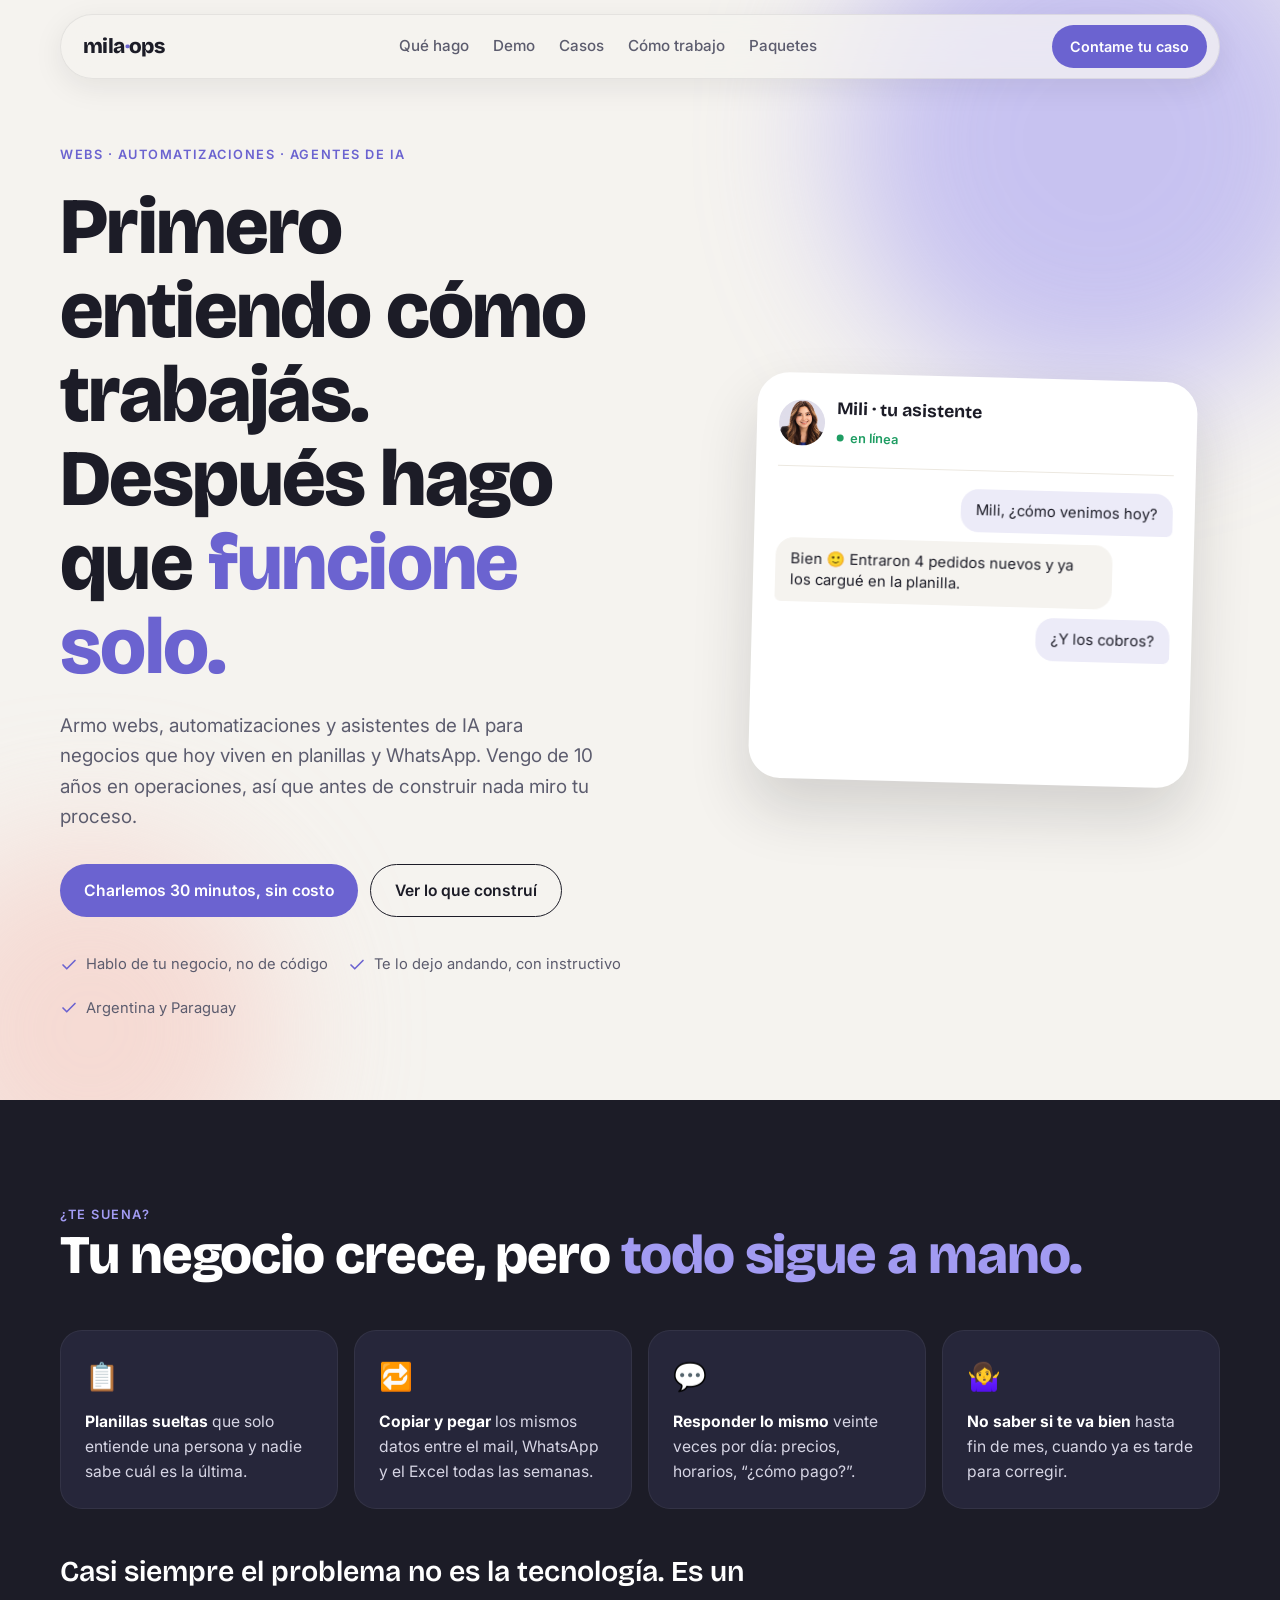
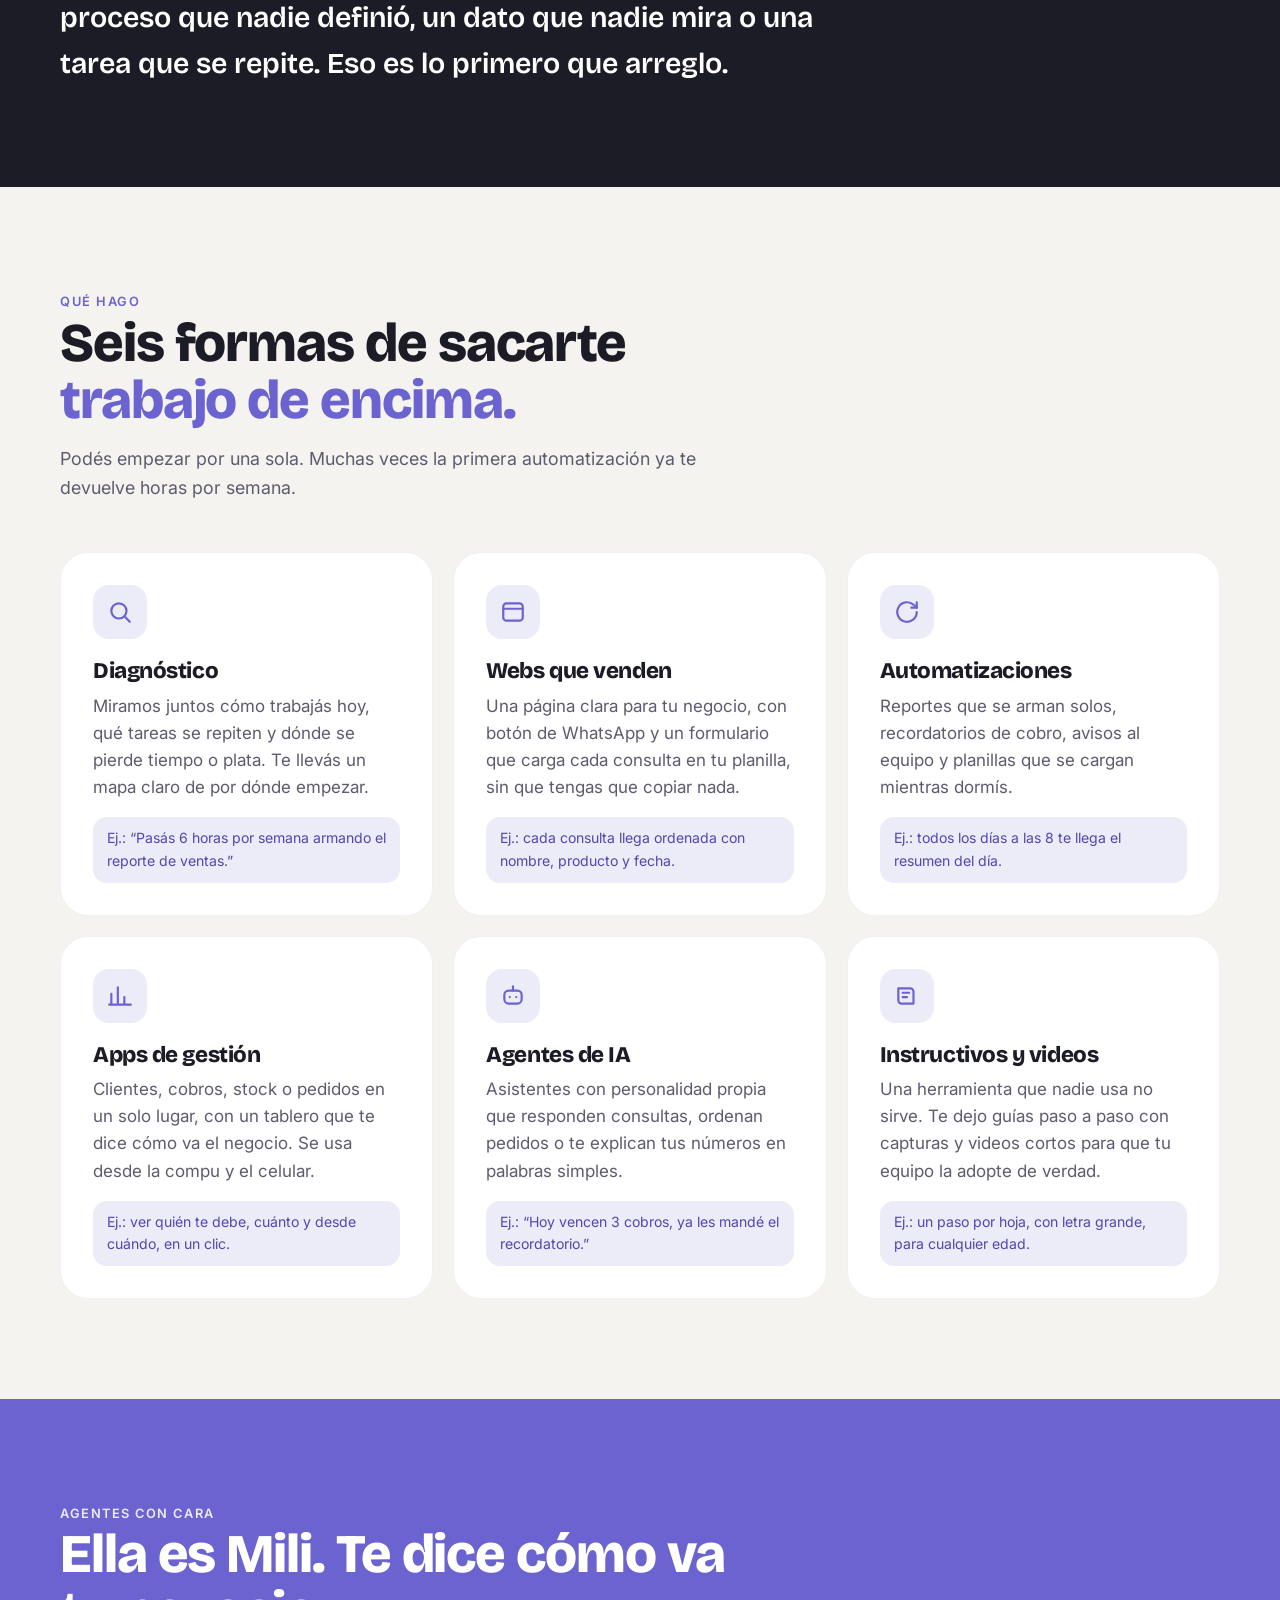
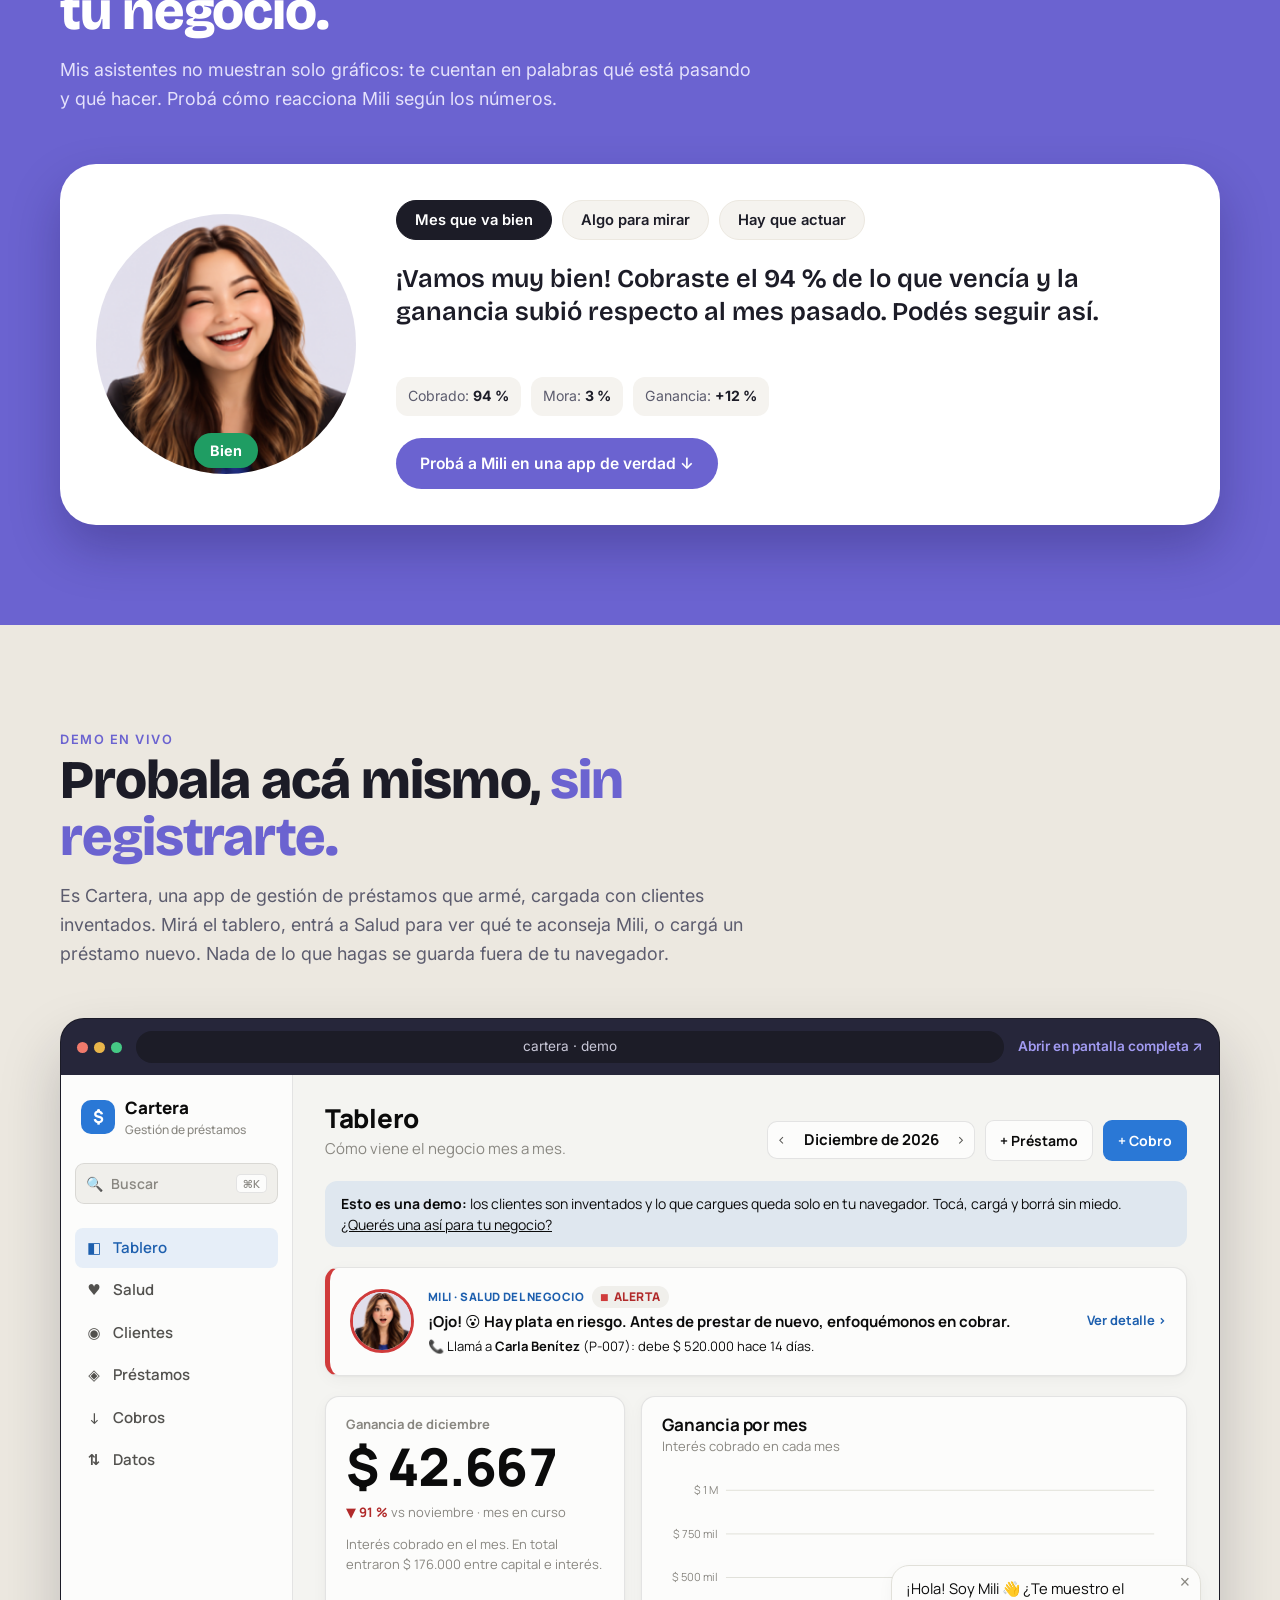
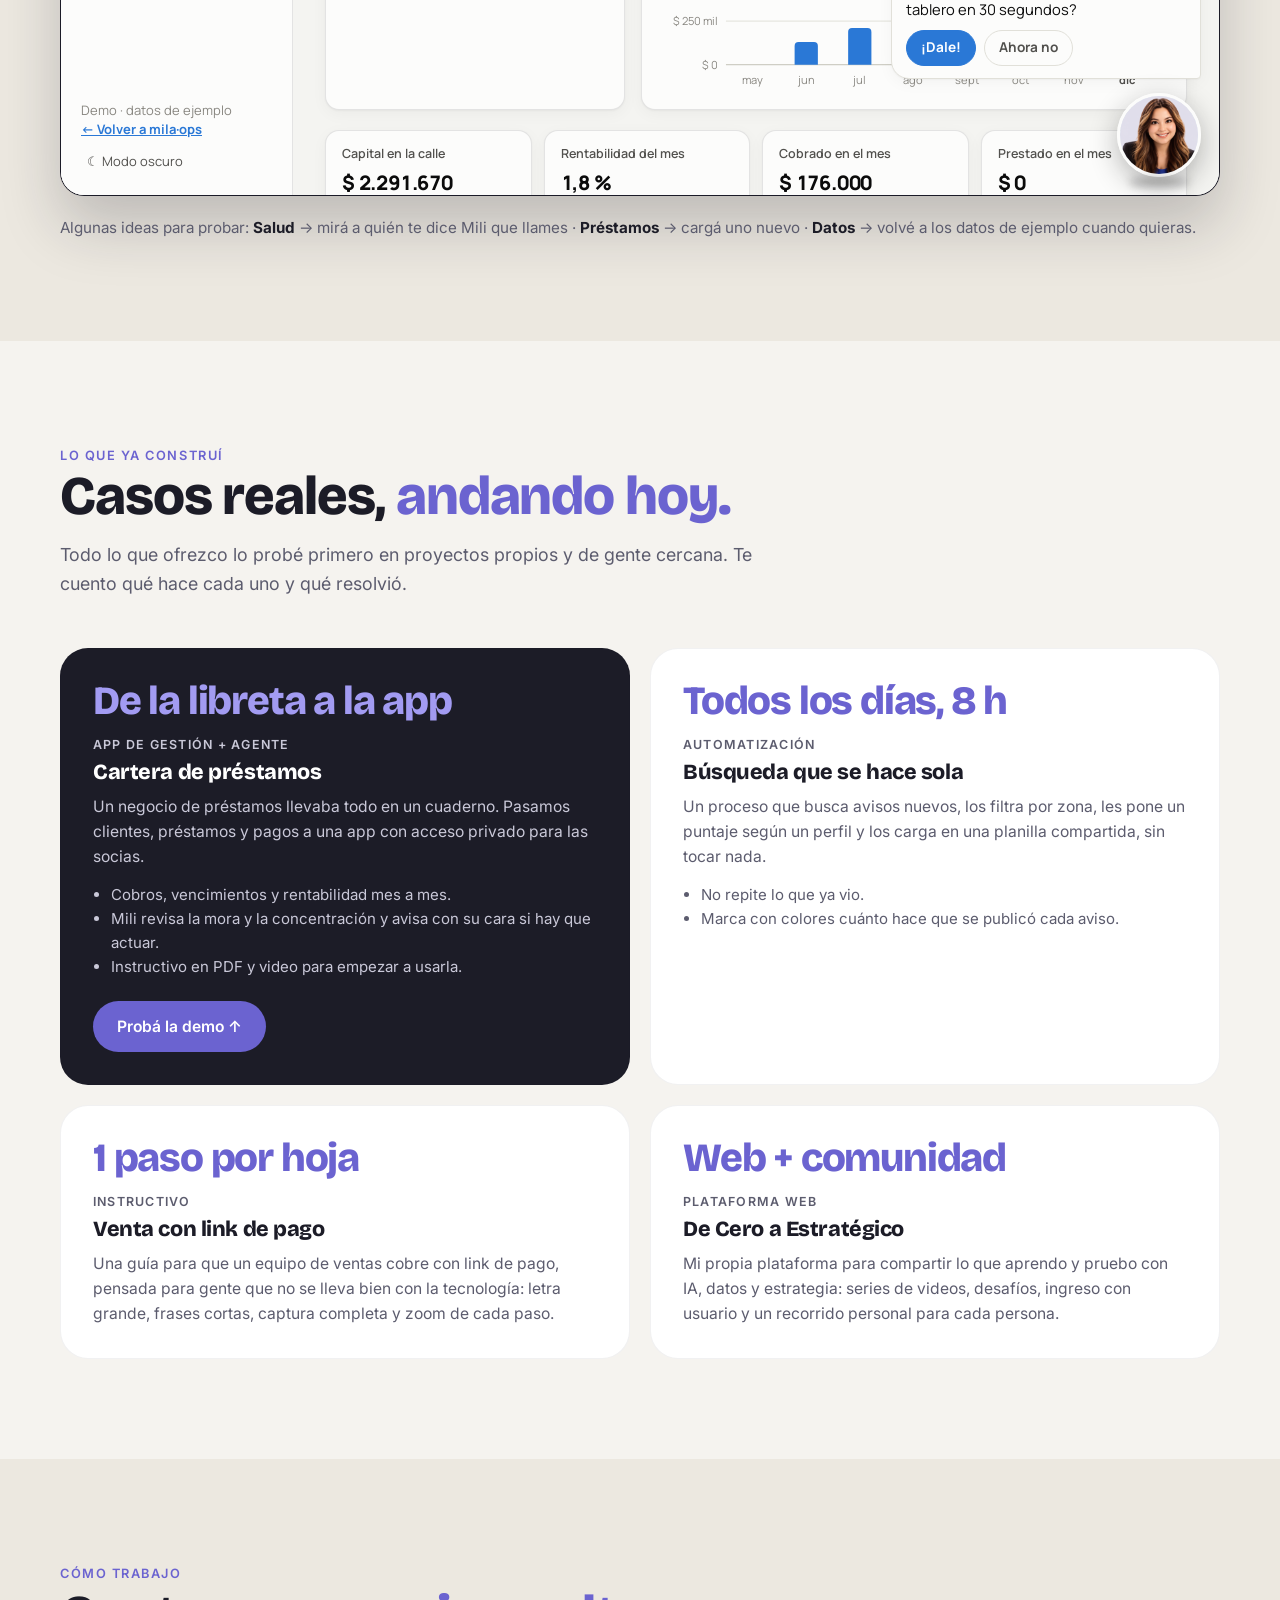
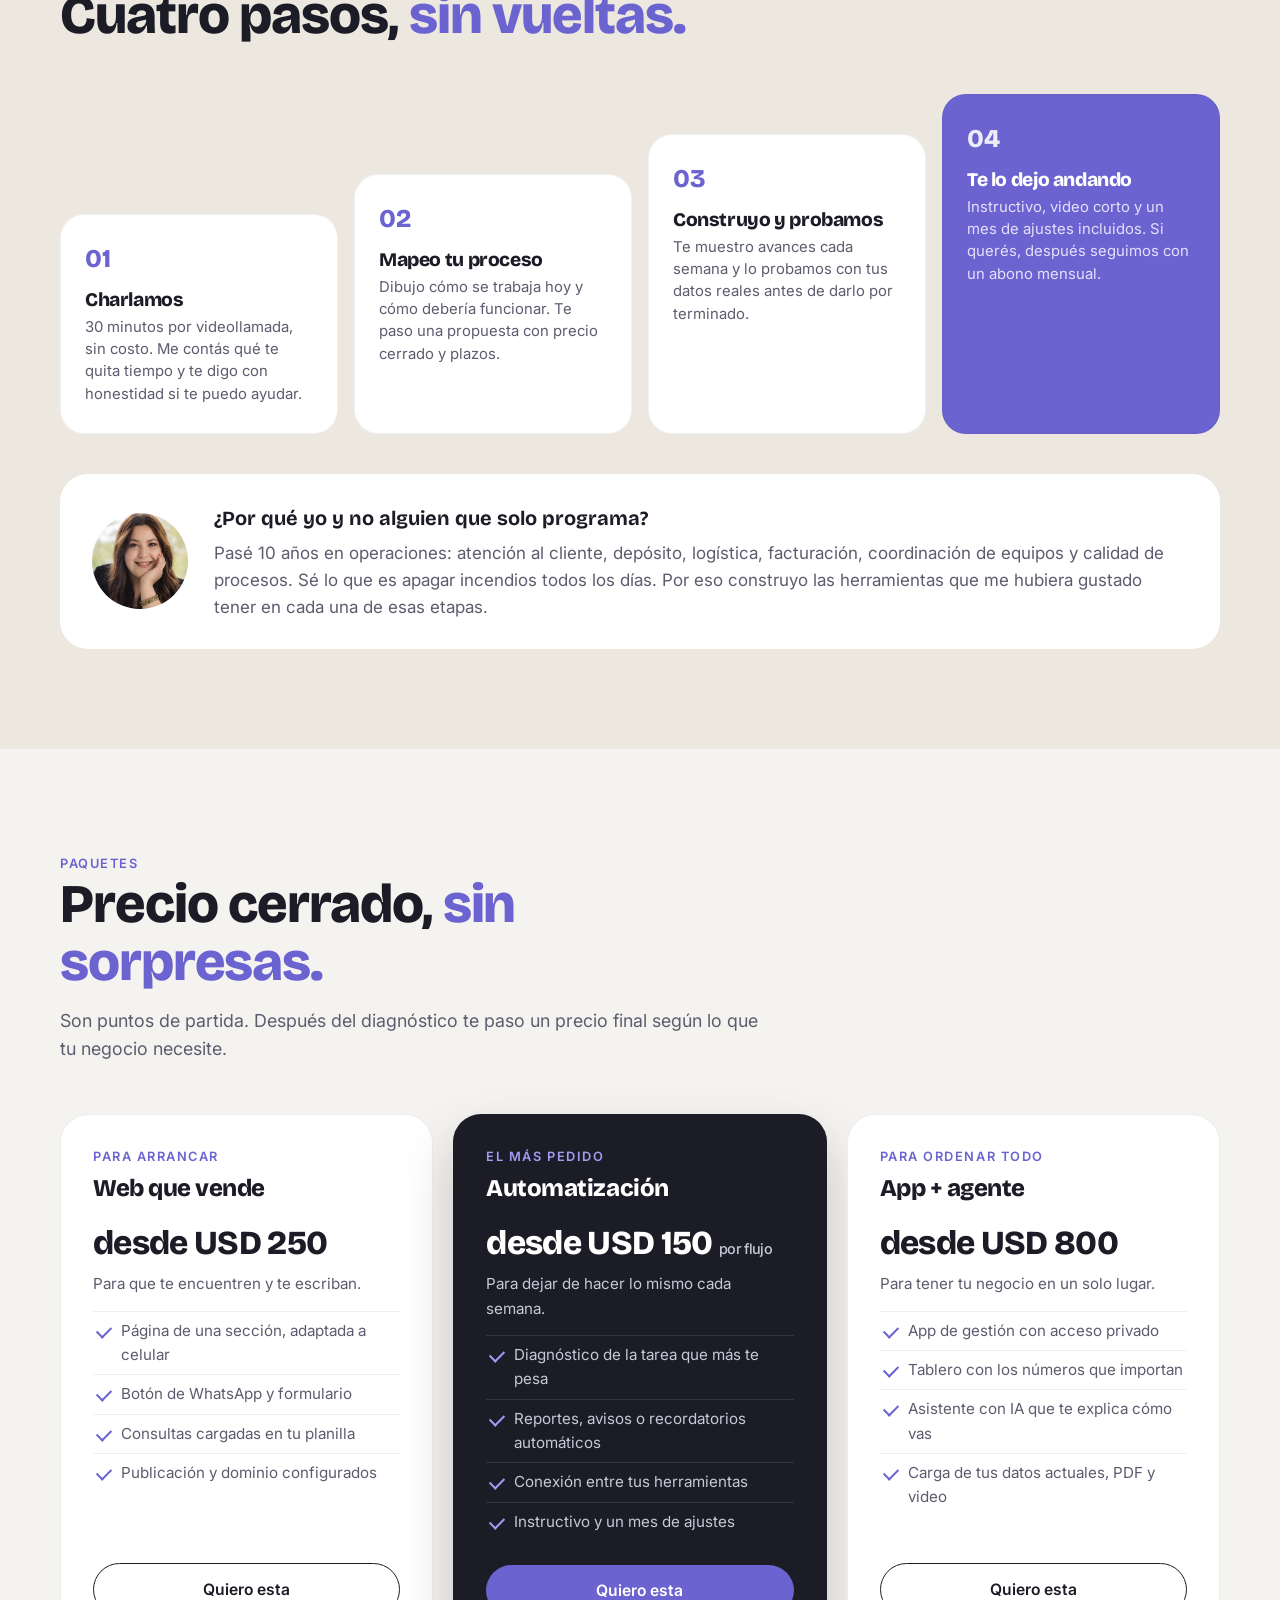
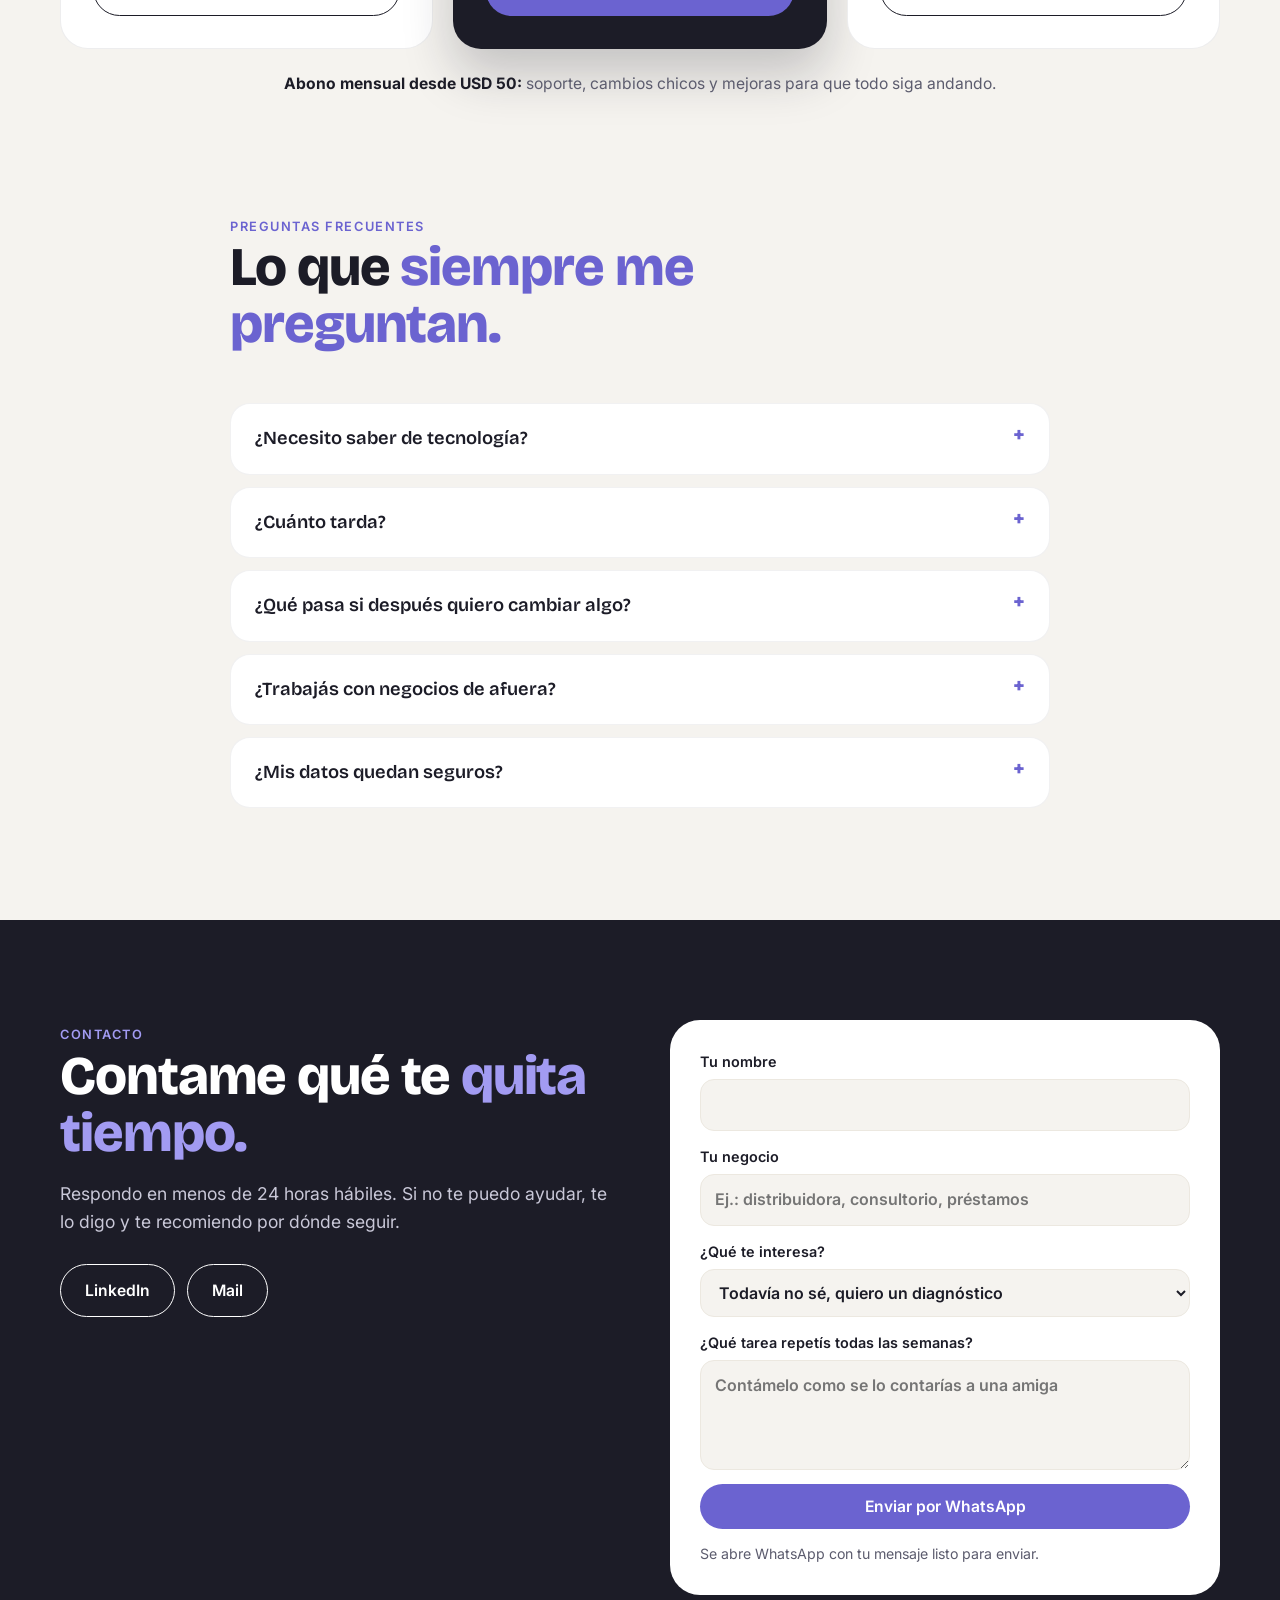
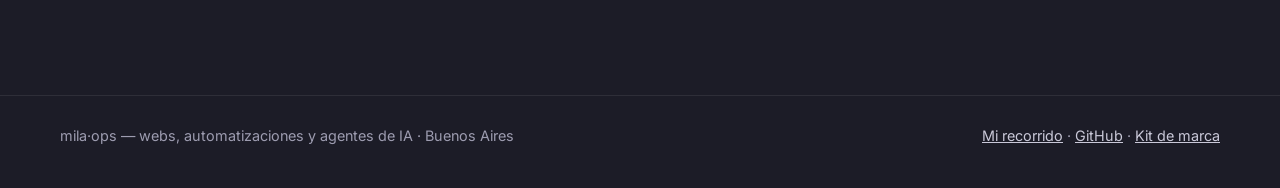
<file: index.html>
<!doctype html>
<html lang="es">
<head>
<meta charset="utf-8">
<meta name="viewport" content="width=device-width, initial-scale=1">
<title>Mila · Ops & IA — Webs, automatizaciones y agentes</title>
<meta name="description" content="Webs que venden, automatizaciones y agentes de IA para pymes. Primero entiendo cómo trabajás, después hago que funcione solo.">
<meta property="og:title" content="Mila · Ops & IA">
<meta property="og:description" content="Webs, automatizaciones y agentes de IA para negocios que viven en planillas y WhatsApp.">
<meta property="og:image" content="img/retrato.png">
<link rel="icon" href="data:image/svg+xml,%3Csvg xmlns='http://www.w3.org/2000/svg' viewBox='0 0 64 64'%3E%3Crect width='64' height='64' rx='18' fill='%236b63d0'/%3E%3Ctext x='32' y='44' font-family='Arial' font-weight='800' font-size='34' text-anchor='middle' fill='white'%3Em%3C/text%3E%3C/svg%3E">
<link rel="preconnect" href="https://fonts.googleapis.com">
<link rel="preconnect" href="https://fonts.gstatic.com" crossorigin>
<link href="https://fonts.googleapis.com/css2?family=Bricolage+Grotesque:opsz,wght@12..96,600;12..96,800&family=Inter:wght@400;500;600&display=swap" rel="stylesheet">
<style>
  :root{
    --crema:#f5f3ef; --crema-2:#ece8e0; --tinta:#1c1c27; --gris:#5c5c6e;
    --violeta:#6b63d0; --violeta-osc:#4f47b3; --lila:#a29bf2; --lila-suave:#ecebf8; --coral:#f07a6c;
    --verde:#1f9d63; --ambar:#c98a12;
    --radio:28px;
    --display:"Bricolage Grotesque","Inter",system-ui,sans-serif;
    --texto:"Inter",system-ui,-apple-system,sans-serif;
  }
  *{box-sizing:border-box}
  html{scroll-behavior:smooth}
  body{margin:0;background:var(--crema);color:var(--tinta);font-family:var(--texto);font-size:17px;line-height:1.6;-webkit-font-smoothing:antialiased;overflow-x:hidden}
  img{max-width:100%;display:block}
  a{color:inherit}
  .contenedor{width:min(1160px,100% - 40px);margin-inline:auto}
  h1,h2,h3{font-family:var(--display);line-height:1.05;letter-spacing:-.02em;margin:0}
  h2{font-size:clamp(2.1rem,5vw,3.4rem);font-weight:800}
  h2 em,h1 em{font-style:normal;color:var(--violeta)}
  .etiqueta{display:inline-block;font-size:.8rem;font-weight:600;letter-spacing:.12em;text-transform:uppercase;color:var(--violeta)}
  section{padding:100px 0;scroll-margin-top:20px}
  .cabecera{max-width:700px;margin-bottom:50px}
  .cabecera p{color:var(--gris);font-size:1.12rem;margin:16px 0 0}

  /* Menú */
  .menu{position:fixed;top:14px;left:50%;transform:translateX(-50%);z-index:50;width:min(1160px,100% - 24px);
    display:flex;align-items:center;justify-content:space-between;gap:16px;padding:10px 12px 10px 22px;border-radius:999px;
    background:rgba(245,243,239,.75);backdrop-filter:blur(14px) saturate(1.4);-webkit-backdrop-filter:blur(14px) saturate(1.4);
    border:1px solid rgba(28,28,39,.08);box-shadow:0 8px 30px rgba(28,28,39,.08)}
  .marca{font-family:var(--display);font-weight:800;font-size:1.3rem;text-decoration:none;letter-spacing:-.03em;white-space:nowrap}
  .marca span{color:var(--violeta)}
  .menu nav{display:flex;gap:24px}
  .menu nav a{text-decoration:none;font-size:.95rem;font-weight:500;color:var(--gris)}
  .menu nav a:hover{color:var(--tinta)}
  .boton{display:inline-flex;align-items:center;justify-content:center;gap:8px;padding:13px 24px;border-radius:999px;font-weight:600;font-size:.98rem;text-decoration:none;border:0;cursor:pointer;font-family:inherit;transition:transform .2s ease,background .2s ease}
  .boton:hover{transform:translateY(-2px)}
  .boton-violeta{background:var(--violeta);color:#fff}
  .boton-violeta:hover{background:var(--violeta-osc)}
  .boton-borde{background:transparent;border:1.5px solid var(--tinta);color:var(--tinta)}
  .boton-chico{padding:10px 18px;font-size:.9rem}

  /* Portada */
  .portada{position:relative;min-height:100svh;display:flex;align-items:center;padding:140px 0 80px;overflow:hidden}
  .portada::before,.portada::after{content:"";position:absolute;border-radius:50%;filter:blur(70px);opacity:.55;z-index:0}
  .portada::before{width:520px;height:520px;background:var(--lila);top:-120px;right:-80px}
  .portada::after{width:380px;height:380px;background:#f6c6bd;bottom:-120px;left:-100px}
  .portada .contenedor{position:relative;z-index:1;display:grid;grid-template-columns:minmax(0,1.1fr) minmax(0,.9fr);gap:60px;align-items:center}
  .portada h1{font-size:clamp(2.6rem,6.4vw,5rem);font-weight:800;margin:18px 0 22px}
  .portada p.bajada{font-size:1.18rem;color:var(--gris);max-width:540px;margin:0 0 32px}
  .acciones{display:flex;flex-wrap:wrap;gap:12px}
  .sellos{display:flex;flex-wrap:wrap;gap:20px;margin-top:36px;color:var(--gris);font-size:.92rem}
  .sellos span{display:inline-flex;align-items:center;gap:8px}
  .sellos svg{width:18px;height:18px;color:var(--violeta);flex:none}

  /* Chat de Mili en la portada */
  .chat{background:#fff;border-radius:32px;padding:22px;box-shadow:0 30px 60px rgba(28,28,39,.16);transform:rotate(1.5deg);max-width:440px;justify-self:center;width:100%}
  .chat-cab{display:flex;align-items:center;gap:12px;padding-bottom:16px;border-bottom:1px solid var(--crema-2)}
  .chat-cab img{width:46px;height:46px;border-radius:50%;object-fit:cover}
  .chat-cab b{display:block;font-family:var(--display);font-size:1.1rem}
  .chat-cab small{color:var(--verde);font-weight:600;font-size:.8rem}
  .chat-cab small::before{content:"";display:inline-block;width:7px;height:7px;border-radius:50%;background:var(--verde);margin-right:6px;vertical-align:1px}
  .mensajes{display:flex;flex-direction:column;gap:10px;padding:18px 0 6px;min-height:290px}
  .msj{max-width:85%;padding:11px 15px;border-radius:18px;font-size:.93rem;line-height:1.4;animation:aparece .35s ease both}
  .msj.cliente{align-self:flex-end;background:var(--lila-suave);border-bottom-right-radius:6px}
  .msj.mili{align-self:flex-start;background:var(--crema);border-bottom-left-radius:6px}
  .msj.escribe{color:var(--gris);font-style:italic}
  @keyframes aparece{from{opacity:0;transform:translateY(8px)}to{opacity:1;transform:none}}

  /* ¿Te pasa esto? */
  .dolor{background:var(--tinta);color:#fff}
  .dolor .etiqueta{color:var(--lila)}
  .dolor h2{color:#fff}
  .dolor h2 em{color:var(--lila)}
  .dolores{display:grid;grid-template-columns:repeat(4,1fr);gap:16px;margin-top:46px}
  .dolor-item{background:#26263a;border-radius:22px;padding:24px;border:1px solid rgba(255,255,255,.06)}
  .dolor-item .emoji{font-size:1.7rem}
  .dolor-item p{margin:10px 0 0;color:#d6d5e4;font-size:.98rem}
  .dolor-item b{color:#fff}
  .dolor .remate{margin:40px 0 0;font-family:var(--display);font-size:clamp(1.3rem,2.6vw,1.8rem);font-weight:600;color:#fff;max-width:760px}

  /* Servicios */
  .grilla{display:grid;grid-template-columns:repeat(3,1fr);gap:20px}
  .tarjeta{background:#fff;border-radius:var(--radio);padding:32px;border:1px solid rgba(28,28,39,.06);transition:transform .25s ease,box-shadow .25s ease;display:flex;flex-direction:column}
  .tarjeta:hover{transform:translateY(-4px);box-shadow:0 18px 40px rgba(28,28,39,.08)}
  .icono{width:54px;height:54px;border-radius:16px;background:var(--lila-suave);display:grid;place-items:center;margin-bottom:20px;color:var(--violeta)}
  .icono svg{width:26px;height:26px}
  .tarjeta h3{font-size:1.4rem;font-weight:800;margin-bottom:10px}
  .tarjeta p{margin:0;color:var(--gris);flex:1}
  .tarjeta .ejemplo{margin-top:16px;font-size:.88rem;color:var(--violeta-osc);background:var(--lila-suave);border-radius:14px;padding:10px 14px}

  /* Demo de Mili */
  .demo{background:var(--violeta);color:#fff}
  .demo .etiqueta{color:var(--lila-suave)}
  .demo h2{color:#fff}
  .demo .cabecera p{color:#e4e1fb}
  .demo-caja{display:grid;grid-template-columns:260px 1fr;gap:40px;align-items:center;background:#fff;color:var(--tinta);border-radius:36px;padding:36px;box-shadow:0 24px 50px rgba(20,16,70,.28)}
  .cara{position:relative}
  .cara img{width:100%;border-radius:50%;aspect-ratio:1;object-fit:cover;transition:opacity .25s ease}
  .estado{position:absolute;bottom:6px;left:50%;transform:translateX(-50%);padding:6px 16px;border-radius:999px;font-weight:700;font-size:.9rem;color:#fff;white-space:nowrap}
  .opciones{display:flex;flex-wrap:wrap;gap:10px;margin-bottom:22px}
  .opcion{border:1.5px solid var(--crema-2);background:var(--crema);border-radius:999px;padding:10px 18px;font:600 .92rem var(--texto);cursor:pointer;color:var(--tinta)}
  .opcion[aria-pressed="true"]{background:var(--tinta);color:#fff;border-color:var(--tinta)}
  .lectura{font-family:var(--display);font-size:clamp(1.25rem,2.4vw,1.6rem);font-weight:600;line-height:1.3;margin:0 0 16px;min-height:3.9em}
  .datos-demo{display:flex;flex-wrap:wrap;gap:10px}
  .datos-demo span{background:var(--crema);border-radius:12px;padding:8px 12px;font-size:.88rem;color:var(--gris)}
  .datos-demo b{color:var(--tinta)}

  /* Demo en vivo */
  .en-vivo{background:var(--crema-2)}
  .ventana{background:#1c1c27;border-radius:24px;overflow:hidden;box-shadow:0 30px 60px rgba(28,28,39,.22);border:1px solid rgba(28,28,39,.1)}
  .ventana-barra{display:flex;align-items:center;gap:14px;padding:12px 16px;background:#26263a;color:#c9c8d8;font-size:.85rem}
  .puntos{display:flex;gap:6px}
  .puntos i{width:11px;height:11px;border-radius:50%;background:#f07a6c}
  .puntos i:nth-child(2){background:#e8b54a}
  .puntos i:nth-child(3){background:#45c985}
  .url{flex:1;background:#1c1c27;border-radius:999px;padding:5px 14px;text-align:center;overflow:hidden;white-space:nowrap;text-overflow:ellipsis}
  .abrir{color:var(--lila);font-weight:600;text-decoration:none;white-space:nowrap}
  .abrir:hover{text-decoration:underline}
  .ventana iframe{display:block;width:100%;height:min(760px,80vh);border:0;background:#fff}
  .nota-demo{margin:20px 0 0;color:var(--gris);font-size:.95rem}
  .nota-demo b{color:var(--tinta)}

  /* Casos */
  .casos .grilla{grid-template-columns:repeat(2,1fr)}
  .caso{background:#fff;border-radius:var(--radio);padding:32px;border:1px solid rgba(28,28,39,.06);display:flex;flex-direction:column}
  .caso .dato{font-family:var(--display);font-weight:800;font-size:2.5rem;letter-spacing:-.03em;color:var(--violeta);line-height:1}
  .caso .tipo{font-size:.78rem;font-weight:600;letter-spacing:.1em;text-transform:uppercase;color:var(--gris);margin:14px 0 6px}
  .caso h3{font-size:1.35rem;font-weight:800;margin-bottom:10px}
  .caso p{margin:0;color:var(--gris);font-size:.98rem}
  .caso ul{margin:14px 0 0;padding-left:18px;color:var(--gris);font-size:.94rem}
  .caso.oscuro{background:var(--tinta);color:#fff}
  .caso.oscuro .dato{color:var(--lila)}
  .caso.oscuro p,.caso.oscuro .tipo,.caso.oscuro ul{color:#c9c8d8}

  /* Cómo trabajo */
  .proceso{background:var(--crema-2)}
  .pasos{display:grid;grid-template-columns:repeat(4,1fr);gap:16px;align-items:end;counter-reset:paso}
  .paso{background:#fff;border-radius:24px;padding:24px;border:1px solid rgba(28,28,39,.06)}
  .paso:nth-child(1){min-height:220px}.paso:nth-child(2){min-height:260px}.paso:nth-child(3){min-height:300px}
  .paso:nth-child(4){min-height:340px;background:var(--violeta);color:#fff}
  .paso:nth-child(4) p{color:#e4e1fb}
  .paso::before{counter-increment:paso;content:"0" counter(paso);font-family:var(--display);font-weight:800;font-size:1.6rem;color:var(--violeta)}
  .paso:nth-child(4)::before{color:var(--lila-suave)}
  .paso h3{font-size:1.2rem;font-weight:800;margin:10px 0 6px}
  .paso p{margin:0;color:var(--gris);font-size:.93rem;line-height:1.5}
  .diferencia{margin-top:40px;display:grid;grid-template-columns:auto 1fr;gap:26px;align-items:center;background:#fff;border-radius:var(--radio);padding:28px 32px}
  .diferencia img{width:96px;height:96px;border-radius:50%;object-fit:cover}
  .diferencia p{margin:0;color:var(--gris)}
  .diferencia b{color:var(--tinta);font-family:var(--display);font-size:1.25rem;display:block;margin-bottom:6px}

  /* Paquetes */
  .paquetes{display:grid;grid-template-columns:repeat(3,1fr);gap:20px;align-items:stretch}
  .paquete{background:#fff;border-radius:var(--radio);padding:32px;border:1px solid rgba(28,28,39,.08);display:flex;flex-direction:column}
  .paquete.destacado{background:var(--tinta);color:#fff;transform:translateY(-10px);box-shadow:0 26px 50px rgba(28,28,39,.22)}
  .paquete .nombre{font-size:.8rem;font-weight:600;letter-spacing:.12em;text-transform:uppercase;color:var(--violeta)}
  .paquete.destacado .nombre{color:var(--lila)}
  .paquete h3{font-size:1.5rem;font-weight:800;margin:8px 0 6px}
  .paquete .precio{font-family:var(--display);font-weight:800;font-size:2.1rem;letter-spacing:-.02em;margin:10px 0 2px}
  .paquete .precio small{font-family:var(--texto);font-size:.9rem;font-weight:500;color:var(--gris)}
  .paquete.destacado .precio small,.paquete.destacado p,.paquete.destacado li{color:#c9c8d8}
  .paquete p{margin:0 0 14px;color:var(--gris);font-size:.95rem}
  .paquete ul{list-style:none;padding:0;margin:0 0 24px;flex:1}
  .paquete li{padding:7px 0 7px 28px;position:relative;font-size:.95rem;color:var(--gris);border-top:1px solid rgba(28,28,39,.07)}
  .paquete.destacado li{border-color:rgba(255,255,255,.1)}
  .paquete li::before{content:"";position:absolute;left:4px;top:14px;width:12px;height:7px;border-left:2px solid var(--violeta);border-bottom:2px solid var(--violeta);transform:rotate(-45deg)}
  .paquete.destacado li::before{border-color:var(--lila)}
  .paquete.destacado .boton-borde{border-color:#fff;color:#fff}
  .abono{margin-top:22px;text-align:center;color:var(--gris);font-size:.98rem}
  .abono b{color:var(--tinta)}

  /* Preguntas */
  .preguntas{max-width:820px}
  details{background:#fff;border-radius:20px;padding:20px 24px;margin-bottom:12px;border:1px solid rgba(28,28,39,.06)}
  summary{cursor:pointer;font-family:var(--display);font-weight:600;font-size:1.15rem;list-style:none;display:flex;justify-content:space-between;gap:16px}
  summary::-webkit-details-marker{display:none}
  summary::after{content:"+";color:var(--violeta);font-weight:800;font-size:1.4rem;line-height:1}
  details[open] summary::after{content:"–"}
  details p{margin:12px 0 0;color:var(--gris)}

  /* Contacto */
  .contacto{background:var(--tinta);color:#fff}
  .contacto .etiqueta{color:var(--lila)}
  .contacto h2{color:#fff}
  .contacto h2 em{color:var(--lila)}
  .contacto-grid{display:grid;grid-template-columns:1fr 1fr;gap:60px;align-items:start}
  .contacto-grid > div > p{color:#c9c8d8;font-size:1.1rem;margin:18px 0 28px}
  .formulario{background:#fff;color:var(--tinta);border-radius:30px;padding:30px;display:grid;gap:14px}
  .formulario label{font-weight:600;font-size:.9rem;display:grid;gap:6px}
  .formulario input,.formulario textarea,.formulario select{font:inherit;font-size:16px;padding:12px 14px;border-radius:14px;border:1.5px solid var(--crema-2);background:var(--crema);color:var(--tinta);width:100%}
  .formulario textarea{min-height:110px;resize:vertical}
  .formulario input:focus,.formulario textarea:focus,.formulario select:focus{outline:none;border-color:var(--violeta)}
  .formulario small{color:var(--gris)}
  .contacto .boton-borde{border-color:#fff;color:#fff}

  footer{background:var(--tinta);color:#9d9cb0;padding:28px 0 40px;font-size:.9rem;border-top:1px solid rgba(255,255,255,.08)}
  footer .contenedor{display:flex;justify-content:space-between;gap:16px;flex-wrap:wrap}
  footer a{color:#c9c8d8}

  .revelar{opacity:0;transform:translateY(24px);transition:opacity .6s ease,transform .6s ease}
  .revelar.visible{opacity:1;transform:none}
  @media (prefers-reduced-motion:reduce){.revelar{opacity:1;transform:none;transition:none}.msj{animation:none}html{scroll-behavior:auto}}

  @media (max-width:980px){
    .menu nav{display:none}
    .portada .contenedor,.contacto-grid{grid-template-columns:1fr;gap:44px}
    .grilla,.paquetes{grid-template-columns:1fr 1fr}
    .dolores{grid-template-columns:1fr 1fr}
    .pasos{grid-template-columns:1fr 1fr}
    .paso{min-height:0!important}
    .paquete.destacado{transform:none}
  }
  @media (max-width:640px){
    .contenedor{width:calc(100% - 32px)}
    section{padding:72px 0}
    .portada{padding:120px 0 60px}
    .grilla,.casos .grilla,.paquetes,.dolores,.pasos{grid-template-columns:1fr}
    .demo-caja{grid-template-columns:1fr;padding:24px;gap:24px}
    .cara{width:200px;margin:0 auto}
    .diferencia{grid-template-columns:1fr;text-align:center}
    .diferencia img{margin:0 auto}
    .chat{transform:none}
    .menu{padding-left:18px}
    .marca{font-size:1.15rem}
    .tarjeta,.caso,.paquete{padding:26px}
    .ventana{border-radius:18px}
    .ventana-barra .url{display:none}
    .ventana-barra{justify-content:space-between}
    .ventana iframe{height:640px}
  }
</style>
</head>
<body>

<header class="menu">
  <a class="marca" href="#inicio">mila<span>·</span>ops</a>
  <nav aria-label="Secciones">
    <a href="#servicios">Qué hago</a>
    <a href="#demo">Demo</a>
    <a href="#casos">Casos</a>
    <a href="#proceso">Cómo trabajo</a>
    <a href="#paquetes">Paquetes</a>
  </nav>
  <a class="boton boton-violeta boton-chico" href="#contacto">Contame tu caso</a>
</header>

<main>
<!-- Portada -->
<section class="portada" id="inicio">
  <div class="contenedor">
    <div>
      <span class="etiqueta">Webs · Automatizaciones · Agentes de IA</span>
      <h1>Primero entiendo cómo trabajás. Después hago que <em>funcione solo.</em></h1>
      <p class="bajada">Armo webs, automatizaciones y asistentes de IA para negocios que hoy viven en planillas y WhatsApp. Vengo de 10 años en operaciones, así que antes de construir nada miro tu proceso.</p>
      <div class="acciones">
        <a class="boton boton-violeta" href="#contacto">Charlemos 30 minutos, sin costo</a>
        <a class="boton boton-borde" href="#casos">Ver lo que construí</a>
      </div>
      <div class="sellos">
        <span><svg viewBox="0 0 24 24" fill="none" stroke="currentColor" stroke-width="2.2" stroke-linecap="round" stroke-linejoin="round"><path d="M20 6 9 17l-5-5"/></svg>Hablo de tu negocio, no de código</span>
        <span><svg viewBox="0 0 24 24" fill="none" stroke="currentColor" stroke-width="2.2" stroke-linecap="round" stroke-linejoin="round"><path d="M20 6 9 17l-5-5"/></svg>Te lo dejo andando, con instructivo</span>
        <span><svg viewBox="0 0 24 24" fill="none" stroke="currentColor" stroke-width="2.2" stroke-linecap="round" stroke-linejoin="round"><path d="M20 6 9 17l-5-5"/></svg>Argentina y Paraguay</span>
      </div>
    </div>

    <div class="chat" aria-label="Ejemplo de conversación con un asistente">
      <div class="chat-cab">
        <img src="img/retrato.png" alt="Mili, la asistente">
        <div><b>Mili · tu asistente</b><small>en línea</small></div>
      </div>
      <div class="mensajes" id="mensajes" aria-live="polite"></div>
    </div>
  </div>
</section>

<!-- ¿Te pasa esto? -->
<section class="dolor">
  <div class="contenedor">
    <span class="etiqueta">¿Te suena?</span>
    <h2>Tu negocio crece, pero <em>todo sigue a mano.</em></h2>
    <div class="dolores">
      <div class="dolor-item revelar"><div class="emoji">📋</div><p><b>Planillas sueltas</b> que solo entiende una persona y nadie sabe cuál es la última.</p></div>
      <div class="dolor-item revelar"><div class="emoji">🔁</div><p><b>Copiar y pegar</b> los mismos datos entre el mail, WhatsApp y el Excel todas las semanas.</p></div>
      <div class="dolor-item revelar"><div class="emoji">💬</div><p><b>Responder lo mismo</b> veinte veces por día: precios, horarios, “¿cómo pago?”.</p></div>
      <div class="dolor-item revelar"><div class="emoji">🤷‍♀️</div><p><b>No saber si te va bien</b> hasta fin de mes, cuando ya es tarde para corregir.</p></div>
    </div>
    <p class="remate">Casi siempre el problema no es la tecnología. Es un proceso que nadie definió, un dato que nadie mira o una tarea que se repite. Eso es lo primero que arreglo.</p>
  </div>
</section>

<!-- Servicios -->
<section id="servicios">
  <div class="contenedor">
    <div class="cabecera">
      <span class="etiqueta">Qué hago</span>
      <h2>Seis formas de sacarte <em>trabajo de encima.</em></h2>
      <p>Podés empezar por una sola. Muchas veces la primera automatización ya te devuelve horas por semana.</p>
    </div>
    <div class="grilla">
      <article class="tarjeta revelar">
        <div class="icono"><svg viewBox="0 0 24 24" fill="none" stroke="currentColor" stroke-width="2" stroke-linecap="round" stroke-linejoin="round"><circle cx="11" cy="11" r="7"/><path d="m21 21-4.3-4.3"/></svg></div>
        <h3>Diagnóstico</h3>
        <p>Miramos juntos cómo trabajás hoy, qué tareas se repiten y dónde se pierde tiempo o plata. Te llevás un mapa claro de por dónde empezar.</p>
        <div class="ejemplo">Ej.: “Pasás 6 horas por semana armando el reporte de ventas.”</div>
      </article>
      <article class="tarjeta revelar">
        <div class="icono"><svg viewBox="0 0 24 24" fill="none" stroke="currentColor" stroke-width="2" stroke-linecap="round" stroke-linejoin="round"><rect x="3" y="4" width="18" height="16" rx="3"/><path d="M3 9h18"/></svg></div>
        <h3>Webs que venden</h3>
        <p>Una página clara para tu negocio, con botón de WhatsApp y un formulario que carga cada consulta en tu planilla, sin que tengas que copiar nada.</p>
        <div class="ejemplo">Ej.: cada consulta llega ordenada con nombre, producto y fecha.</div>
      </article>
      <article class="tarjeta revelar">
        <div class="icono"><svg viewBox="0 0 24 24" fill="none" stroke="currentColor" stroke-width="2" stroke-linecap="round" stroke-linejoin="round"><path d="M21 12a9 9 0 1 1-3-6.7L21 8"/><path d="M21 3v5h-5"/></svg></div>
        <h3>Automatizaciones</h3>
        <p>Reportes que se arman solos, recordatorios de cobro, avisos al equipo y planillas que se cargan mientras dormís.</p>
        <div class="ejemplo">Ej.: todos los días a las 8 te llega el resumen del día.</div>
      </article>
      <article class="tarjeta revelar">
        <div class="icono"><svg viewBox="0 0 24 24" fill="none" stroke="currentColor" stroke-width="2" stroke-linecap="round" stroke-linejoin="round"><path d="M4 20V10M10 20V4M16 20v-7M22 20H2"/></svg></div>
        <h3>Apps de gestión</h3>
        <p>Clientes, cobros, stock o pedidos en un solo lugar, con un tablero que te dice cómo va el negocio. Se usa desde la compu y el celular.</p>
        <div class="ejemplo">Ej.: ver quién te debe, cuánto y desde cuándo, en un clic.</div>
      </article>
      <article class="tarjeta revelar">
        <div class="icono"><svg viewBox="0 0 24 24" fill="none" stroke="currentColor" stroke-width="2" stroke-linecap="round" stroke-linejoin="round"><rect x="4" y="7" width="16" height="12" rx="4"/><path d="M12 7V3M9 13h.01M15 13h.01"/></svg></div>
        <h3>Agentes de IA</h3>
        <p>Asistentes con personalidad propia que responden consultas, ordenan pedidos o te explican tus números en palabras simples.</p>
        <div class="ejemplo">Ej.: “Hoy vencen 3 cobros, ya les mandé el recordatorio.”</div>
      </article>
      <article class="tarjeta revelar">
        <div class="icono"><svg viewBox="0 0 24 24" fill="none" stroke="currentColor" stroke-width="2" stroke-linecap="round" stroke-linejoin="round"><path d="M4 5h11a3 3 0 0 1 3 3v11H7a3 3 0 0 1-3-3z"/><path d="M8 9h6M8 13h4"/></svg></div>
        <h3>Instructivos y videos</h3>
        <p>Una herramienta que nadie usa no sirve. Te dejo guías paso a paso con capturas y videos cortos para que tu equipo la adopte de verdad.</p>
        <div class="ejemplo">Ej.: un paso por hoja, con letra grande, para cualquier edad.</div>
      </article>
    </div>
  </div>
</section>

<!-- Demo de Mili -->
<section class="demo" id="mili">
  <div class="contenedor">
    <div class="cabecera">
      <span class="etiqueta">Agentes con cara</span>
      <h2>Ella es Mili. Te dice cómo va tu negocio.</h2>
      <p>Mis asistentes no muestran solo gráficos: te cuentan en palabras qué está pasando y qué hacer. Probá cómo reacciona Mili según los números.</p>
    </div>
    <div class="demo-caja revelar">
      <div class="cara">
        <img id="cara-mili" src="img/risa.png" alt="Mili riéndose">
        <span class="estado" id="estado-mili" style="background:var(--verde)">Bien</span>
      </div>
      <div>
        <div class="opciones" role="group" aria-label="Elegí un escenario">
          <button class="opcion" aria-pressed="true" data-esc="bien">Mes que va bien</button>
          <button class="opcion" aria-pressed="false" data-esc="mirar">Algo para mirar</button>
          <button class="opcion" aria-pressed="false" data-esc="actuar">Hay que actuar</button>
        </div>
        <p class="lectura" id="lectura-mili"></p>
        <div class="datos-demo" id="datos-mili"></div>
        <a class="boton boton-violeta" style="margin-top:22px" href="#demo">Probá a Mili en una app de verdad ↓</a>
      </div>
    </div>
  </div>
</section>

<!-- Demo en vivo -->
<section class="en-vivo" id="demo">
  <div class="contenedor">
    <div class="cabecera">
      <span class="etiqueta">Demo en vivo</span>
      <h2>Probala acá mismo, <em>sin registrarte.</em></h2>
      <p>Es Cartera, una app de gestión de préstamos que armé, cargada con clientes inventados. Mirá el tablero, entrá a Salud para ver qué te aconseja Mili, o cargá un préstamo nuevo. Nada de lo que hagas se guarda fuera de tu navegador.</p>
    </div>
    <div class="ventana revelar">
      <div class="ventana-barra">
        <span class="puntos" aria-hidden="true"><i></i><i></i><i></i></span>
        <span class="url">cartera · demo</span>
        <a class="abrir" href="demo-cartera/" target="_blank" rel="noopener">Abrir en pantalla completa ↗</a>
      </div>
      <iframe src="demo-cartera/" title="Demo de Cartera, app de gestión de préstamos" loading="lazy"></iframe>
    </div>
    <p class="nota-demo">Algunas ideas para probar: <b>Salud</b> → mirá a quién te dice Mili que llames · <b>Préstamos</b> → cargá uno nuevo · <b>Datos</b> → volvé a los datos de ejemplo cuando quieras.</p>
  </div>
</section>

<!-- Casos -->
<section class="casos" id="casos">
  <div class="contenedor">
    <div class="cabecera">
      <span class="etiqueta">Lo que ya construí</span>
      <h2>Casos reales, <em>andando hoy.</em></h2>
      <p>Todo lo que ofrezco lo probé primero en proyectos propios y de gente cercana. Te cuento qué hace cada uno y qué resolvió.</p>
    </div>
    <div class="grilla">
      <article class="caso oscuro revelar">
        <div class="dato">De la libreta a la app</div>
        <div class="tipo">App de gestión + agente</div>
        <h3>Cartera de préstamos</h3>
        <p>Un negocio de préstamos llevaba todo en un cuaderno. Pasamos clientes, préstamos y pagos a una app con acceso privado para las socias.</p>
        <ul>
          <li>Cobros, vencimientos y rentabilidad mes a mes.</li>
          <li>Mili revisa la mora y la concentración y avisa con su cara si hay que actuar.</li>
          <li>Instructivo en PDF y video para empezar a usarla.</li>
        </ul>
        <a class="boton boton-violeta" style="margin-top:22px;align-self:flex-start" href="#demo">Probá la demo ↑</a>
      </article>
      <article class="caso revelar">
        <div class="dato">Todos los días, 8 h</div>
        <div class="tipo">Automatización</div>
        <h3>Búsqueda que se hace sola</h3>
        <p>Un proceso que busca avisos nuevos, los filtra por zona, les pone un puntaje según un perfil y los carga en una planilla compartida, sin tocar nada.</p>
        <ul>
          <li>No repite lo que ya vio.</li>
          <li>Marca con colores cuánto hace que se publicó cada aviso.</li>
        </ul>
      </article>
      <article class="caso revelar">
        <div class="dato">1 paso por hoja</div>
        <div class="tipo">Instructivo</div>
        <h3>Venta con link de pago</h3>
        <p>Una guía para que un equipo de ventas cobre con link de pago, pensada para gente que no se lleva bien con la tecnología: letra grande, frases cortas, captura completa y zoom de cada paso.</p>
      </article>
      <article class="caso revelar">
        <div class="dato">Web + comunidad</div>
        <div class="tipo">Plataforma web</div>
        <h3>De Cero a Estratégico</h3>
        <p>Mi propia plataforma para compartir lo que aprendo y pruebo con IA, datos y estrategia: series de videos, desafíos, ingreso con usuario y un recorrido personal para cada persona.</p>
      </article>
    </div>
  </div>
</section>

<!-- Cómo trabajo -->
<section class="proceso" id="proceso">
  <div class="contenedor">
    <div class="cabecera">
      <span class="etiqueta">Cómo trabajo</span>
      <h2>Cuatro pasos, <em>sin vueltas.</em></h2>
    </div>
    <div class="pasos">
      <div class="paso revelar"><h3>Charlamos</h3><p>30 minutos por videollamada, sin costo. Me contás qué te quita tiempo y te digo con honestidad si te puedo ayudar.</p></div>
      <div class="paso revelar"><h3>Mapeo tu proceso</h3><p>Dibujo cómo se trabaja hoy y cómo debería funcionar. Te paso una propuesta con precio cerrado y plazos.</p></div>
      <div class="paso revelar"><h3>Construyo y probamos</h3><p>Te muestro avances cada semana y lo probamos con tus datos reales antes de darlo por terminado.</p></div>
      <div class="paso revelar"><h3>Te lo dejo andando</h3><p>Instructivo, video corto y un mes de ajustes incluidos. Si querés, después seguimos con un abono mensual.</p></div>
    </div>
    <div class="diferencia revelar">
      <img src="img/mila.jpg" alt="Foto de Mila">
      <div>
        <b>¿Por qué yo y no alguien que solo programa?</b>
        <p>Pasé 10 años en operaciones: atención al cliente, depósito, logística, facturación, coordinación de equipos y calidad de procesos. Sé lo que es apagar incendios todos los días. Por eso construyo las herramientas que me hubiera gustado tener en cada una de esas etapas.</p>
      </div>
    </div>
  </div>
</section>

<!-- Paquetes -->
<section id="paquetes">
  <div class="contenedor">
    <div class="cabecera">
      <span class="etiqueta">Paquetes</span>
      <h2>Precio cerrado, <em>sin sorpresas.</em></h2>
      <p>Son puntos de partida. Después del diagnóstico te paso un precio final según lo que tu negocio necesite.</p>
    </div>
    <div class="paquetes">
      <article class="paquete revelar">
        <span class="nombre">Para arrancar</span>
        <h3>Web que vende</h3>
        <div class="precio">desde USD 250</div>
        <p>Para que te encuentren y te escriban.</p>
        <ul>
          <li>Página de una sección, adaptada a celular</li>
          <li>Botón de WhatsApp y formulario</li>
          <li>Consultas cargadas en tu planilla</li>
          <li>Publicación y dominio configurados</li>
        </ul>
        <a class="boton boton-borde" href="#contacto">Quiero esta</a>
      </article>
      <article class="paquete destacado revelar">
        <span class="nombre">El más pedido</span>
        <h3>Automatización</h3>
        <div class="precio">desde USD 150 <small>por flujo</small></div>
        <p>Para dejar de hacer lo mismo cada semana.</p>
        <ul>
          <li>Diagnóstico de la tarea que más te pesa</li>
          <li>Reportes, avisos o recordatorios automáticos</li>
          <li>Conexión entre tus herramientas</li>
          <li>Instructivo y un mes de ajustes</li>
        </ul>
        <a class="boton boton-violeta" href="#contacto">Quiero esta</a>
      </article>
      <article class="paquete revelar">
        <span class="nombre">Para ordenar todo</span>
        <h3>App + agente</h3>
        <div class="precio">desde USD 800</div>
        <p>Para tener tu negocio en un solo lugar.</p>
        <ul>
          <li>App de gestión con acceso privado</li>
          <li>Tablero con los números que importan</li>
          <li>Asistente con IA que te explica cómo vas</li>
          <li>Carga de tus datos actuales, PDF y video</li>
        </ul>
        <a class="boton boton-borde" href="#contacto">Quiero esta</a>
      </article>
    </div>
    <p class="abono"><b>Abono mensual desde USD 50:</b> soporte, cambios chicos y mejoras para que todo siga andando.</p>
  </div>
</section>

<!-- Preguntas -->
<section style="padding-top:0">
  <div class="contenedor preguntas">
    <div class="cabecera">
      <span class="etiqueta">Preguntas frecuentes</span>
      <h2>Lo que <em>siempre me preguntan.</em></h2>
    </div>
    <details><summary>¿Necesito saber de tecnología?</summary><p>No. Vos me contás cómo trabajás y yo me ocupo del resto. Todo lo que te entrego viene con un instructivo pensado para que lo use cualquiera de tu equipo.</p></details>
    <details><summary>¿Cuánto tarda?</summary><p>Una web o una automatización, entre una y dos semanas. Una app con agente, entre tres y seis, según cuántos datos haya que ordenar.</p></details>
    <details><summary>¿Qué pasa si después quiero cambiar algo?</summary><p>El primer mes de ajustes está incluido. Después podés seguir con el abono mensual o pedirme cambios puntuales.</p></details>
    <details><summary>¿Trabajás con negocios de afuera?</summary><p>Sí. Trabajo con Argentina y Paraguay, todo a distancia, y las apps pueden manejar pesos, guaraníes o dólares.</p></details>
    <details><summary>¿Mis datos quedan seguros?</summary><p>Tus datos son tuyos. Las apps tienen ingreso privado, solo entran las personas que vos autorices y te dejo todo a tu nombre.</p></details>
  </div>
</section>

<!-- Contacto -->
<section class="contacto" id="contacto">
  <div class="contenedor contacto-grid">
    <div>
      <span class="etiqueta">Contacto</span>
      <h2>Contame qué te <em>quita tiempo.</em></h2>
      <p>Respondo en menos de 24 horas hábiles. Si no te puedo ayudar, te lo digo y te recomiendo por dónde seguir.</p>
      <div class="acciones">
        <a class="boton boton-borde" href="https://www.linkedin.com/in/milagros-sanabria/" target="_blank" rel="noopener">LinkedIn</a>
        <a class="boton boton-borde" href="mailto:milagrosbelensanabria@gmail.com">Mail</a>
      </div>
    </div>
    <form class="formulario" id="formulario">
      <label>Tu nombre<input name="nombre" required autocomplete="name"></label>
      <label>Tu negocio<input name="negocio" placeholder="Ej.: distribuidora, consultorio, préstamos" required></label>
      <label>¿Qué te interesa?
        <select name="interes">
          <option>Todavía no sé, quiero un diagnóstico</option>
          <option>Una web</option>
          <option>Automatizar una tarea</option>
          <option>Una app de gestión</option>
          <option>Un agente de IA</option>
        </select>
      </label>
      <label>¿Qué tarea repetís todas las semanas?<textarea name="tarea" placeholder="Contámelo como se lo contarías a una amiga"></textarea></label>
      <button class="boton boton-violeta" type="submit">Enviar por WhatsApp</button>
      <small id="aviso-form">Se abre WhatsApp con tu mensaje listo para enviar.</small>
    </form>
  </div>
</section>
</main>

<footer>
  <div class="contenedor">
    <span>mila·ops — webs, automatizaciones y agentes de IA · Buenos Aires</span>
    <span><a href="https://mila-ops-ia.github.io" target="_blank" rel="noopener">Mi recorrido</a> · <a href="https://github.com/mila-ops-ia" target="_blank" rel="noopener">GitHub</a> · <a href="kit/">Kit de marca</a></span>
  </div>
</footer>

<script>
  // ⚙️ Completá tu número de WhatsApp con código de país, sin + ni espacios (ej.: 5491112345678).
  // Si queda vacío, el formulario abre un mail.
  const WHATSAPP = "595985230647";
  const MAIL = "milagrosbelensanabria@gmail.com";

  // Chat de la portada
  const guion = [
    ["cliente","Mili, ¿cómo venimos hoy?"],
    ["mili","Bien 🙂 Entraron 4 pedidos nuevos y ya los cargué en la planilla."],
    ["cliente","¿Y los cobros?"],
    ["mili","Hoy vencen 3. Ya les mandé el recordatorio por WhatsApp."],
    ["mili","Ojo: un cliente concentra el 30 % de lo que te deben. ¿Lo miramos?"]
  ];
  const caja = document.getElementById("mensajes");
  const quieto = matchMedia("(prefers-reduced-motion: reduce)").matches;
  async function reproducir(){
    while(true){
      caja.innerHTML = "";
      for(const [quien, texto] of guion){
        if(quien === "mili" && !quieto){
          const e = burbuja("mili escribe","escribiendo…");
          await espera(900); e.remove();
        }
        burbuja(quien, texto);
        await espera(quieto ? 0 : 1400);
      }
      if(quieto) return;
      await espera(5000);
    }
  }
  function burbuja(clase, texto){
    const d = document.createElement("div");
    d.className = "msj " + clase; d.textContent = texto; caja.appendChild(d); return d;
  }
  const espera = ms => new Promise(r => setTimeout(r, ms));
  reproducir();

  // Demo de Mili
  const escenarios = {
    bien:{cara:"risa",alt:"Mili riéndose",estado:"Bien",color:"var(--verde)",
      texto:"¡Vamos muy bien! Cobraste el 94 % de lo que vencía y la ganancia subió respecto al mes pasado. Podés seguir así.",
      datos:[["Cobrado","94 %"],["Mora","3 %"],["Ganancia","+12 %"]]},
    mirar:{cara:"pensando",alt:"Mili pensando",estado:"Atención",color:"var(--ambar)",
      texto:"Hay algo para mirar: un solo cliente tiene el 30 % de la plata en la calle. Si se atrasa, se te complica el mes.",
      datos:[["Cobrado","86 %"],["Concentración","30 %"],["Ganancia","+2 %"]]},
    actuar:{cara:"sorpresa",alt:"Mili sorprendida",estado:"Alerta",color:"var(--coral)",
      texto:"Hay que actuar: la mora pasó el 15 % y tres clientes llevan más de 10 días sin pagar. Te armé la lista para llamarlos hoy.",
      datos:[["Cobrado","71 %"],["Mora","16 %"],["Ganancia","−8 %"]]}
  };
  ["risa","pensando","sorpresa"].forEach(n => { const i = new Image(); i.src = "img/" + n + ".png"; });
  function mostrar(clave){
    const e = escenarios[clave];
    const img = document.getElementById("cara-mili");
    img.src = "img/" + e.cara + ".png"; img.alt = e.alt;
    const est = document.getElementById("estado-mili");
    est.textContent = e.estado; est.style.background = e.color;
    document.getElementById("lectura-mili").textContent = e.texto;
    document.getElementById("datos-mili").innerHTML = e.datos.map(([k,v]) => `<span>${k}: <b>${v}</b></span>`).join("");
    document.querySelectorAll(".opcion").forEach(b => b.setAttribute("aria-pressed", b.dataset.esc === clave));
  }
  document.querySelectorAll(".opcion").forEach(b => b.addEventListener("click", () => mostrar(b.dataset.esc)));
  mostrar("bien");

  // Formulario → WhatsApp (o mail)
  document.getElementById("formulario").addEventListener("submit", ev => {
    ev.preventDefault();
    const f = new FormData(ev.target);
    const texto = `Hola Mila, soy ${f.get("nombre")} (${f.get("negocio")}).\nMe interesa: ${f.get("interes")}.\n${f.get("tarea") ? "Lo que repito todas las semanas: " + f.get("tarea") : ""}`;
    const url = WHATSAPP
      ? `https://wa.me/${WHATSAPP}?text=${encodeURIComponent(texto)}`
      : `mailto:${MAIL}?subject=${encodeURIComponent("Consulta desde la web")}&body=${encodeURIComponent(texto)}`;
    window.open(url, "_blank", "noopener");
  });
  if(!WHATSAPP){
    document.querySelector("#formulario button").textContent = "Enviar mi consulta";
    document.getElementById("aviso-form").textContent = "Se abre tu mail con el mensaje listo para enviar.";
  }

  // Aparición al hacer scroll
  const obs = new IntersectionObserver(es => es.forEach(e => { if(e.isIntersecting){ e.target.classList.add("visible"); obs.unobserve(e.target); } }), {threshold:.12});
  document.querySelectorAll(".revelar").forEach(el => obs.observe(el));
</script>
</body>
</html>
</file>
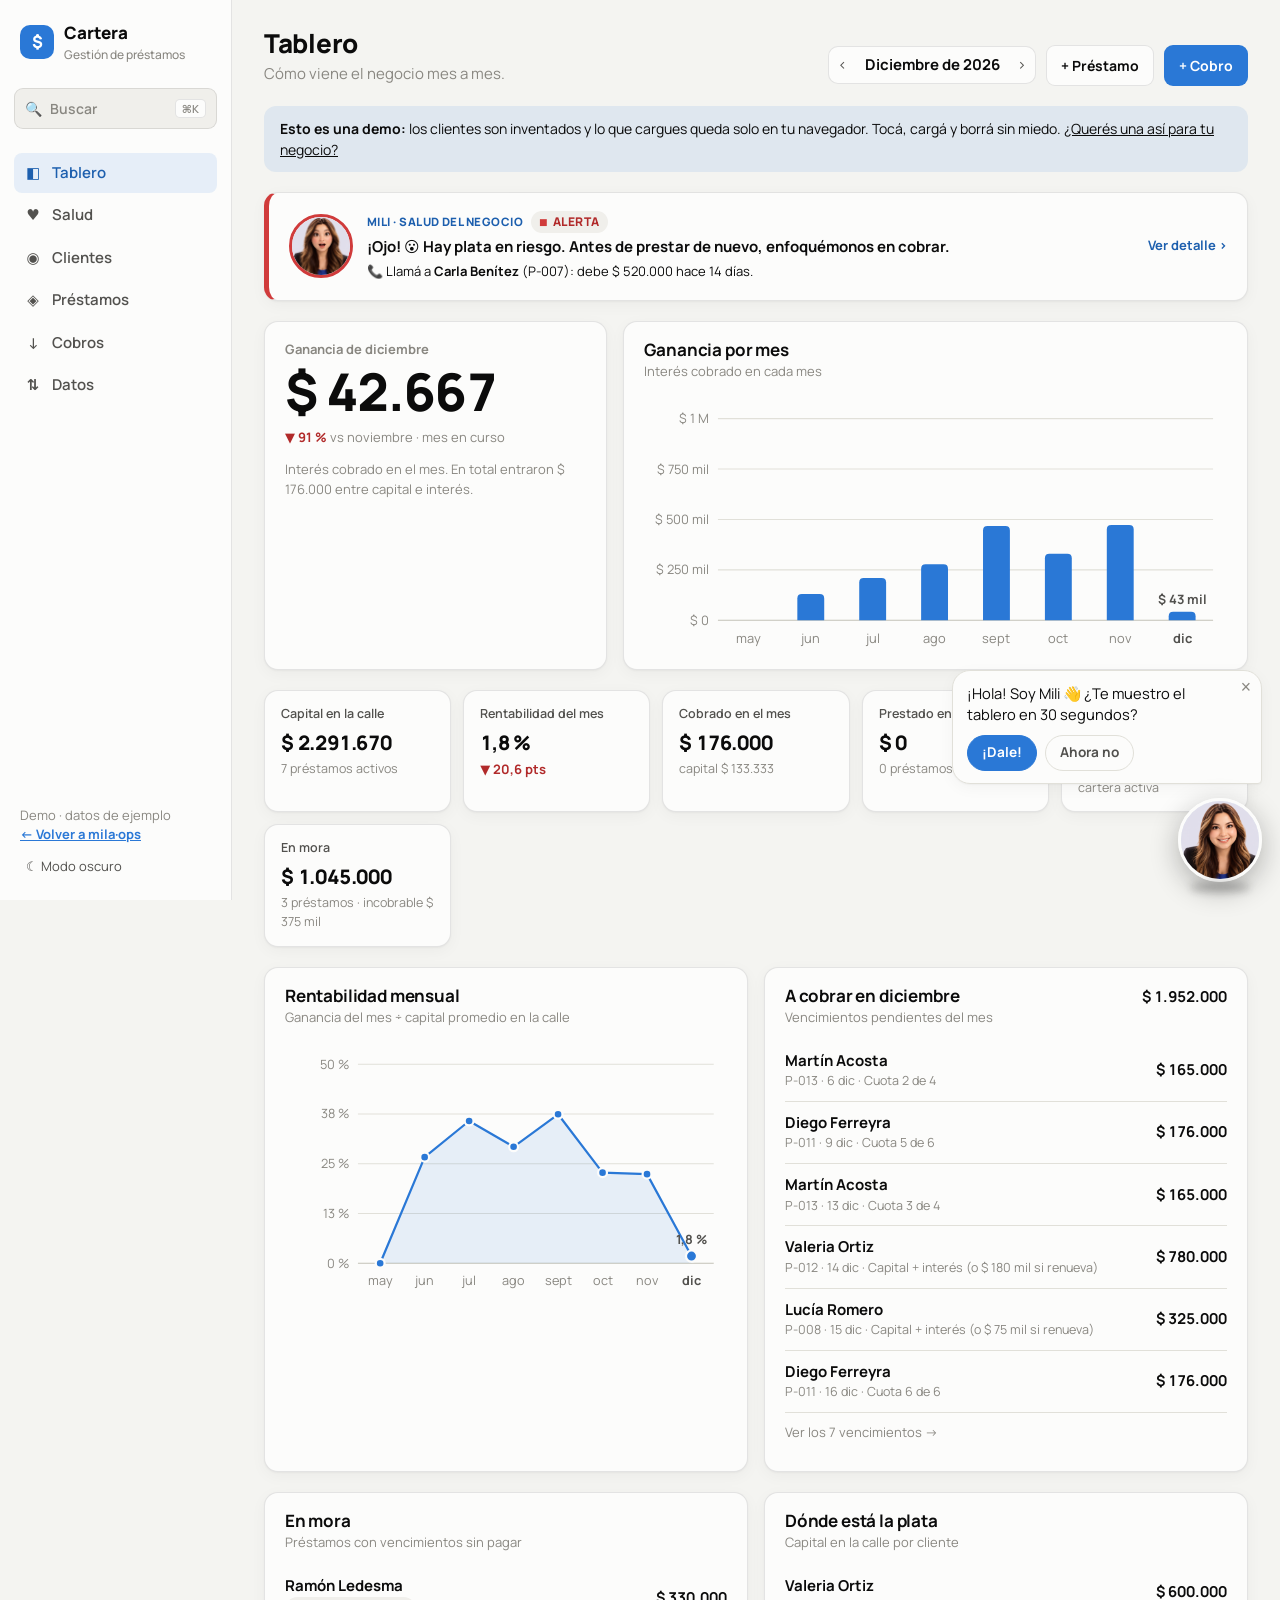
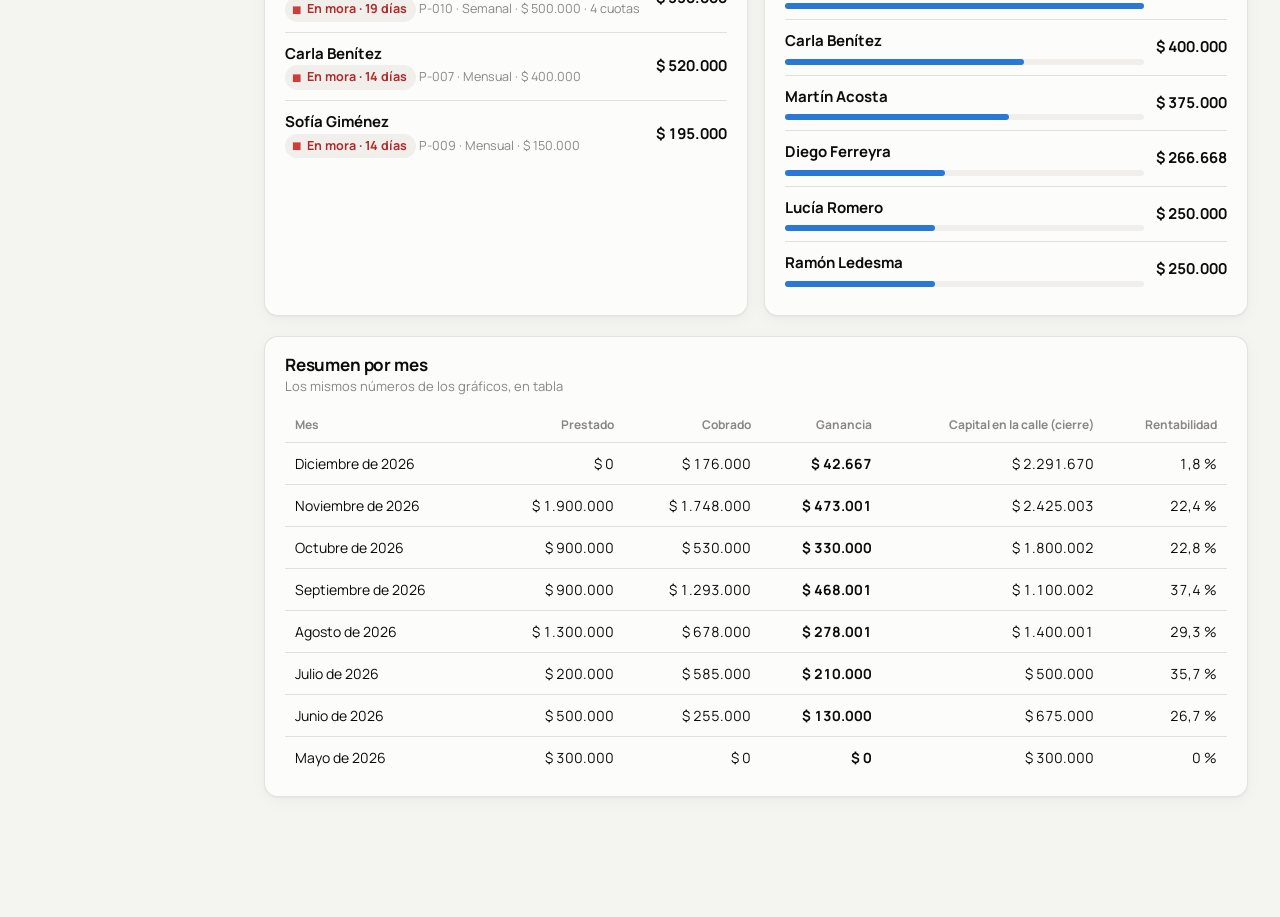
<file: demo-cartera/index.html>
<!doctype html>
<html lang="es">
<head>
  <meta charset="utf-8" />
  <meta name="viewport" content="width=device-width, initial-scale=1" />
  <title>Cartera · demo</title>
  <meta name="robots" content="noindex" />
  <link rel="preconnect" href="https://fonts.googleapis.com" />
  <link rel="preconnect" href="https://fonts.gstatic.com" crossorigin />
  <link href="https://fonts.googleapis.com/css2?family=Manrope:wght@400;500;600;700;800&display=swap" rel="stylesheet" />
  <link rel="stylesheet" href="css/styles.css" />
  <script>
    try { const t = localStorage.getItem("cartera:theme"); if (t) document.documentElement.dataset.theme = t; } catch (e) {}
  </script>
</head>
<body>
  <div class="shell">
    <aside class="side" id="side">
      <a class="brand" href="#/">
        <span class="brand-mark">$</span>
        <span>Cartera<small>Gestión de préstamos</small></span>
      </a>
      <button class="qs-btn" data-act="buscar" aria-label="Buscar"><span aria-hidden="true">🔍</span> Buscar <kbd>⌘K</kbd></button>
      <nav class="nav" id="nav"></nav>
      <div class="side-foot" id="side-foot"></div>
    </aside>
    <!-- Barra de arriba solo en el celular: marca + lupita -->
    <header class="topbar-m">
      <a class="brand" href="#/"><span class="brand-mark">$</span><span>Cartera</span></a>
      <button class="qs-btn-m" data-act="buscar" aria-label="Buscar préstamo o cliente"><span aria-hidden="true">🔍</span> Buscar</button>
    </header>
    <main id="app"></main>
  </div>

  <div class="toast" id="toast" role="status"></div>
  <div class="tip" id="tip" role="tooltip"></div>

  <script src="js/config.js"></script>
  <script src="js/calc.js"></script>
  <script src="js/store.js"></script>
  <script src="js/charts.js"></script>
  <script src="js/mili.js"></script>
  <script src="js/salud.js"></script>
  <script src="js/app.js"></script>
  <script src="js/buscar.js"></script>
</body>
</html>
</file>
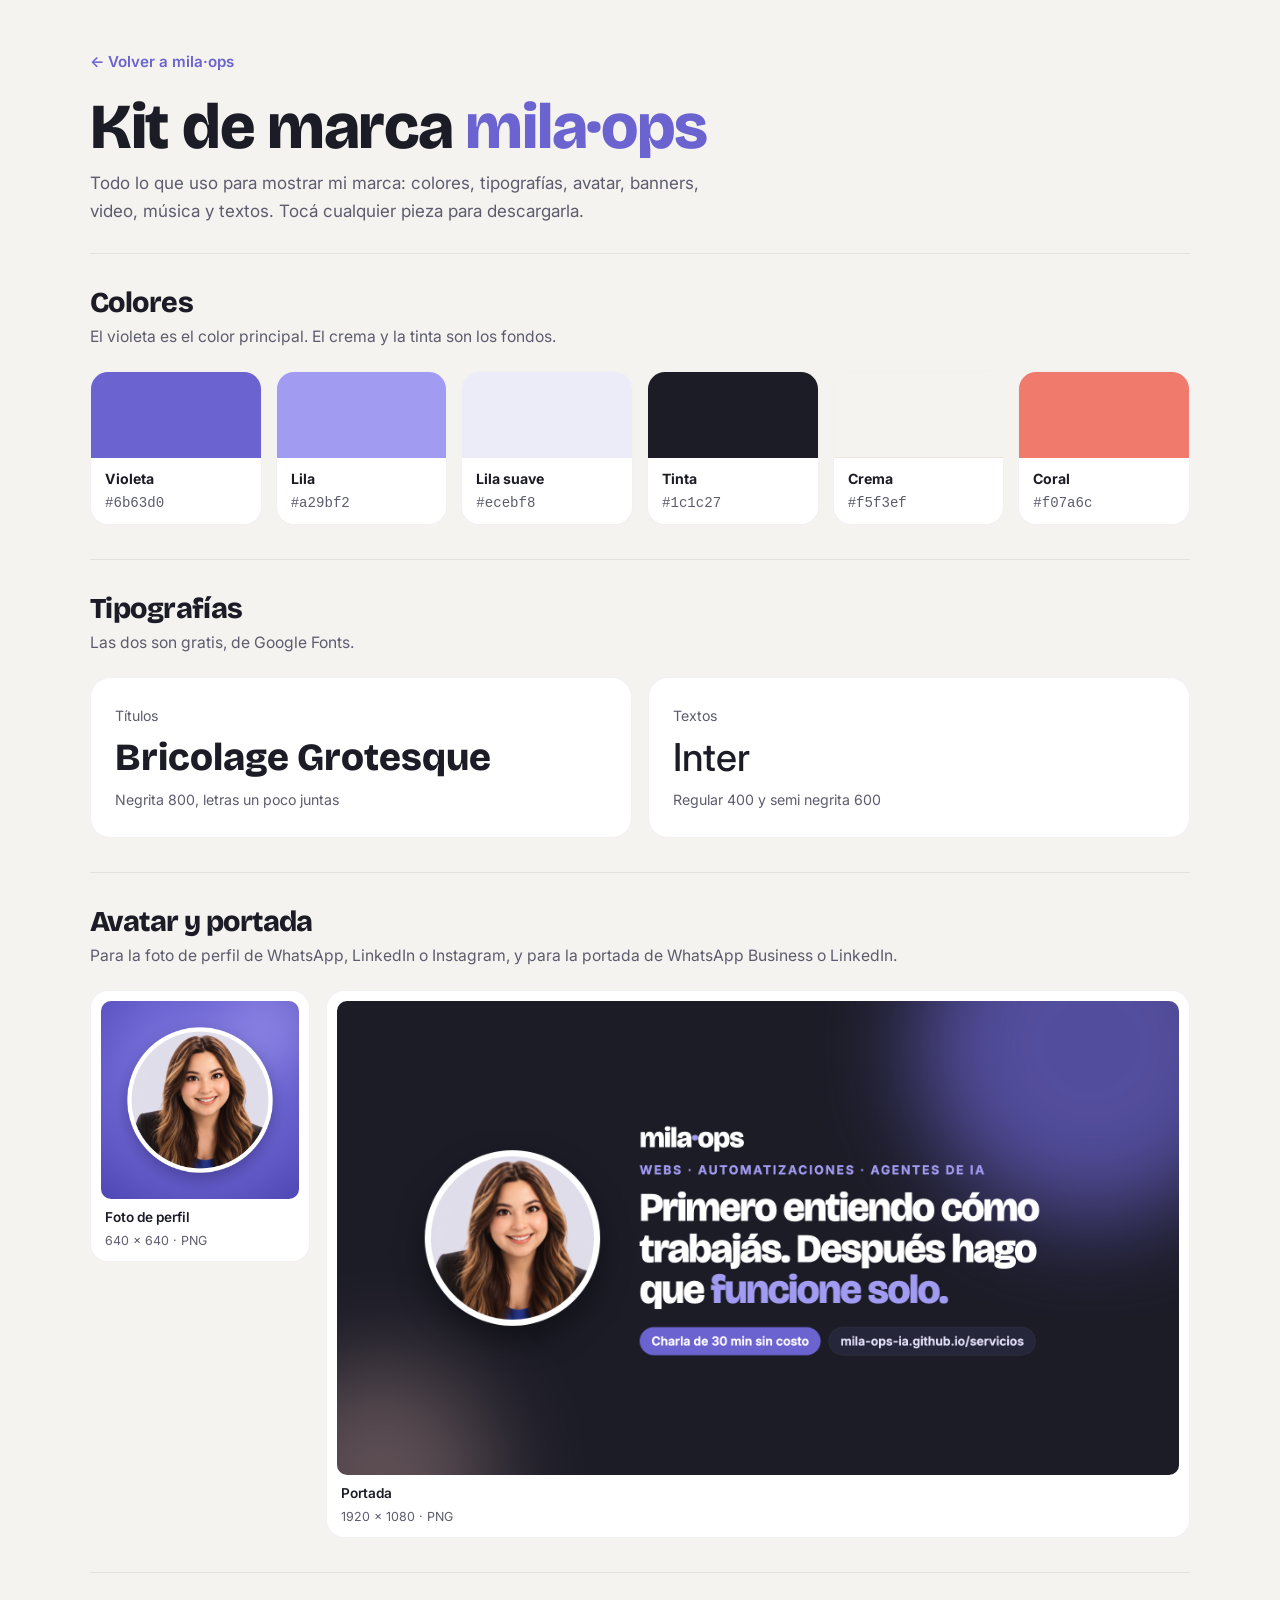
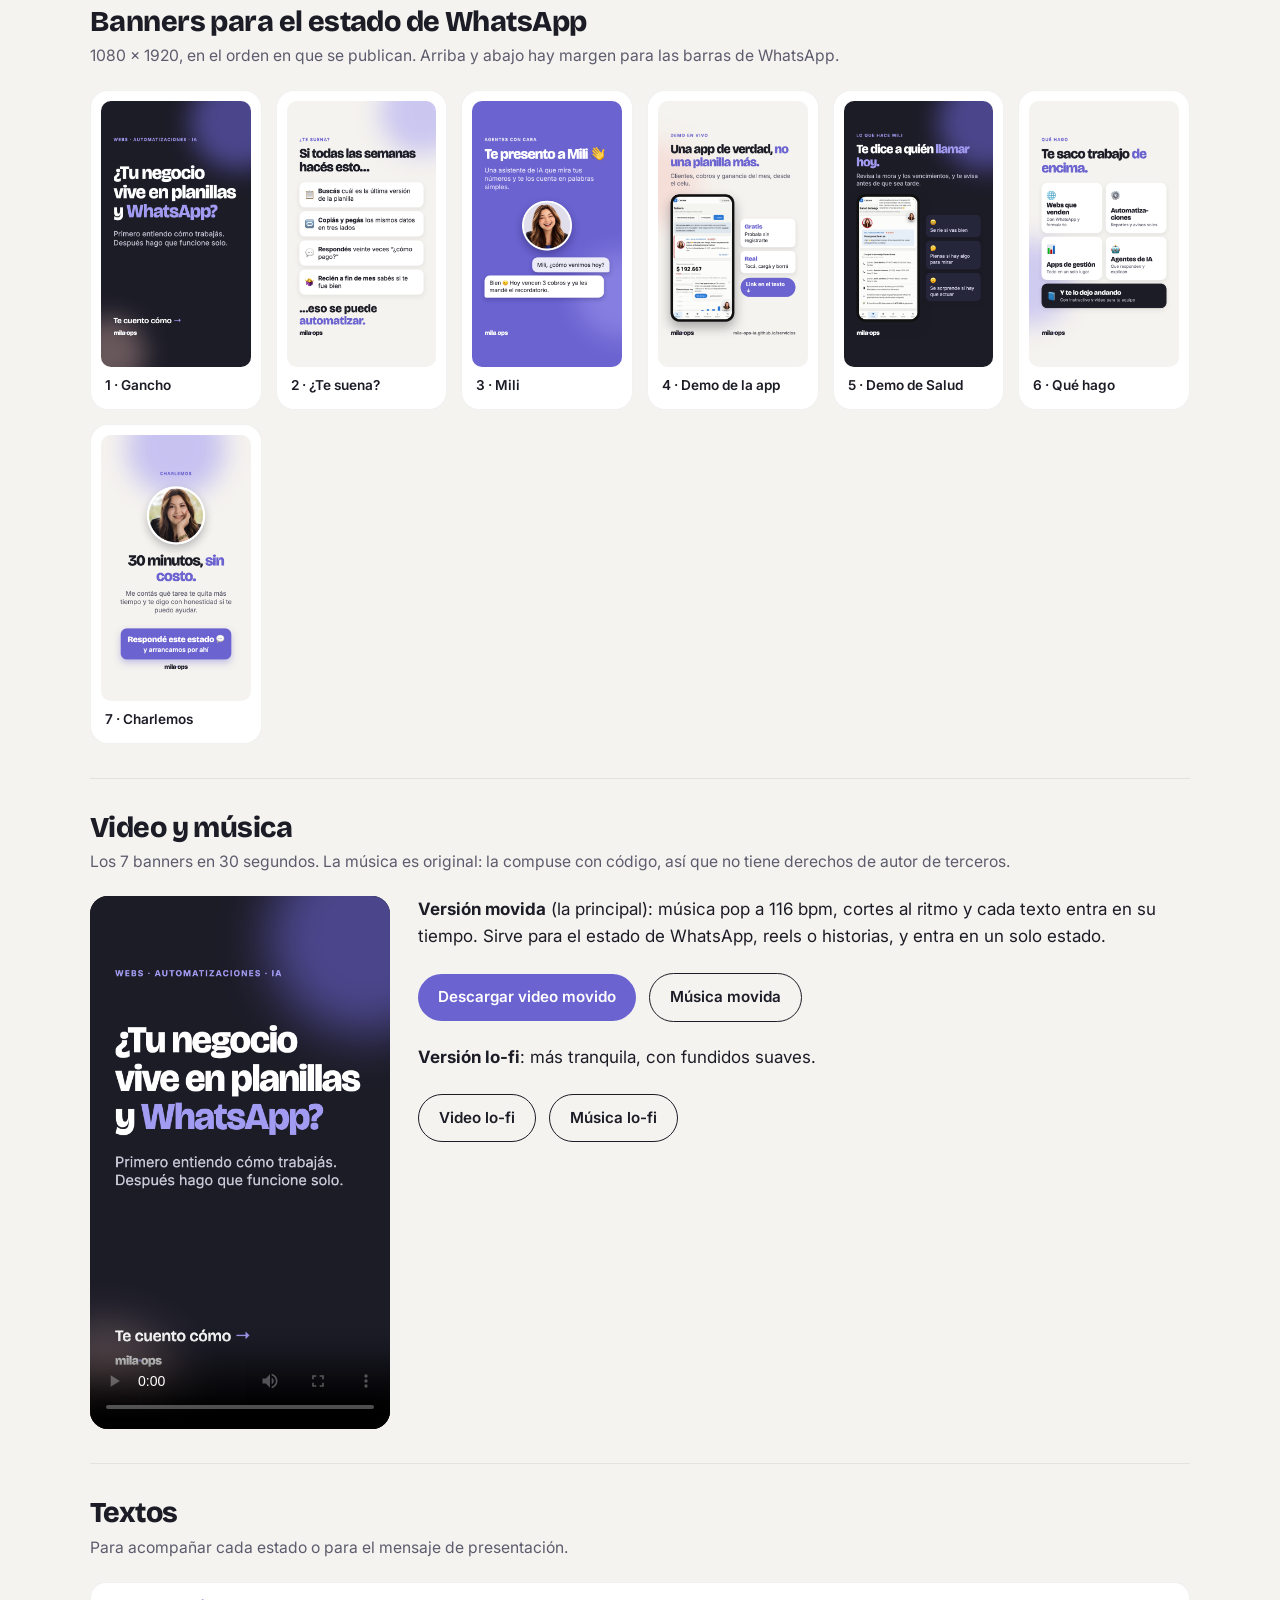
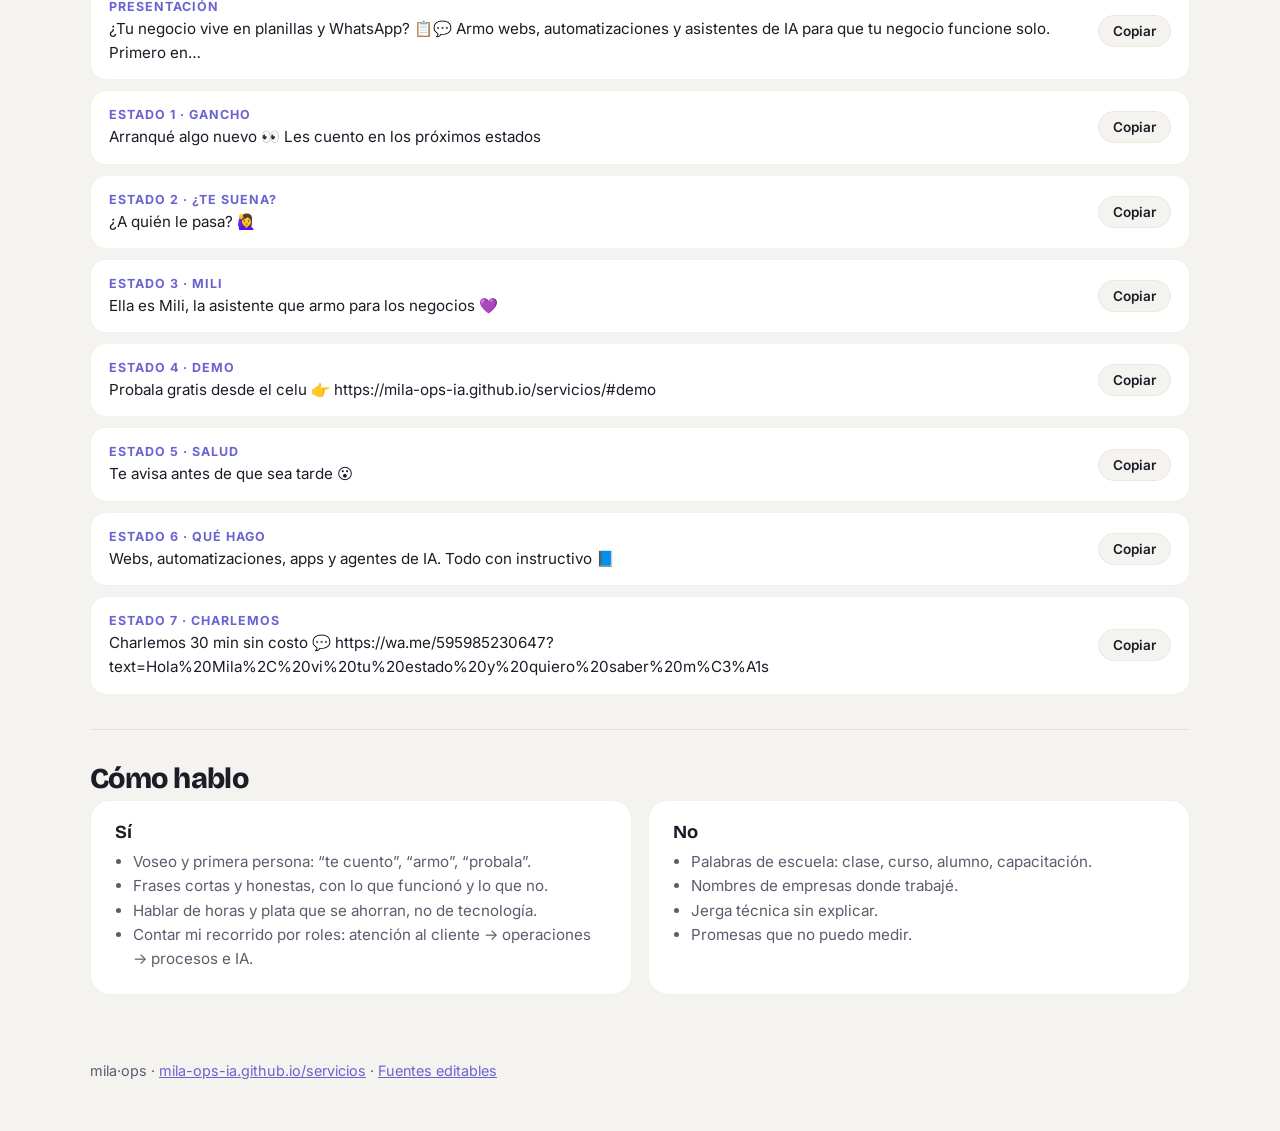
<file: kit/index.html>
<!doctype html>
<html lang="es">
<head>
<meta charset="utf-8">
<meta name="viewport" content="width=device-width, initial-scale=1">
<title>Kit de marca · mila·ops</title>
<meta name="description" content="Colores, tipografías, avatar, banners, video y textos de la marca mila·ops.">
<link rel="icon" href="data:image/svg+xml,%3Csvg xmlns='http://www.w3.org/2000/svg' viewBox='0 0 64 64'%3E%3Crect width='64' height='64' rx='18' fill='%236b63d0'/%3E%3Ctext x='32' y='44' font-family='Arial' font-weight='800' font-size='34' text-anchor='middle' fill='white'%3Em%3C/text%3E%3C/svg%3E">
<link rel="preconnect" href="https://fonts.googleapis.com">
<link rel="preconnect" href="https://fonts.gstatic.com" crossorigin>
<link href="https://fonts.googleapis.com/css2?family=Bricolage+Grotesque:opsz,wght@12..96,600;12..96,800&family=Inter:wght@400;500;600&display=swap" rel="stylesheet">
<style>
  :root{--crema:#f5f3ef;--crema-2:#ece8e0;--tinta:#1c1c27;--gris:#5c5c6e;--violeta:#6b63d0;--violeta-osc:#4f47b3;--lila:#a29bf2;--lila-suave:#ecebf8;--coral:#f07a6c;
    --display:"Bricolage Grotesque","Inter",system-ui,sans-serif;--texto:"Inter",system-ui,sans-serif}
  *{box-sizing:border-box}
  body{margin:0;background:var(--crema);color:var(--tinta);font-family:var(--texto);font-size:17px;line-height:1.6;-webkit-font-smoothing:antialiased}
  img,video{max-width:100%;display:block}
  a{color:var(--violeta)}
  .c{width:min(1100px,100% - 32px);margin-inline:auto}
  header{padding:48px 0 28px}
  .volver{font-weight:600;text-decoration:none;font-size:.95rem}
  h1,h2,h3{font-family:var(--display);letter-spacing:-.02em;line-height:1.05;margin:0}
  h1{font-size:clamp(2.4rem,6vw,4rem);font-weight:800;margin:18px 0 10px}
  h1 span{color:var(--violeta)}
  header p{color:var(--gris);max-width:640px;margin:0}
  section{padding:34px 0;border-top:1px solid rgba(28,28,39,.08)}
  h2{font-size:1.8rem;font-weight:800;margin-bottom:6px}
  .sub{color:var(--gris);margin:0 0 22px;font-size:.98rem}
  .colores{display:grid;grid-template-columns:repeat(auto-fill,minmax(150px,1fr));gap:14px}
  .color{background:#fff;border-radius:18px;overflow:hidden;border:1px solid rgba(28,28,39,.06)}
  .color div{height:86px}
  .color p{margin:0;padding:10px 14px;font-size:.88rem}
  .color b{display:block}
  .color code{color:var(--gris)}
  .tipos{display:grid;grid-template-columns:1fr 1fr;gap:16px}
  .tipo{background:#fff;border-radius:20px;padding:24px;border:1px solid rgba(28,28,39,.06)}
  .tipo .muestra{font-size:2.4rem;line-height:1.1;margin:6px 0 8px}
  .tipo small{color:var(--gris)}
  .grilla{display:grid;grid-template-columns:repeat(auto-fill,minmax(150px,1fr));gap:14px}
  .pieza{background:#fff;border-radius:18px;padding:10px;border:1px solid rgba(28,28,39,.06);text-decoration:none;color:inherit;transition:transform .2s}
  .pieza:hover{transform:translateY(-3px)}
  .pieza img{border-radius:10px}
  .pieza span{display:block;font-size:.85rem;font-weight:600;padding:8px 4px 2px}
  .pieza small{display:block;color:var(--gris);font-size:.78rem;padding:0 4px}
  .perfil{display:grid;grid-template-columns:220px 1fr;gap:16px;align-items:start}
  .video{display:grid;grid-template-columns:300px 1fr;gap:28px;align-items:start}
  .video video{border-radius:18px;background:#000;width:100%}
  .boton{display:inline-flex;align-items:center;gap:8px;padding:11px 20px;border-radius:999px;background:var(--violeta);color:#fff;font-weight:600;text-decoration:none;font-size:.95rem;margin:6px 8px 0 0}
  .boton.borde{background:transparent;color:var(--tinta);border:1.5px solid var(--tinta)}
  .textos{display:grid;gap:10px}
  .texto{background:#fff;border-radius:16px;padding:14px 18px;border:1px solid rgba(28,28,39,.06);display:flex;justify-content:space-between;gap:14px;align-items:center}
  .texto p{margin:0;font-size:.95rem;min-width:0;overflow-wrap:anywhere}
  .texto b{font-size:.78rem;letter-spacing:.08em;text-transform:uppercase;color:var(--violeta);display:block}
  .copiar{flex:none;border:1.5px solid var(--crema-2);background:var(--crema);border-radius:999px;padding:7px 14px;font:600 .85rem var(--texto);cursor:pointer;color:var(--tinta)}
  .voz{display:grid;grid-template-columns:1fr 1fr;gap:16px}
  .voz div{background:#fff;border-radius:20px;padding:22px 24px;border:1px solid rgba(28,28,39,.06)}
  .voz h3{font-size:1.15rem;margin-bottom:8px}
  .voz ul{margin:0;padding-left:18px;color:var(--gris);font-size:.95rem}
  footer{padding:30px 0 50px;color:var(--gris);font-size:.9rem}
  @media (max-width:720px){.tipos,.perfil,.video,.voz{grid-template-columns:1fr}.video video{max-width:300px}}
</style>
</head>
<body>
<header class="c">
  <a class="volver" href="../">← Volver a mila·ops</a>
  <h1>Kit de marca <span>mila·ops</span></h1>
  <p>Todo lo que uso para mostrar mi marca: colores, tipografías, avatar, banners, video, música y textos. Tocá cualquier pieza para descargarla.</p>
</header>

<main class="c">
  <section>
    <h2>Colores</h2>
    <p class="sub">El violeta es el color principal. El crema y la tinta son los fondos.</p>
    <div class="colores">
      <div class="color"><div style="background:#6b63d0"></div><p><b>Violeta</b><code>#6b63d0</code></p></div>
      <div class="color"><div style="background:#a29bf2"></div><p><b>Lila</b><code>#a29bf2</code></p></div>
      <div class="color"><div style="background:#ecebf8"></div><p><b>Lila suave</b><code>#ecebf8</code></p></div>
      <div class="color"><div style="background:#1c1c27"></div><p><b>Tinta</b><code>#1c1c27</code></p></div>
      <div class="color"><div style="background:#f5f3ef;border-bottom:1px solid #ece8e0"></div><p><b>Crema</b><code>#f5f3ef</code></p></div>
      <div class="color"><div style="background:#f07a6c"></div><p><b>Coral</b><code>#f07a6c</code></p></div>
    </div>
  </section>

  <section>
    <h2>Tipografías</h2>
    <p class="sub">Las dos son gratis, de Google Fonts.</p>
    <div class="tipos">
      <div class="tipo"><small>Títulos</small><div class="muestra" style="font-family:var(--display);font-weight:800">Bricolage Grotesque</div><small>Negrita 800, letras un poco juntas</small></div>
      <div class="tipo"><small>Textos</small><div class="muestra" style="font-family:var(--texto);font-weight:500">Inter</div><small>Regular 400 y semi negrita 600</small></div>
    </div>
  </section>

  <section>
    <h2>Avatar y portada</h2>
    <p class="sub">Para la foto de perfil de WhatsApp, LinkedIn o Instagram, y para la portada de WhatsApp Business o LinkedIn.</p>
    <div class="perfil">
      <a class="pieza" href="perfil/perfil-avatar-mili.png" download><img src="perfil/perfil-avatar-mili.png" alt="Foto de perfil con Mili"><span>Foto de perfil</span><small>640 × 640 · PNG</small></a>
      <a class="pieza" href="perfil/perfil-banner-portada.png" download><img src="perfil/perfil-banner-portada.png" alt="Portada de mila·ops"><span>Portada</span><small>1920 × 1080 · PNG</small></a>
    </div>
  </section>

  <section>
    <h2>Banners para el estado de WhatsApp</h2>
    <p class="sub">1080 × 1920, en el orden en que se publican. Arriba y abajo hay margen para las barras de WhatsApp.</p>
    <div class="grilla">
      <a class="pieza" href="banners/1-gancho.png" download><img src="banners/1-gancho.png" alt="" loading="lazy"><span>1 · Gancho</span></a>
      <a class="pieza" href="banners/2-te-suena.png" download><img src="banners/2-te-suena.png" alt="" loading="lazy"><span>2 · ¿Te suena?</span></a>
      <a class="pieza" href="banners/3-mili.png" download><img src="banners/3-mili.png" alt="" loading="lazy"><span>3 · Mili</span></a>
      <a class="pieza" href="banners/4-demo-app.png" download><img src="banners/4-demo-app.png" alt="" loading="lazy"><span>4 · Demo de la app</span></a>
      <a class="pieza" href="banners/5-demo-salud.png" download><img src="banners/5-demo-salud.png" alt="" loading="lazy"><span>5 · Demo de Salud</span></a>
      <a class="pieza" href="banners/6-que-hago.png" download><img src="banners/6-que-hago.png" alt="" loading="lazy"><span>6 · Qué hago</span></a>
      <a class="pieza" href="banners/7-charlemos.png" download><img src="banners/7-charlemos.png" alt="" loading="lazy"><span>7 · Charlemos</span></a>
    </div>
  </section>

  <section>
    <h2>Video y música</h2>
    <p class="sub">Los 7 banners en 30 segundos. La música es original: la compuse con código, así que no tiene derechos de autor de terceros.</p>
    <div class="video">
      <video src="video-estado-movido.mp4" controls playsinline preload="metadata" poster="banners/1-gancho.png"></video>
      <div>
        <p style="margin-top:0"><b>Versión movida</b> (la principal): música pop a 116 bpm, cortes al ritmo y cada texto entra en su tiempo. Sirve para el estado de WhatsApp, reels o historias, y entra en un solo estado.</p>
        <a class="boton" href="video-estado-movido.mp4" download>Descargar video movido</a>
        <a class="boton borde" href="musica-movida-original.m4a" download>Música movida</a>
        <p style="margin-top:22px"><b>Versión lo-fi</b>: más tranquila, con fundidos suaves.</p>
        <a class="boton borde" href="video-estado-mila-ops.mp4" download>Video lo-fi</a>
        <a class="boton borde" href="musica-lofi-original.m4a" download>Música lo-fi</a>
      </div>
    </div>
  </section>

  <section>
    <h2>Textos</h2>
    <p class="sub">Para acompañar cada estado o para el mensaje de presentación.</p>
    <div class="textos" id="textos"></div>
  </section>

  <section>
    <h2>Cómo hablo</h2>
    <div class="voz">
      <div><h3>Sí</h3><ul>
        <li>Voseo y primera persona: “te cuento”, “armo”, “probala”.</li>
        <li>Frases cortas y honestas, con lo que funcionó y lo que no.</li>
        <li>Hablar de horas y plata que se ahorran, no de tecnología.</li>
        <li>Contar mi recorrido por roles: atención al cliente → operaciones → procesos e IA.</li>
      </ul></div>
      <div><h3>No</h3><ul>
        <li>Palabras de escuela: clase, curso, alumno, capacitación.</li>
        <li>Nombres de empresas donde trabajé.</li>
        <li>Jerga técnica sin explicar.</li>
        <li>Promesas que no puedo medir.</li>
      </ul></div>
    </div>
  </section>
</main>

<footer class="c">mila·ops · <a href="../">mila-ops-ia.github.io/servicios</a> · <a href="https://github.com/mila-ops-ia/servicios/tree/main/kit/fuentes">Fuentes editables</a></footer>

<script>
  const WA = "https://wa.me/595985230647?text=Hola%20Mila%2C%20vi%20tu%20estado%20y%20quiero%20saber%20m%C3%A1s";
  const textos = [
    ["Presentación", `¿Tu negocio vive en planillas y WhatsApp? 📋💬\n\nArmo webs, automatizaciones y asistentes de IA para que tu negocio funcione solo. Primero entiendo cómo trabajás, después lo automatizo.\n\n👉 Probá la demo gratis: https://mila-ops-ia.github.io/servicios/#demo\n\n💬 Escribime y charlamos 30 minutos sin costo:\n${WA}`],
    ["Estado 1 · Gancho", "Arranqué algo nuevo 👀 Les cuento en los próximos estados"],
    ["Estado 2 · ¿Te suena?", "¿A quién le pasa? 🙋‍♀️"],
    ["Estado 3 · Mili", "Ella es Mili, la asistente que armo para los negocios 💜"],
    ["Estado 4 · Demo", "Probala gratis desde el celu 👉 https://mila-ops-ia.github.io/servicios/#demo"],
    ["Estado 5 · Salud", "Te avisa antes de que sea tarde 😮"],
    ["Estado 6 · Qué hago", "Webs, automatizaciones, apps y agentes de IA. Todo con instructivo 📘"],
    ["Estado 7 · Charlemos", `Charlemos 30 min sin costo 💬 ${WA}`],
  ];
  const caja = document.getElementById("textos");
  textos.forEach(([titulo, texto]) => {
    const d = document.createElement("div"); d.className = "texto";
    const p = document.createElement("p");
    const b = document.createElement("b"); b.textContent = titulo;
    p.append(b, document.createTextNode(texto.length > 140 ? texto.slice(0, 140) + "…" : texto));
    const btn = document.createElement("button"); btn.className = "copiar"; btn.textContent = "Copiar";
    btn.onclick = async () => {
      try { await navigator.clipboard.writeText(texto); btn.textContent = "¡Copiado!"; }
      catch (e) { btn.textContent = "No se pudo"; }
      setTimeout(() => btn.textContent = "Copiar", 1800);
    };
    d.append(p, btn); caja.append(d);
  });
</script>
</body>
</html>
</file>
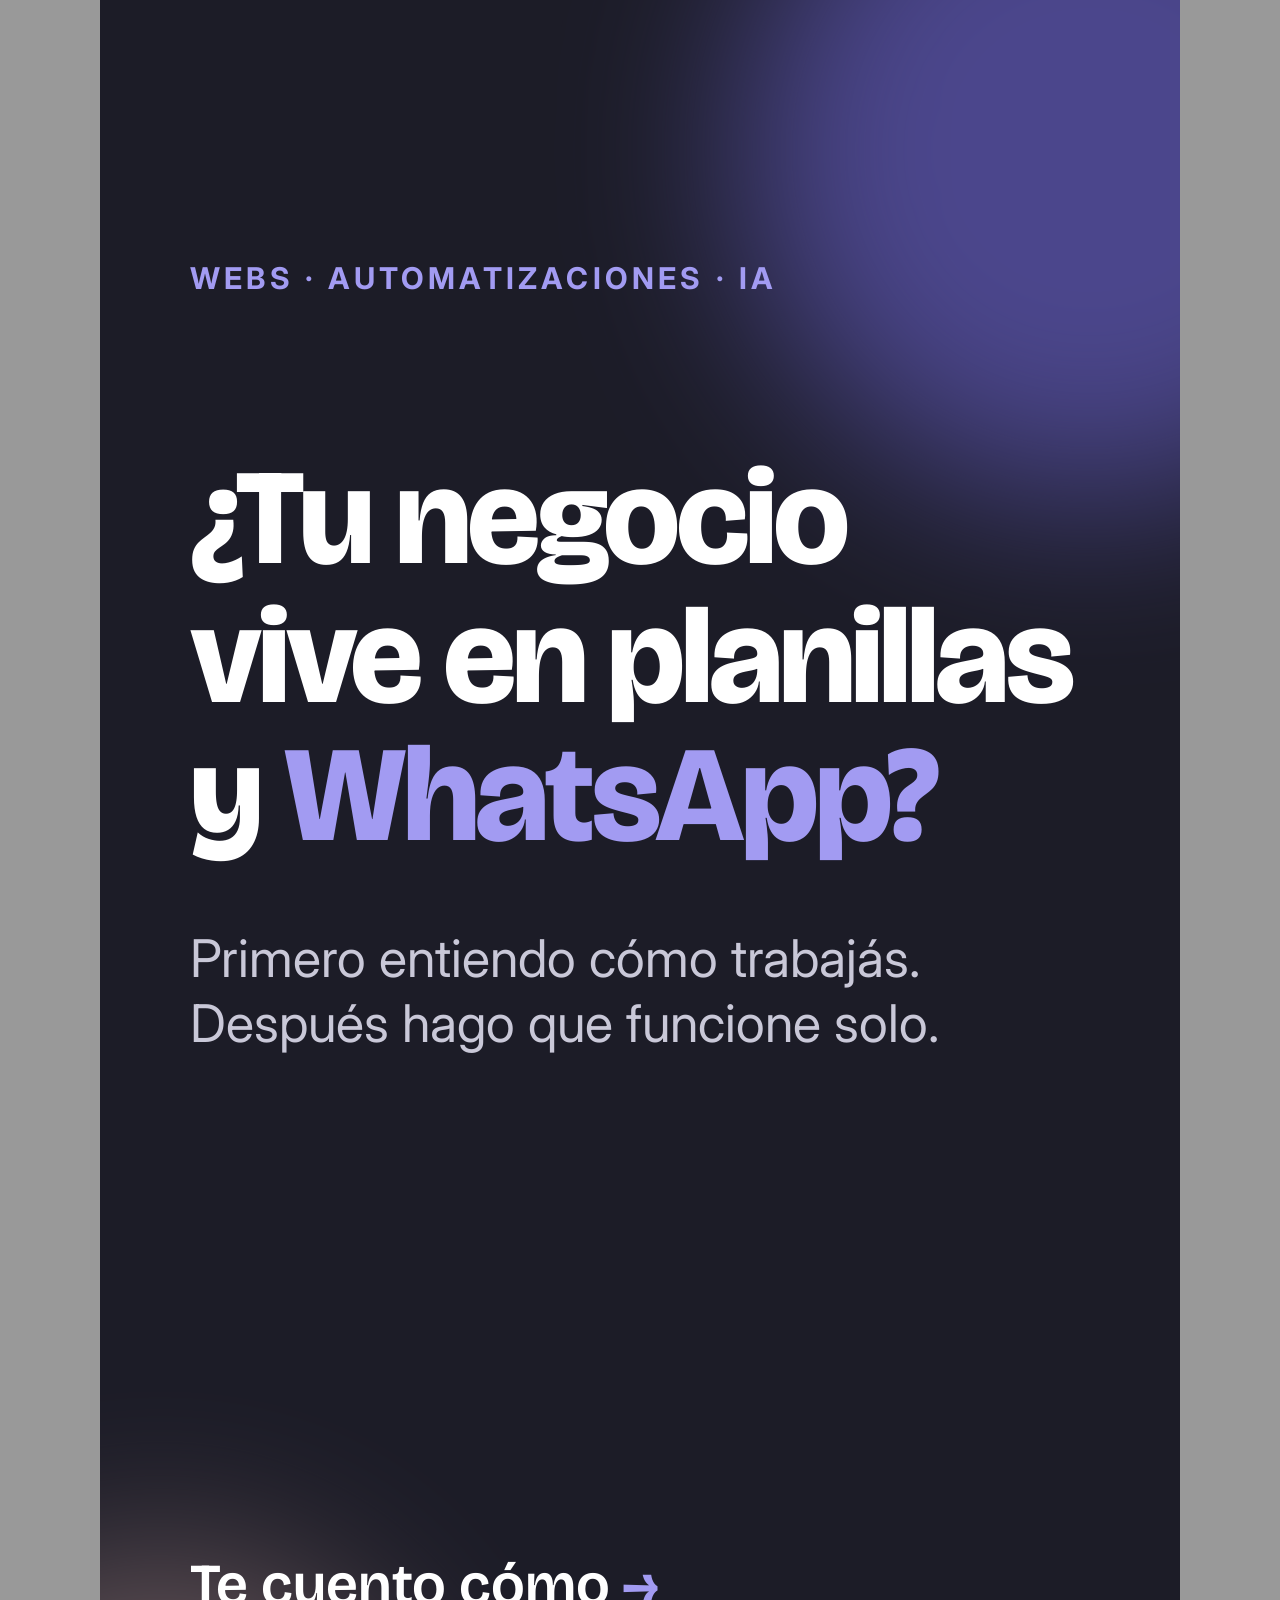
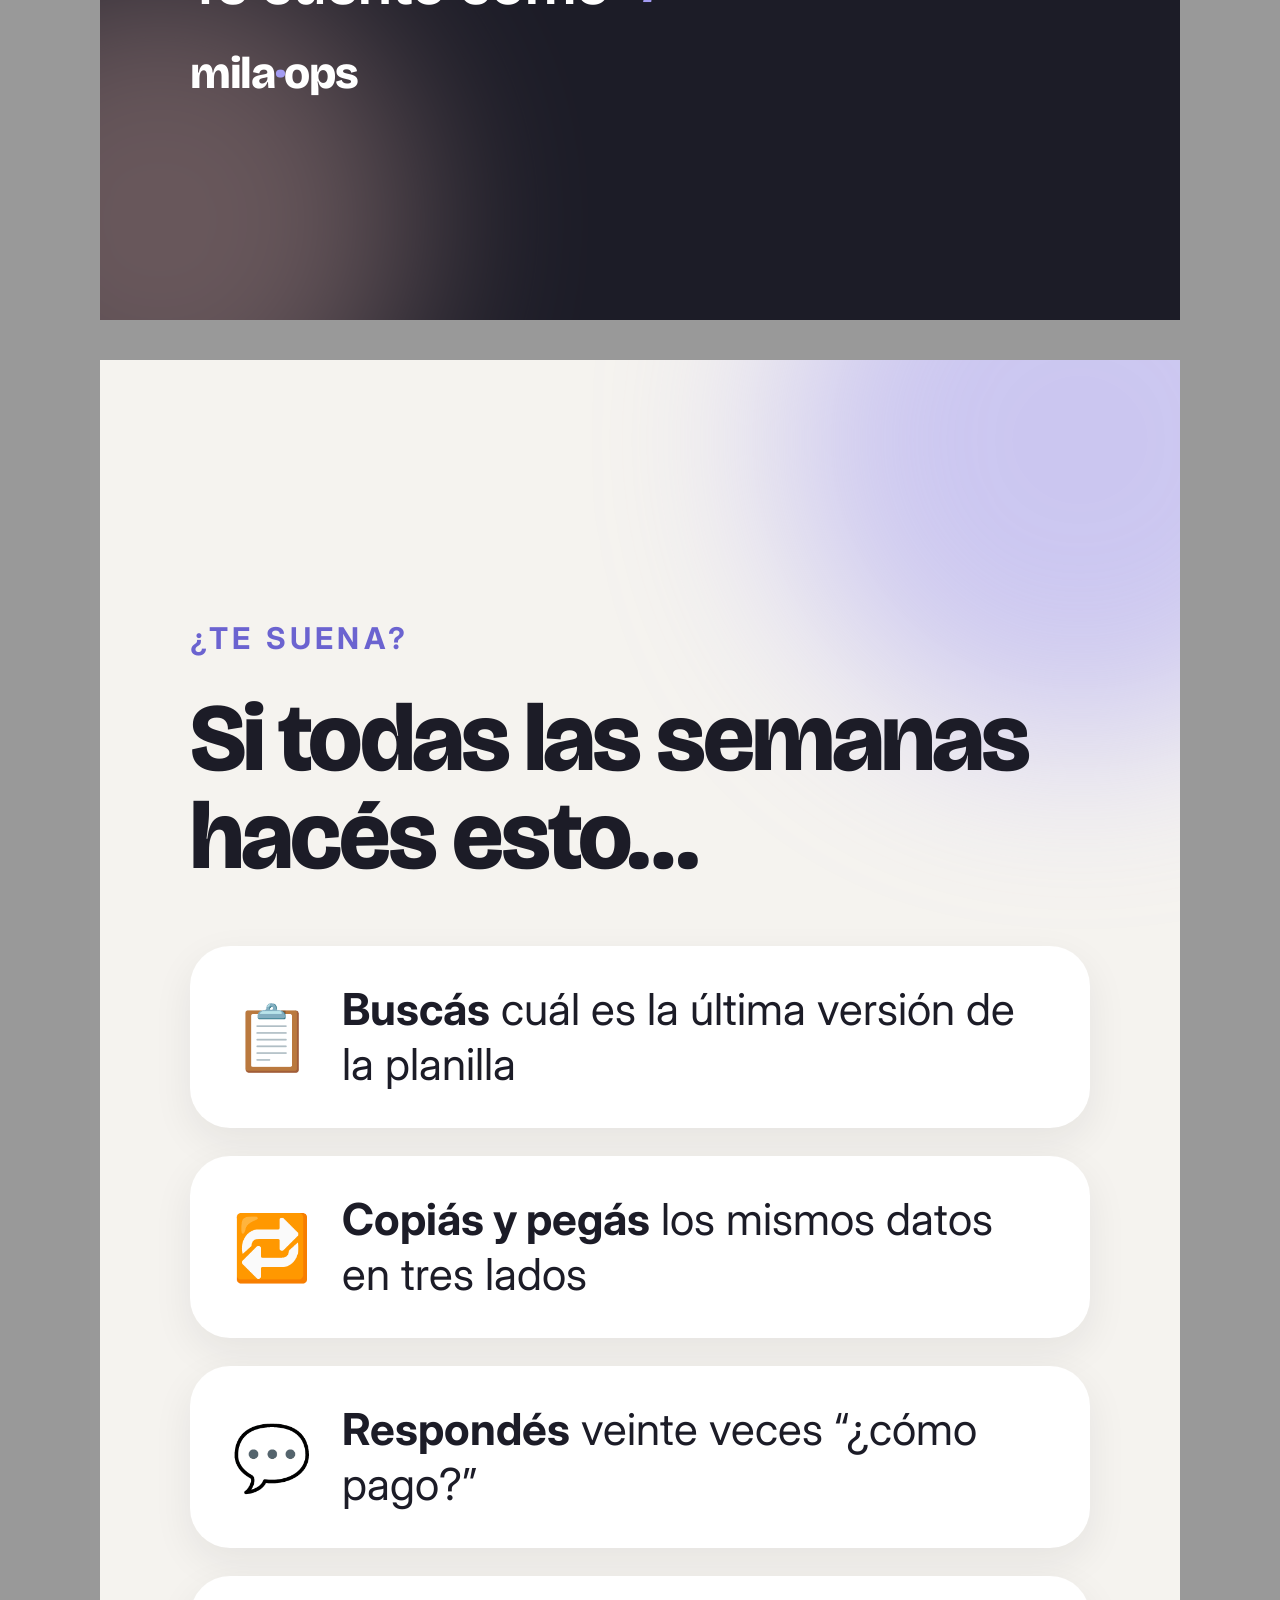
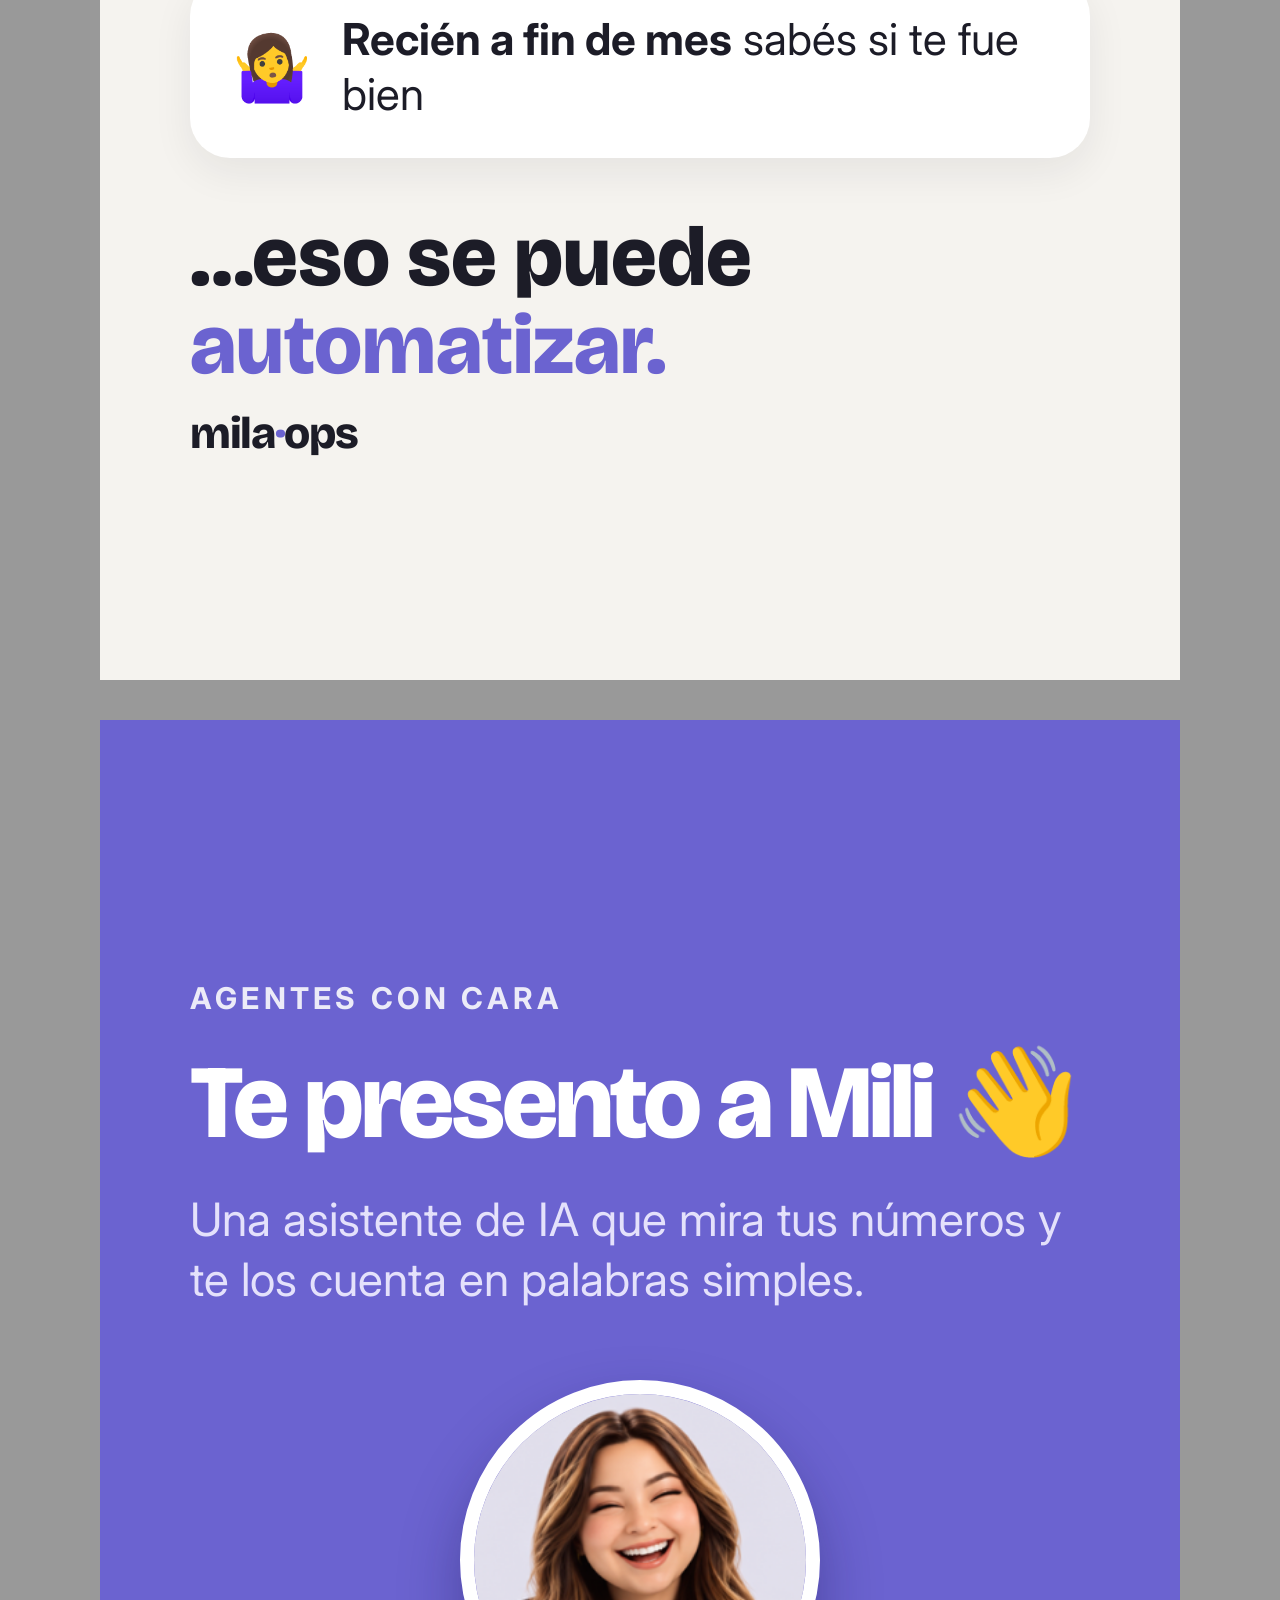
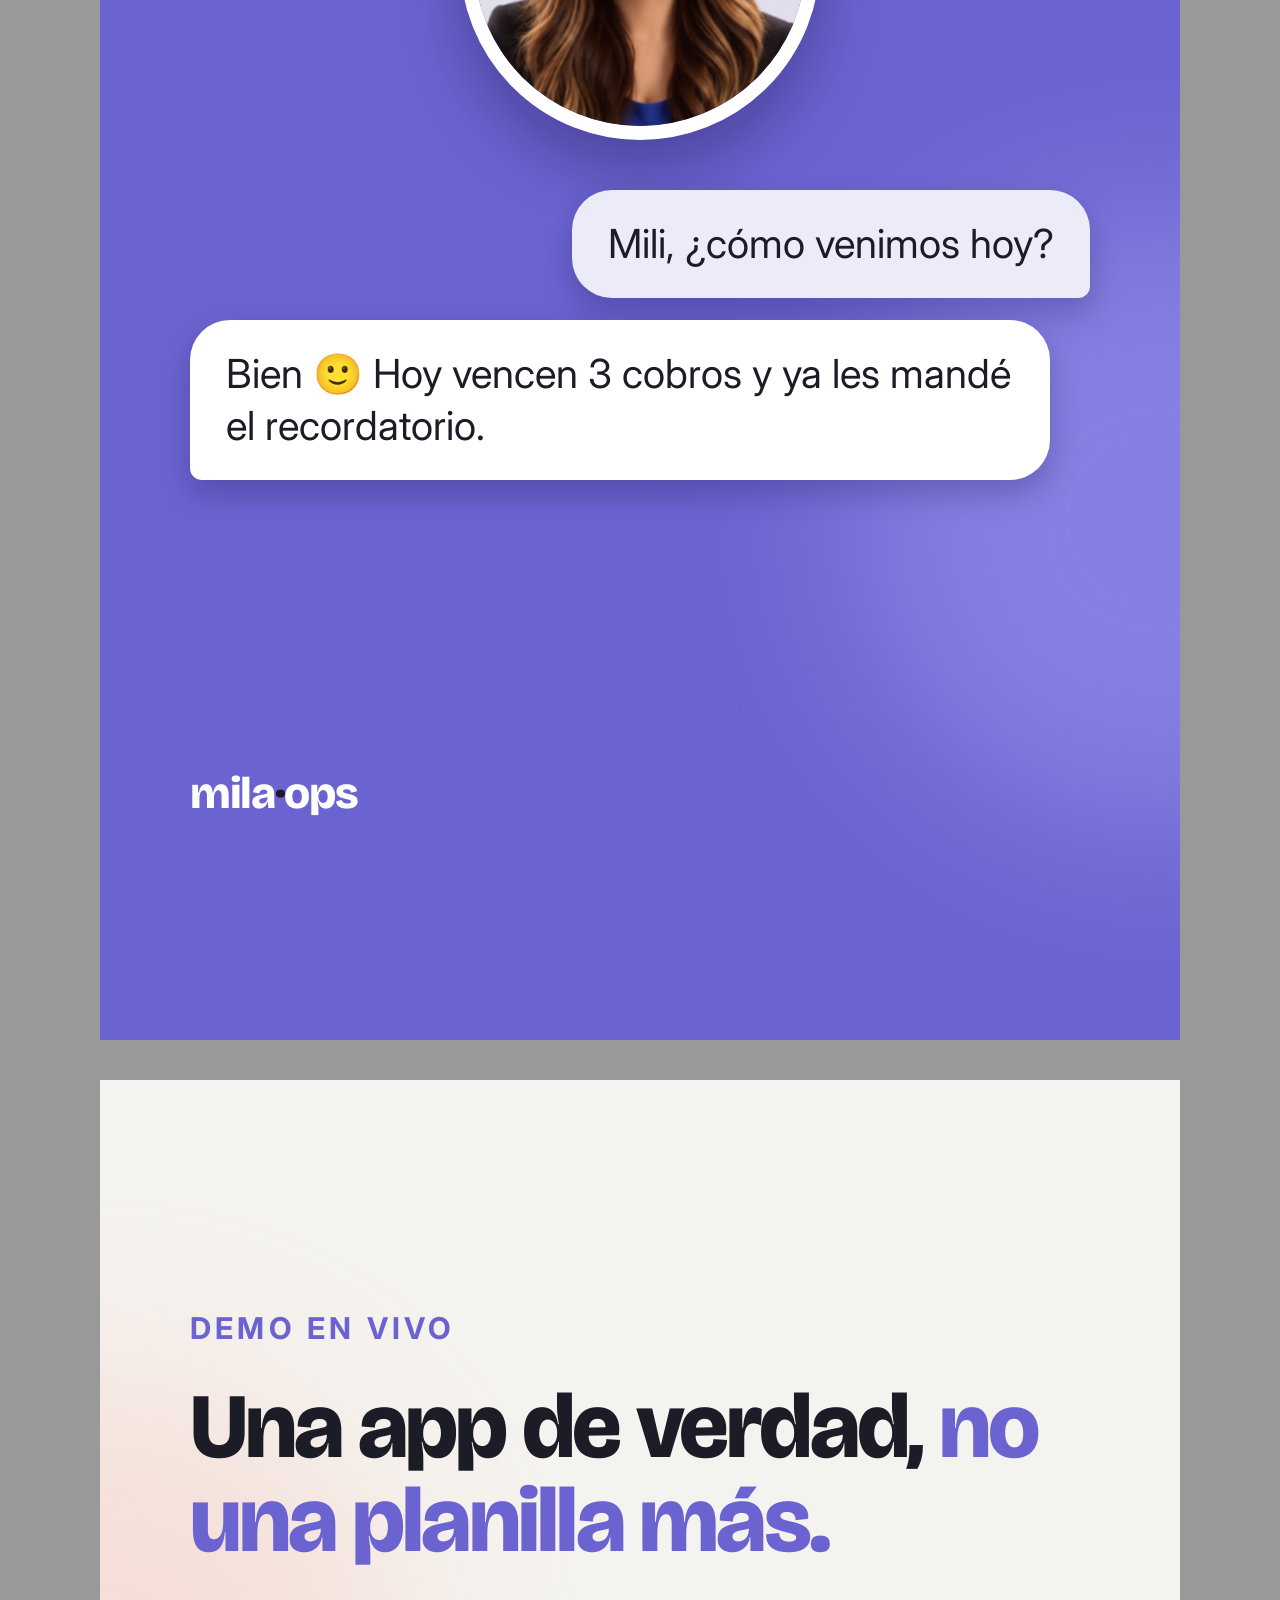
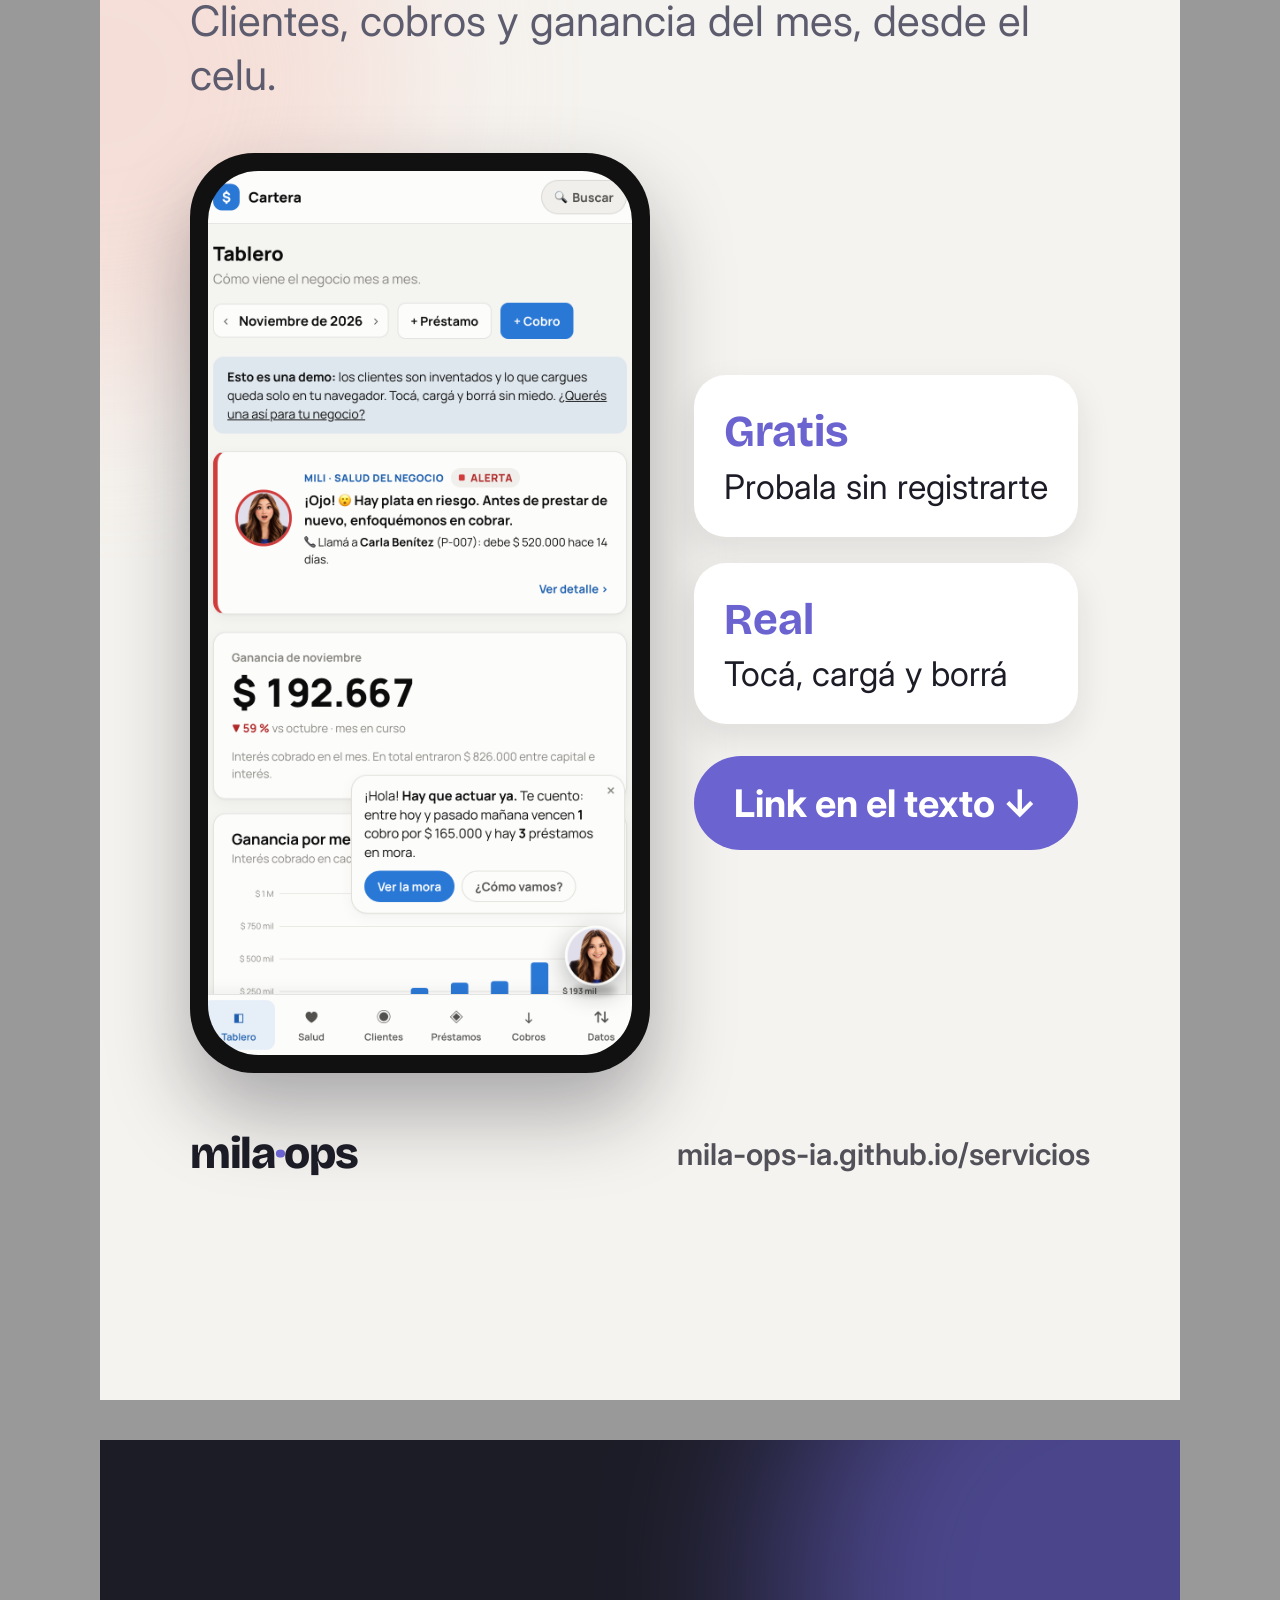
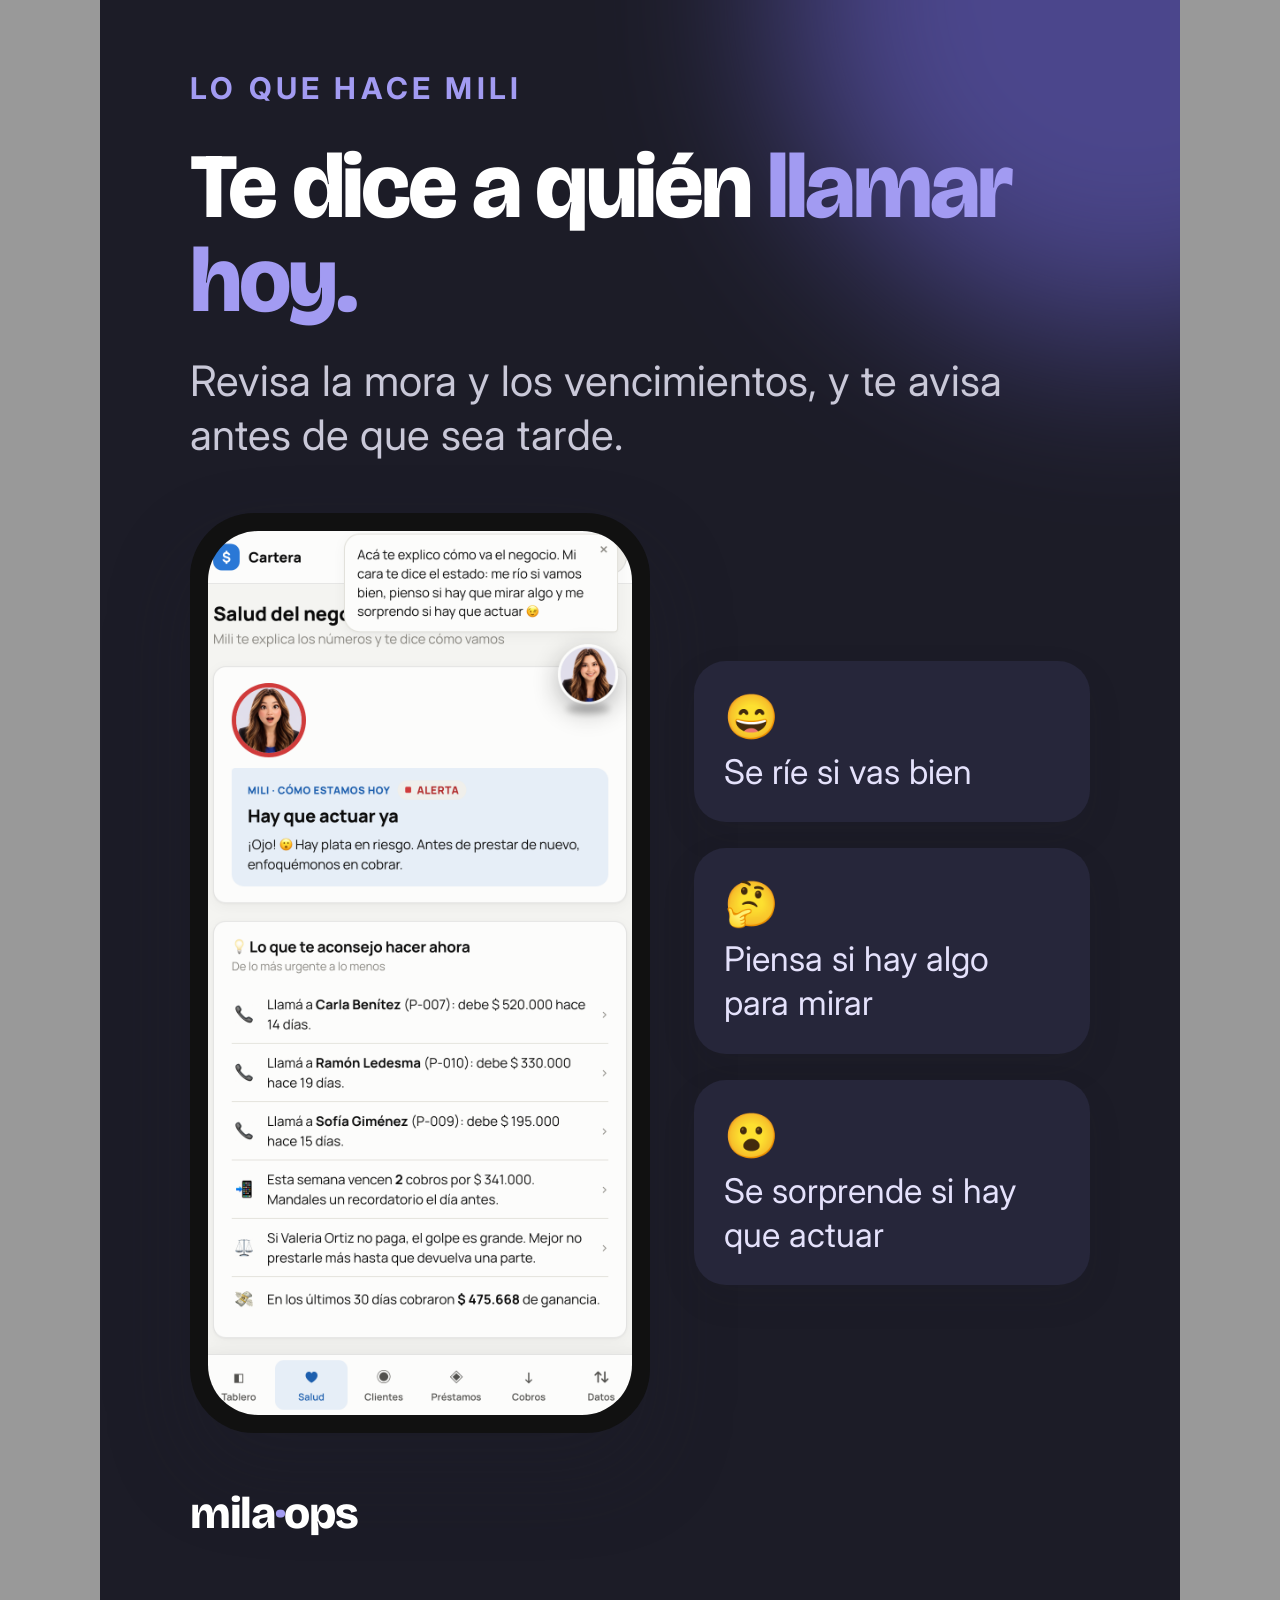
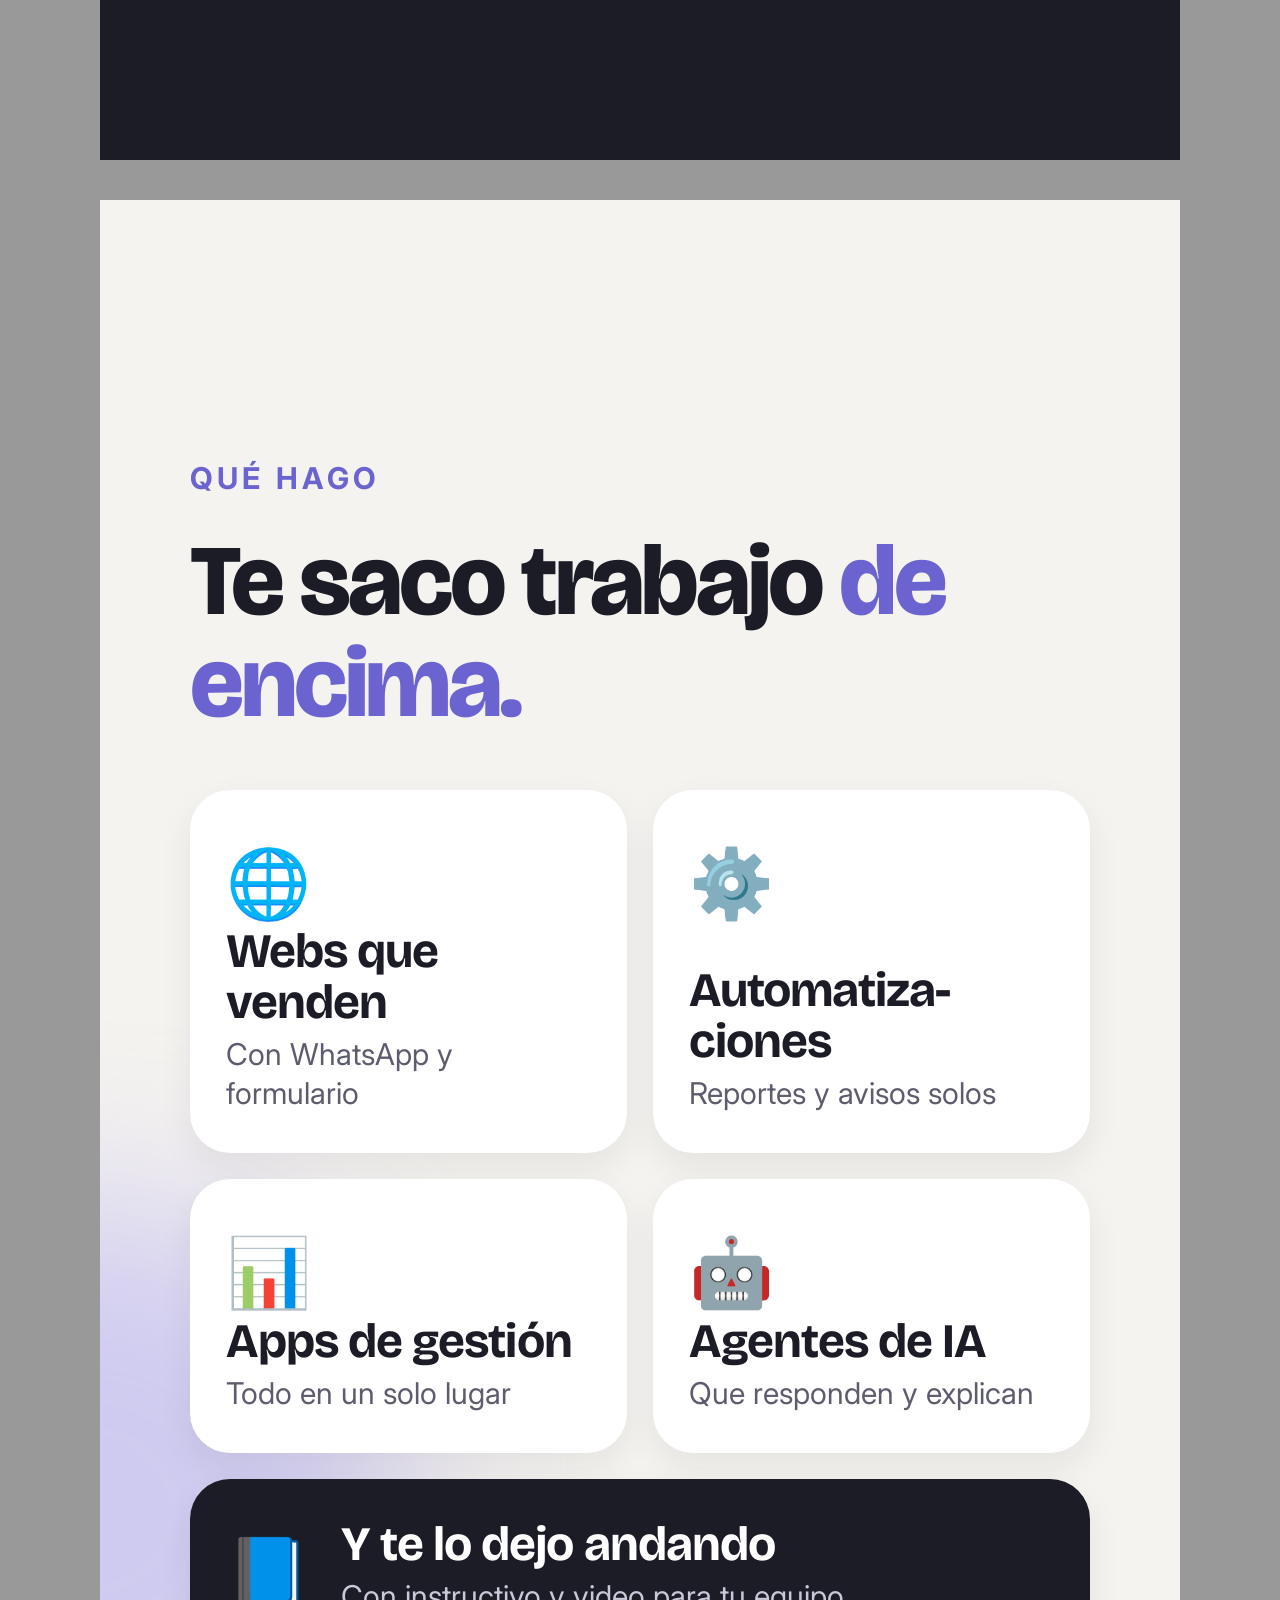
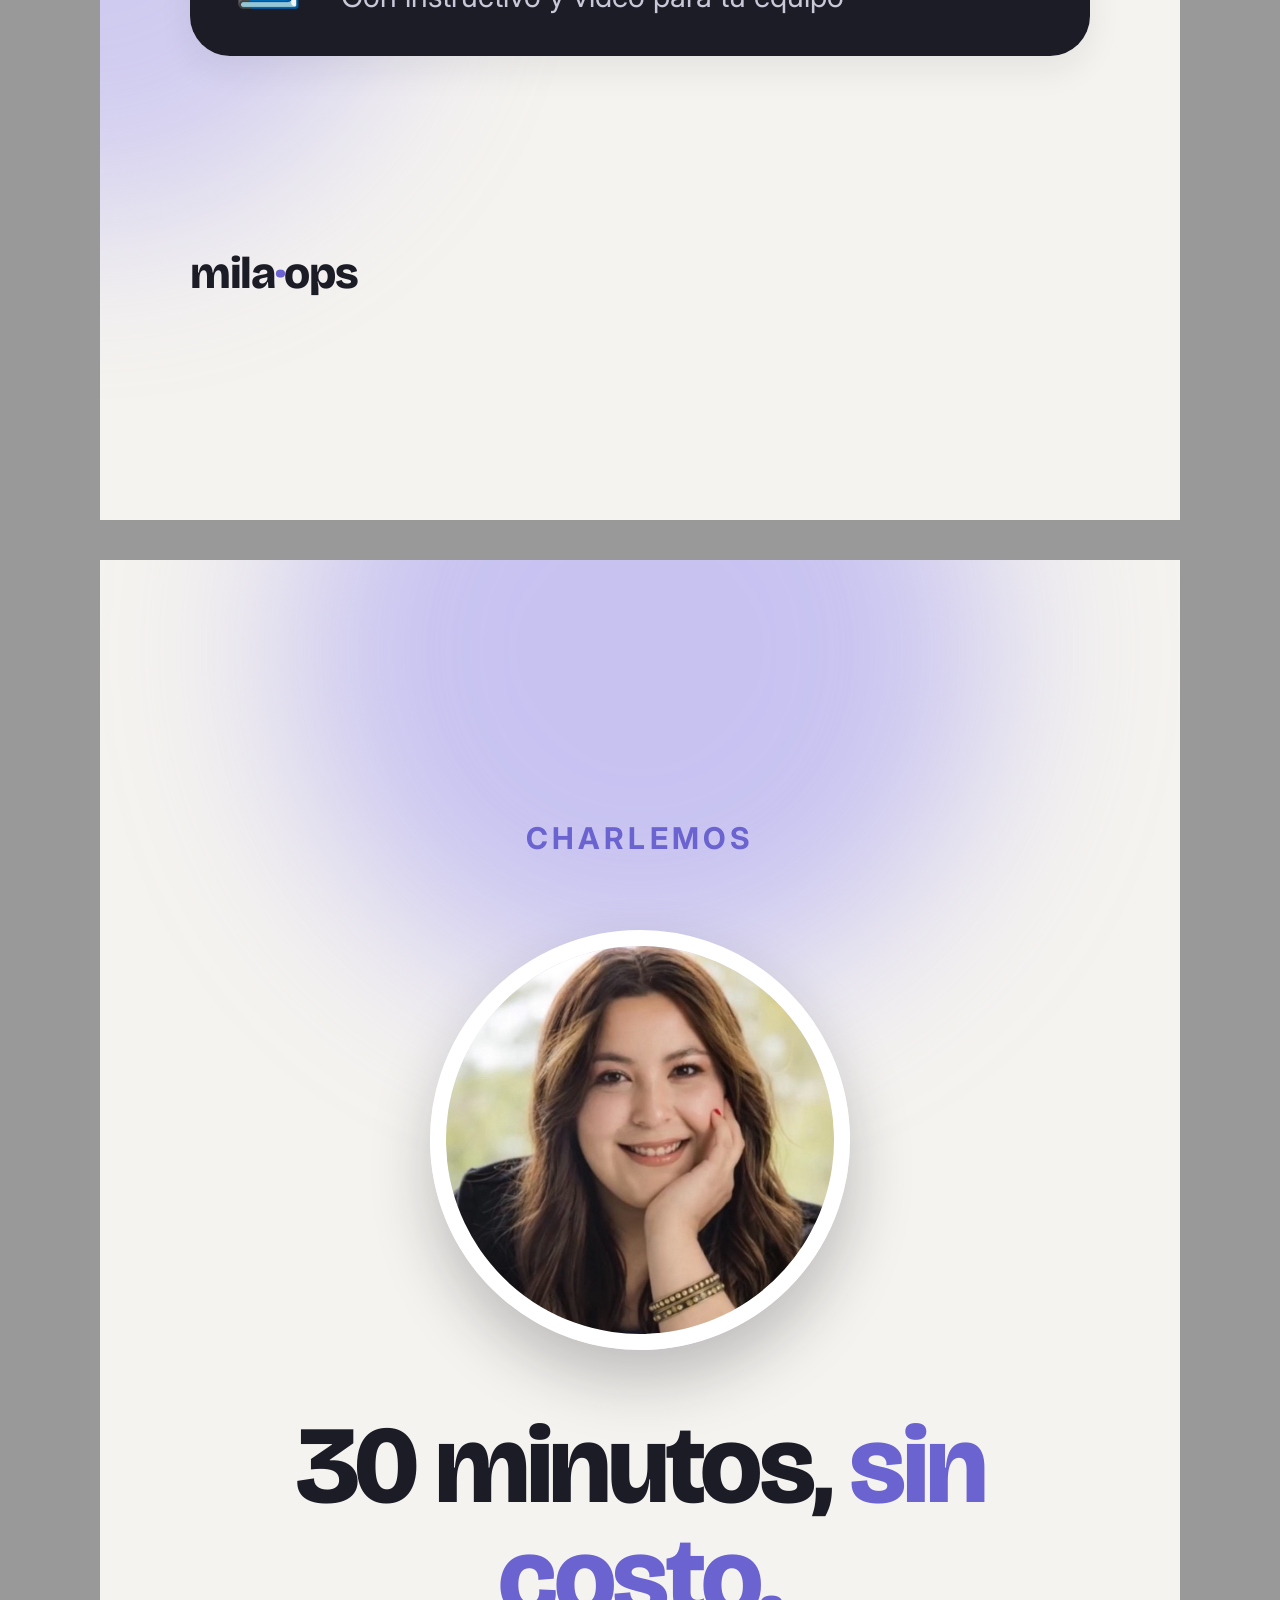
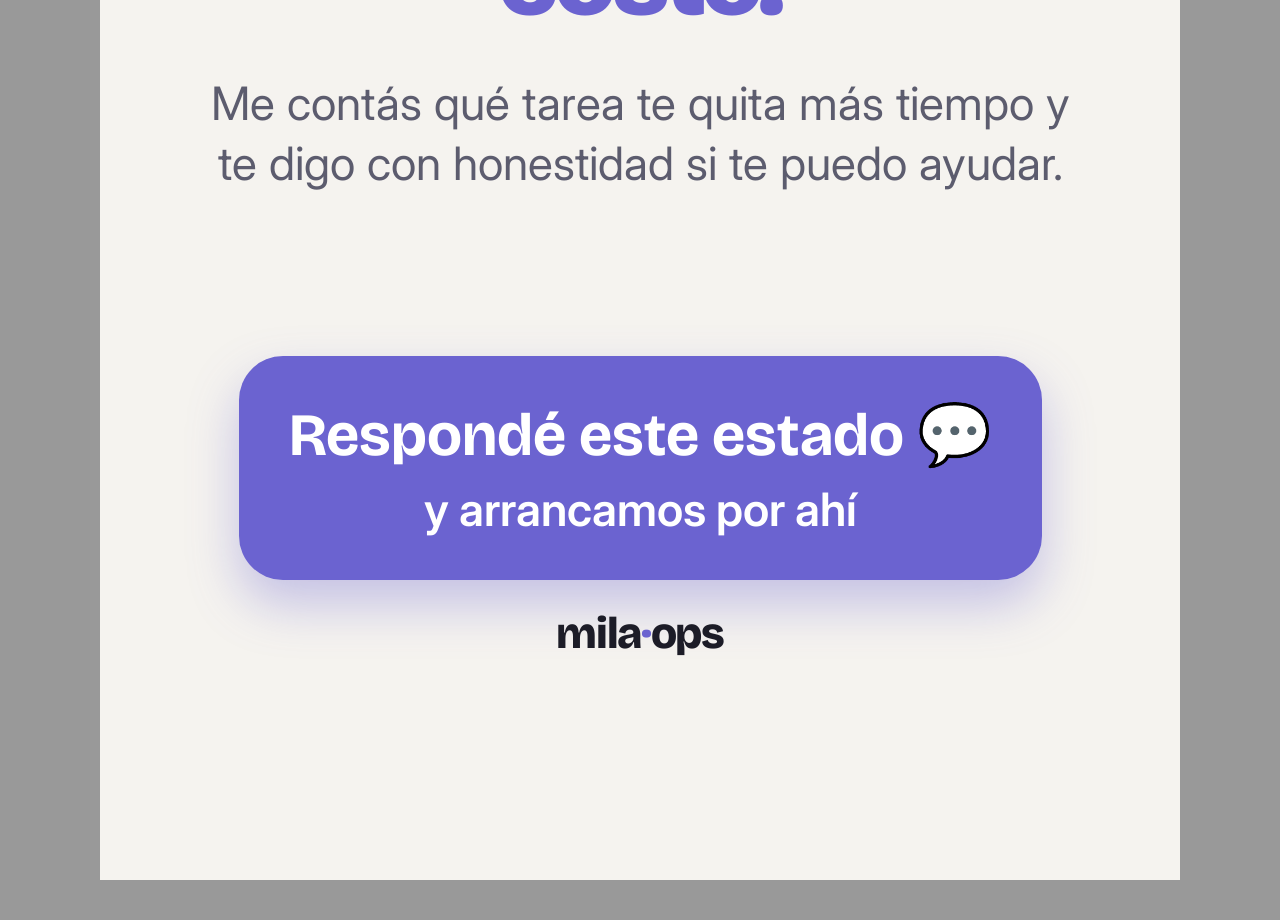
<file: kit/fuentes/banners.html>
<!doctype html>
<html lang="es">
<head>
<meta charset="utf-8">
<title>Banners estado WhatsApp · mila·ops</title>
<link rel="preconnect" href="https://fonts.googleapis.com">
<link rel="preconnect" href="https://fonts.gstatic.com" crossorigin>
<link href="https://fonts.googleapis.com/css2?family=Bricolage+Grotesque:opsz,wght@12..96,600;12..96,800&family=Inter:wght@400;500;600;700&display=swap" rel="stylesheet">
<style>
  /* Cada banner mide 1080 × 1920. Zona segura: 260 px arriba y 300 abajo (barras de WhatsApp). */
  :root{
    --crema:#f5f3ef; --crema-2:#ece8e0; --tinta:#1c1c27; --gris:#5c5c6e;
    --violeta:#6b63d0; --violeta-osc:#4f47b3; --lila:#a29bf2; --lila-suave:#ecebf8; --coral:#f07a6c; --verde:#1f9d63;
    --display:"Bricolage Grotesque","Inter",sans-serif; --texto:"Inter",sans-serif;
  }
  *{box-sizing:border-box}
  body{margin:0;background:#999;font-family:var(--texto);color:var(--tinta)}
  .b{width:1080px;height:1920px;position:relative;overflow:hidden;display:none;flex-direction:column;padding:260px 90px 300px}
  .b.on{display:flex}
  body.todos .b{display:flex;margin:0 auto 40px}
  h1,h2{font-family:var(--display);letter-spacing:-.03em;line-height:1.02;margin:0;font-weight:800}
  .marca{position:absolute;left:90px;bottom:220px;font-family:var(--display);font-weight:800;font-size:44px;letter-spacing:-.03em}
  .marca span{color:var(--violeta)}
  .url{position:absolute;right:90px;bottom:228px;font-size:30px;font-weight:600;opacity:.75}
  .etq{font-size:30px;font-weight:700;letter-spacing:.14em;text-transform:uppercase;color:var(--violeta);margin-bottom:34px}
  em{font-style:normal;color:var(--violeta)}
  .blob{position:absolute;border-radius:50%;filter:blur(90px);opacity:.6;z-index:0}
  .b > *{position:relative;z-index:1}
  .b > .blob{position:absolute;z-index:0}
  .b > .marca,.b > .url{position:absolute}

  /* Fondos */
  .oscuro{background:var(--tinta);color:#fff}
  .oscuro em{color:var(--lila)}
  .oscuro .etq{color:var(--lila)}
  .oscuro .marca span{color:var(--lila)}
  .violeta{background:var(--violeta);color:#fff}
  .violeta em{color:var(--tinta)}
  .violeta .etq{color:var(--lila-suave)}
  .violeta .marca span{color:var(--tinta)}
  .claro{background:var(--crema)}

  /* 1 · Gancho */
  .b1 h1{font-size:136px;margin-top:120px}
  .b1 .bajada{font-size:52px;line-height:1.25;color:#c9c8d8;margin-top:60px;max-width:860px}
  .b1 .flecha{margin-top:auto;font-family:var(--display);font-size:58px;font-weight:600;color:#fff}
  .b1 .flecha b{color:var(--lila)}

  /* 2 · Dolores */
  .b2 h2{font-size:96px;margin-bottom:60px}
  .lista{display:flex;flex-direction:column;gap:28px}
  .item{background:#fff;border-radius:40px;padding:36px 42px;display:flex;gap:30px;align-items:center;font-size:44px;line-height:1.25;box-shadow:0 14px 40px rgba(28,28,39,.07)}
  .item .e{font-size:64px;flex:none}
  .item b{font-weight:700}
  .b2 .remate{margin-top:56px;font-family:var(--display);font-weight:800;font-size:84px;line-height:1.05}

  /* 3 · Mili */
  .b3 h2{font-size:104px}
  .b3 .sub{font-size:46px;line-height:1.3;color:#e4e1fb;margin:34px 0 0}
  .cara{width:360px;height:360px;border-radius:50%;border:14px solid #fff;overflow:hidden;margin:70px auto 50px;box-shadow:0 30px 60px rgba(20,16,70,.35)}
  .cara img{width:100%;height:100%;object-fit:cover}
  .burbujas{display:flex;flex-direction:column;gap:22px}
  .bu{background:#fff;color:var(--tinta);font-size:40px;line-height:1.3;padding:28px 36px;border-radius:40px;border-bottom-left-radius:12px;max-width:860px;box-shadow:0 14px 30px rgba(20,16,70,.25)}
  .bu.yo{align-self:flex-end;background:var(--lila-suave);border-bottom-left-radius:40px;border-bottom-right-radius:12px}

  /* 4 y 5 · Celular con la app */
  .celu{width:460px;height:920px;border-radius:64px;background:#111;padding:18px;box-shadow:0 40px 80px rgba(28,28,39,.35);flex:none}
  .celu img{width:100%;height:100%;object-fit:cover;object-position:top;border-radius:50px}
  .b4,.b5{padding-top:230px}
  .b4 h2,.b5 h2{font-size:92px}
  .b4 .sub,.b5 .sub{font-size:42px;line-height:1.3;color:var(--gris);margin:26px 0 50px}
  .b5 .sub{color:#c9c8d8}
  .fila{display:flex;gap:44px;align-items:center}
  .notas{display:flex;flex-direction:column;gap:26px}
  .nota{background:#fff;border-radius:32px;padding:28px 30px;font-size:34px;line-height:1.3;box-shadow:0 14px 34px rgba(28,28,39,.1)}
  .nota b{display:block;font-family:var(--display);font-size:44px;color:var(--violeta);margin-bottom:4px}
  .oscuro .nota{background:#26263a;color:#e4e1fb}
  .oscuro .nota b{color:var(--lila)}
  .pastilla{display:inline-block;background:var(--violeta);color:#fff;font-weight:700;font-size:38px;padding:24px 40px;border-radius:999px;margin-top:6px}
  .oscuro .pastilla{background:var(--lila);color:var(--tinta)}

  /* 6 · Qué hago */
  .b6 h2{font-size:100px;margin-bottom:56px}
  .servicios{display:grid;grid-template-columns:1fr 1fr;gap:26px}
  .serv{background:#fff;border-radius:40px;padding:40px 36px;min-height:270px;display:flex;flex-direction:column;justify-content:space-between;box-shadow:0 14px 34px rgba(28,28,39,.07)}
  .serv .e{font-size:68px}
  .serv b{display:block;font-family:var(--display);font-size:48px;line-height:1.05;letter-spacing:-.02em}
  .serv span{display:block;font-size:30px;color:var(--gris);line-height:1.3;margin-top:8px}
  .serv.ancho{grid-column:span 2;background:var(--tinta);color:#fff;min-height:0;flex-direction:row;align-items:center;gap:30px;justify-content:flex-start}
  .serv.ancho span{color:#c9c8d8}

  /* 7 · Llamado */
  .b7{align-items:center;text-align:center}
  .foto{width:420px;height:420px;border-radius:50%;overflow:hidden;border:16px solid #fff;box-shadow:0 30px 60px rgba(28,28,39,.25);margin:40px 0 60px;transform:rotate(-3deg)}
  .foto img{width:100%;height:100%;object-fit:cover}
  .b7 h2{font-size:110px}
  .b7 .sub{font-size:46px;line-height:1.3;color:var(--gris);margin:40px 0 0;max-width:860px}
  .responder{margin-top:auto;background:var(--violeta);color:#fff;border-radius:44px;padding:40px 50px;font-size:46px;font-weight:600;line-height:1.3;box-shadow:0 24px 50px rgba(107,99,208,.35)}
  .responder b{font-family:var(--display);font-size:60px;display:block;margin-bottom:6px}
</style>
</head>
<body>

<!-- 1 · Gancho -->
<section class="b b1 oscuro" id="b1">
  <div class="blob" style="width:700px;height:700px;background:var(--violeta);top:-200px;right:-260px"></div>
  <div class="blob" style="width:520px;height:520px;background:#f6c6bd;bottom:-160px;left:-200px;opacity:.35"></div>
  <div class="etq">Webs · Automatizaciones · IA</div>
  <h1>¿Tu negocio vive en planillas y <em>WhatsApp?</em></h1>
  <p class="bajada">Primero entiendo cómo trabajás. Después hago que funcione solo.</p>
  <div class="flecha">Te cuento cómo <b>→</b></div>
  <div class="marca">mila<span>·</span>ops</div>
</section>

<!-- 2 · Dolores -->
<section class="b b2 claro" id="b2">
  <div class="blob" style="width:600px;height:600px;background:var(--lila);top:-220px;right:-200px;opacity:.5"></div>
  <div class="etq">¿Te suena?</div>
  <h2>Si todas las semanas hacés esto…</h2>
  <div class="lista">
    <div class="item"><span class="e">📋</span><span><b>Buscás</b> cuál es la última versión de la planilla</span></div>
    <div class="item"><span class="e">🔁</span><span><b>Copiás y pegás</b> los mismos datos en tres lados</span></div>
    <div class="item"><span class="e">💬</span><span><b>Respondés</b> veinte veces “¿cómo pago?”</span></div>
    <div class="item"><span class="e">🤷‍♀️</span><span><b>Recién a fin de mes</b> sabés si te fue bien</span></div>
  </div>
  <p class="remate">…eso se puede <em>automatizar.</em></p>
  <div class="marca">mila<span>·</span>ops</div>
</section>

<!-- 3 · Mili -->
<section class="b b3 violeta" id="b3">
  <div class="blob" style="width:640px;height:640px;background:var(--lila);bottom:200px;right:-300px;opacity:.5"></div>
  <div class="etq">Agentes con cara</div>
  <h2>Te presento a Mili 👋</h2>
  <p class="sub">Una asistente de IA que mira tus números y te los cuenta en palabras simples.</p>
  <div class="cara"><img src="../img/risa.png" alt=""></div>
  <div class="burbujas">
    <div class="bu yo">Mili, ¿cómo venimos hoy?</div>
    <div class="bu">Bien 🙂 Hoy vencen 3 cobros y ya les mandé el recordatorio.</div>
  </div>
  <div class="marca">mila<span>·</span>ops</div>
</section>

<!-- 4 · Demo tablero -->
<section class="b b4 claro" id="b4">
  <div class="blob" style="width:600px;height:600px;background:#f6c6bd;top:300px;left:-300px;opacity:.45"></div>
  <div class="etq">Demo en vivo</div>
  <h2>Una app de verdad, <em>no una planilla más.</em></h2>
  <p class="sub">Clientes, cobros y ganancia del mes, desde el celu.</p>
  <div class="fila">
    <div class="celu"><img src="../img/app-tablero.png" alt=""></div>
    <div class="notas">
      <div class="nota"><b>Gratis</b>Probala sin registrarte</div>
      <div class="nota"><b>Real</b>Tocá, cargá y borrá</div>
      <span class="pastilla">Link en el texto ↓</span>
    </div>
  </div>
  <div class="url">mila-ops-ia.github.io/servicios</div>
  <div class="marca">mila<span>·</span>ops</div>
</section>

<!-- 5 · Demo salud -->
<section class="b b5 oscuro" id="b5">
  <div class="blob" style="width:700px;height:700px;background:var(--violeta);top:-200px;right:-300px"></div>
  <div class="etq">Lo que hace Mili</div>
  <h2>Te dice a quién <em>llamar hoy.</em></h2>
  <p class="sub">Revisa la mora y los vencimientos, y te avisa antes de que sea tarde.</p>
  <div class="fila">
    <div class="celu"><img src="../img/app-salud.png" alt=""></div>
    <div class="notas">
      <div class="nota"><b>😄</b>Se ríe si vas bien</div>
      <div class="nota"><b>🤔</b>Piensa si hay algo para mirar</div>
      <div class="nota"><b>😮</b>Se sorprende si hay que actuar</div>
    </div>
  </div>
  <div class="marca">mila<span>·</span>ops</div>
</section>

<!-- 6 · Qué hago -->
<section class="b b6 claro" id="b6">
  <div class="blob" style="width:620px;height:620px;background:var(--lila);bottom:300px;left:-320px;opacity:.45"></div>
  <div class="etq">Qué hago</div>
  <h2>Te saco trabajo <em>de encima.</em></h2>
  <div class="servicios">
    <div class="serv"><span class="e">🌐</span><div><b>Webs que venden</b><span>Con WhatsApp y formulario</span></div></div>
    <div class="serv"><span class="e">⚙️</span><div><b>Automatiza­ciones</b><span>Reportes y avisos solos</span></div></div>
    <div class="serv"><span class="e">📊</span><div><b>Apps de gestión</b><span>Todo en un solo lugar</span></div></div>
    <div class="serv"><span class="e">🤖</span><div><b>Agentes de IA</b><span>Que responden y explican</span></div></div>
    <div class="serv ancho"><span class="e">📘</span><div><b>Y te lo dejo andando</b><span>Con instructivo y video para tu equipo</span></div></div>
  </div>
  <div class="marca">mila<span>·</span>ops</div>
</section>

<!-- 7 · Llamado -->
<section class="b b7 claro" id="b7">
  <div class="blob" style="width:700px;height:700px;background:var(--lila);top:-260px;left:50%;transform:translateX(-50%);opacity:.55"></div>
  <div class="etq">Charlemos</div>
  <div class="foto"><img src="../img/mila.jpg" alt=""></div>
  <h2>30 minutos, <em>sin costo.</em></h2>
  <p class="sub">Me contás qué tarea te quita más tiempo y te digo con honestidad si te puedo ayudar.</p>
  <div class="responder"><b>Respondé este estado 💬</b>y arrancamos por ahí</div>
  <div class="marca" style="left:50%;transform:translateX(-50%);bottom:220px">mila<span>·</span>ops</div>
</section>

<style>
  /* Exportación por capas para el video animado: #b1?capa=0 es el fondo, ?capa=N es solo esa capa con fondo transparente */
  body.capas{background:transparent}
  body.capas [data-capa]{visibility:hidden}
  body.capas [data-capa].ver{visibility:visible}
  body.capas.transparente .b{background:transparent!important}
  body.capas.transparente .blob{display:none}
</style>
<script>
  // Qué entra en cada capa (en orden de aparición, una por tiempo de música)
  const CAPAS = {
    b1: [".etq, h1", ".bajada", ".flecha, .marca"],
    b2: [".etq, h2", ".item:nth-child(1)", ".item:nth-child(2)", ".item:nth-child(3)", ".item:nth-child(4)", ".remate, .marca"],
    b3: [".etq, h2", ".sub", ".cara", ".bu.yo", ".bu:not(.yo), .marca"],
    b4: [".etq, h2", ".sub", ".celu", ".nota:nth-child(1)", ".nota:nth-child(2)", ".pastilla, .url, .marca"],
    b5: [".etq, h2", ".sub", ".celu", ".nota:nth-child(1)", ".nota:nth-child(2)", ".nota:nth-child(3), .marca"],
    b6: [".etq, h2", ".serv:nth-child(1)", ".serv:nth-child(2)", ".serv:nth-child(3)", ".serv:nth-child(4)", ".serv.ancho, .marca"],
    b7: [".etq", ".foto", "h2", ".sub", ".responder, .marca"],
  };
  const [id, qs] = location.hash.slice(1).split("?");
  if (id) {
    const b = document.getElementById(id);
    b.classList.add("on");
    const capa = new URLSearchParams(qs || "").get("capa");
    (CAPAS[id] || []).forEach((sel, i) => b.querySelectorAll(sel).forEach(el => {
      if (!el.dataset.capa) el.dataset.capa = i + 1;
    }));
    if (capa !== null) {
      document.body.classList.add("capas");
      if (capa !== "0") {
        document.body.classList.add("transparente");
        b.querySelectorAll(`[data-capa="${capa}"]`).forEach(el => el.classList.add("ver"));
      }
    }
    document.title = "capas=" + (CAPAS[id] || []).length;
  } else document.body.classList.add("todos");
</script>
</body>
</html>
</file>
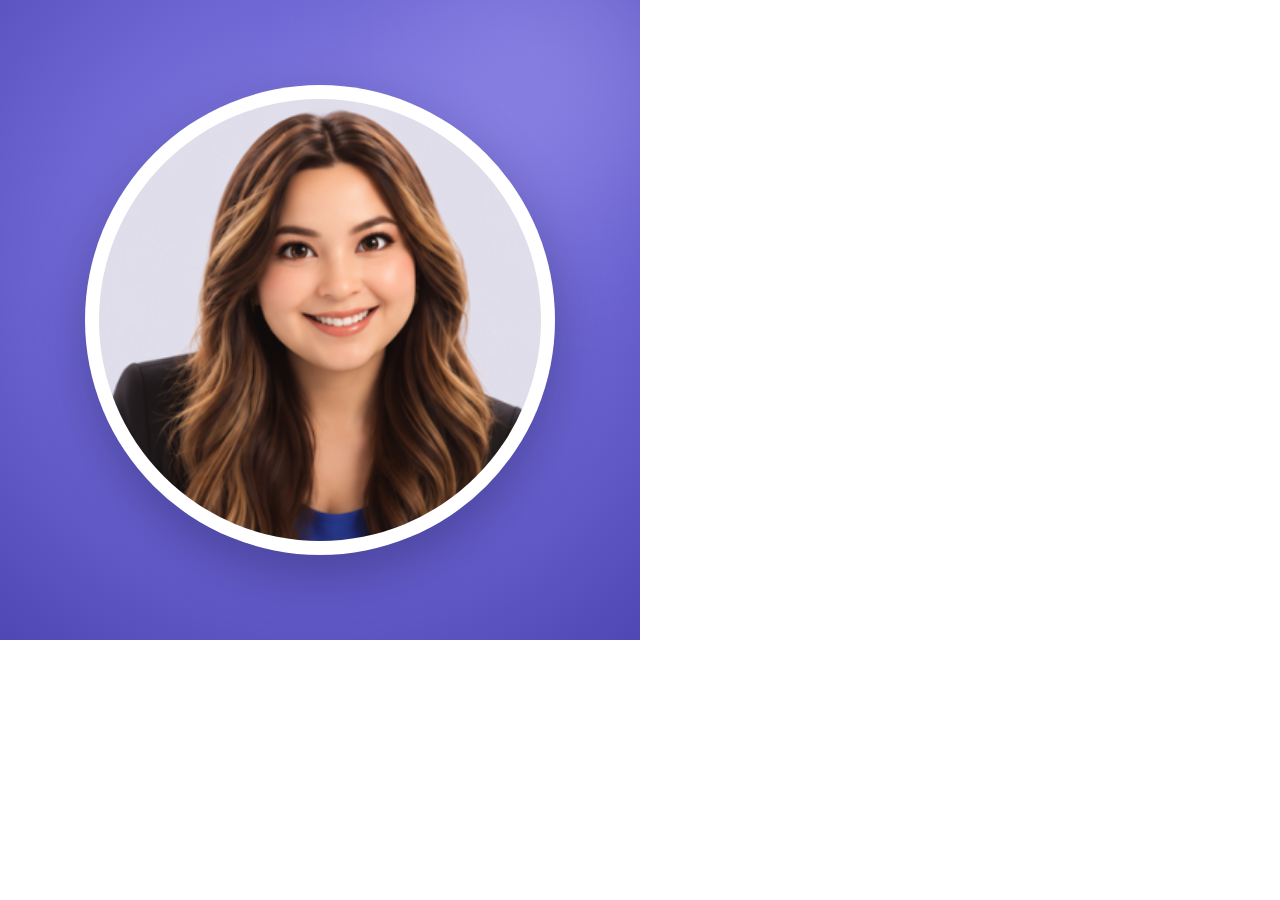
<file: kit/fuentes/perfil.html>
<!doctype html>
<html lang="es">
<head>
<meta charset="utf-8">
<title>Perfil WhatsApp · mila·ops</title>
<link rel="preconnect" href="https://fonts.googleapis.com">
<link rel="preconnect" href="https://fonts.gstatic.com" crossorigin>
<link href="https://fonts.googleapis.com/css2?family=Bricolage+Grotesque:opsz,wght@12..96,600;12..96,800&family=Inter:wght@500;600;700&display=swap" rel="stylesheet">
<style>
  :root{--crema:#f5f3ef;--tinta:#1c1c27;--violeta:#6b63d0;--lila:#a29bf2;--lila-suave:#ecebf8;
    --display:"Bricolage Grotesque","Inter",sans-serif;--texto:"Inter",sans-serif}
  *{box-sizing:border-box}
  body{margin:0;font-family:var(--texto)}
  .p{display:none;position:relative;overflow:hidden}
  .p.on{display:block}
  h1,p{margin:0}

  /* Foto de perfil 640 × 640: WhatsApp la recorta en círculo, todo va al centro */
  #avatar{width:640px;height:640px;background:radial-gradient(circle at 50% 38%,#8a83e6 0%,var(--violeta) 55%,#4f47b3 100%)}
  #avatar .aro{position:absolute;left:50%;top:50%;width:470px;height:470px;transform:translate(-50%,-50%);border-radius:50%;
    background:#fff;padding:14px;box-shadow:0 20px 50px rgba(20,16,70,.35)}
  #avatar .aro img{width:100%;height:100%;border-radius:50%;object-fit:cover;display:block}
  #avatar .brillo{position:absolute;width:300px;height:300px;border-radius:50%;background:var(--lila);filter:blur(80px);opacity:.55;top:-80px;right:-60px}

  /* Banner 1920 × 1080. Lo importante va en la franja central (alto 640) por si se recorta. */
  #portada{width:1920px;height:1080px;background:var(--tinta);color:#fff}
  #portada .blob{position:absolute;border-radius:50%;filter:blur(110px)}
  #portada .contenido{position:absolute;left:0;right:0;top:220px;height:640px;display:flex;align-items:center;gap:90px;padding:0 200px}
  #portada .cara{flex:none;width:400px;height:400px;border-radius:50%;background:#fff;padding:14px;box-shadow:0 30px 70px rgba(0,0,0,.4)}
  #portada .cara img{width:100%;height:100%;border-radius:50%;object-fit:cover;display:block}
  #portada .marca{font-family:var(--display);font-weight:800;font-size:64px;letter-spacing:-.03em}
  #portada .marca span{color:var(--lila)}
  #portada .etq{font-size:28px;font-weight:700;letter-spacing:.14em;text-transform:uppercase;color:var(--lila);margin:18px 0 22px}
  #portada h1{font-family:var(--display);font-weight:800;font-size:92px;line-height:1.02;letter-spacing:-.03em}
  #portada h1 em{font-style:normal;color:var(--lila)}
  #portada .pie{display:flex;gap:18px;margin-top:38px}
  #portada .chip{background:#26263a;border:1px solid rgba(255,255,255,.1);border-radius:999px;padding:14px 26px;font-size:28px;font-weight:600;color:#e4e1fb}
  #portada .chip.v{background:var(--violeta);border-color:var(--violeta);color:#fff}
</style>
</head>
<body>
<section class="p" id="avatar">
  <div class="brillo"></div>
  <div class="aro"><img src="../img/retrato.png" alt=""></div>
</section>

<section class="p" id="portada">
  <div class="blob" style="width:800px;height:800px;background:var(--violeta);top:-300px;right:-200px;opacity:.7"></div>
  <div class="blob" style="width:520px;height:520px;background:#f6c6bd;bottom:-260px;left:-160px;opacity:.3"></div>
  <div class="contenido">
    <div class="cara"><img src="../img/retrato.png" alt=""></div>
    <div>
      <div class="marca">mila<span>·</span>ops</div>
      <div class="etq">Webs · Automatizaciones · Agentes de IA</div>
      <h1>Primero entiendo cómo trabajás. Después hago que <em>funcione solo.</em></h1>
      <div class="pie">
        <span class="chip v">Charla de 30 min sin costo</span>
        <span class="chip">mila-ops-ia.github.io/servicios</span>
      </div>
    </div>
  </div>
</section>
<script>document.getElementById(location.hash.slice(1) || "avatar").classList.add("on")</script>
</body>
</html>
</file>
<file: demo-cartera/css/styles.css>
:root {
  color-scheme: light;
  --bg: #f4f4f1;
  --surface: #fcfcfb;
  --surface-2: #f0efeb;
  --ink: #0b0b0b;
  --ink-2: #52514e;
  --muted: #898781;
  --line: #e1e0d9;
  --axis: #c3c2b7;
  --border: rgba(11, 11, 11, 0.1);
  --accent: #2a78d6;
  --accent-ink: #1d5fae;
  --accent-soft: rgba(42, 120, 214, 0.1);
  --series-1: #2a78d6;
  --good: #0ca30c;
  --good-ink: #006300;
  --warning: #fab219;
  --critical: #d03b3b;
  --critical-ink: #b12a2a;
  --shadow: 0 1px 2px rgba(0, 0, 0, 0.04), 0 4px 16px rgba(0, 0, 0, 0.04);
}
@media (prefers-color-scheme: dark) {
  :root:not([data-theme="light"]) {
    color-scheme: dark;
    --bg: #121211;
    --surface: #1a1a19;
    --surface-2: #232321;
    --ink: #f0efec;
    --ink-2: #c3c2b7;
    --muted: #898781;
    --line: #2c2c2a;
    --axis: #383835;
    --border: rgba(255, 255, 255, 0.1);
    --accent: #3987e5;
    --accent-ink: #7bb0f0;
    --accent-soft: rgba(57, 135, 229, 0.16);
    --series-1: #3987e5;
    --good-ink: #0ca30c;
    --critical-ink: #e66767;
    --shadow: none;
  }
}
:root[data-theme="dark"] {
  color-scheme: dark;
  --bg: #121211;
  --surface: #1a1a19;
  --surface-2: #232321;
  --ink: #f0efec;
  --ink-2: #c3c2b7;
  --muted: #898781;
  --line: #2c2c2a;
  --axis: #383835;
  --border: rgba(255, 255, 255, 0.1);
  --accent: #3987e5;
  --accent-ink: #7bb0f0;
  --accent-soft: rgba(57, 135, 229, 0.16);
  --series-1: #3987e5;
  --good-ink: #0ca30c;
  --critical-ink: #e66767;
  --shadow: none;
}

* { box-sizing: border-box; }
html, body { margin: 0; }
body {
  background: var(--bg);
  color: var(--ink);
  font: 15px/1.5 Manrope, system-ui, sans-serif;
  -webkit-font-smoothing: antialiased;
}
a { color: inherit; }
h1, h2, h3 { margin: 0; line-height: 1.2; letter-spacing: -0.01em; }
h1 { font-size: 26px; font-weight: 800; }
h2 { font-size: 17px; font-weight: 700; }
h3 { font-size: 14px; font-weight: 700; }
.muted { color: var(--muted); }
.small { font-size: 13px; }
.num { font-variant-numeric: tabular-nums; }

/* ── Layout ── */
.shell { display: grid; grid-template-columns: 232px 1fr; min-height: 100vh; }
.side {
  position: sticky; top: 0; height: 100vh;
  display: flex; flex-direction: column; gap: 24px;
  padding: 20px 14px; border-right: 1px solid var(--border); background: var(--surface);
}
.brand { display: flex; align-items: center; gap: 10px; text-decoration: none; font-weight: 800; font-size: 17px; padding: 0 6px; }
.brand small { display: block; font-size: 12px; font-weight: 500; color: var(--muted); }
.brand-mark {
  width: 34px; height: 34px; border-radius: 10px; display: grid; place-items: center;
  background: var(--accent); color: #fff; font-weight: 800;
}
.nav { display: flex; flex-direction: column; gap: 2px; }
.nav a {
  display: flex; align-items: center; gap: 10px; padding: 9px 10px; border-radius: 8px;
  text-decoration: none; color: var(--ink-2); font-weight: 600;
}
.nav a:hover { background: var(--surface-2); color: var(--ink); }
.nav a.on { background: var(--accent-soft); color: var(--accent-ink); }
.nav .ico { width: 18px; text-align: center; }
.side-foot { margin-top: auto; display: flex; flex-direction: column; gap: 8px; font-size: 13px; color: var(--muted); padding: 0 6px; }
.side-foot .row { gap: 6px; }

main { min-width: 0; padding: 28px 32px 64px; }
.page { max-width: 1180px; margin: 0 auto; display: flex; flex-direction: column; gap: 20px; }
.page-head { display: flex; align-items: flex-end; justify-content: space-between; gap: 16px; flex-wrap: wrap; }
.page-head p { margin: 4px 0 0; color: var(--muted); }
.row { display: flex; align-items: center; gap: 10px; flex-wrap: wrap; }
.between { justify-content: space-between; }
.grid { display: grid; gap: 16px; }
.g2 { grid-template-columns: repeat(2, minmax(0, 1fr)); }
.g3 { grid-template-columns: repeat(3, minmax(0, 1fr)); }

.card {
  background: var(--surface); border: 1px solid var(--border); border-radius: 14px;
  padding: 18px 20px; box-shadow: var(--shadow); min-width: 0;
}
.card-head { display: flex; justify-content: space-between; align-items: baseline; gap: 12px; margin-bottom: 12px; flex-wrap: wrap; }
.card-head p { margin: 2px 0 0; font-size: 13px; color: var(--muted); }

/* ── KPIs ── */
.kpis { display: grid; grid-template-columns: repeat(auto-fit, minmax(170px, 1fr)); gap: 12px; }
.kpi { padding: 14px 16px; }
.kpi .label { font-size: 12.5px; color: var(--ink-2); font-weight: 600; }
.kpi .value { font-size: 20px; font-weight: 800; margin-top: 4px; font-variant-numeric: tabular-nums; white-space: nowrap; letter-spacing: -0.01em; }
.kpi .sub { font-size: 12.5px; color: var(--muted); margin-top: 2px; }
.hero { display: grid; grid-template-columns: minmax(0, 1.1fr) minmax(0, 2fr); gap: 16px; }
.hero-num { font-size: 52px; font-weight: 800; letter-spacing: -0.02em; line-height: 1.05; margin: 6px 0; font-variant-numeric: tabular-nums; }
.delta { font-size: 13px; font-weight: 700; }
.delta.up { color: var(--good-ink); }
.delta.down { color: var(--critical-ink); }

/* ── Buttons & forms ── */
.btn {
  display: inline-flex; align-items: center; justify-content: center; gap: 6px;
  padding: 9px 14px; border-radius: 9px; border: 1px solid transparent;
  background: var(--accent); color: #fff; font: inherit; font-weight: 700; font-size: 14px;
  text-decoration: none; cursor: pointer; white-space: nowrap;
}
.btn:hover { filter: brightness(1.06); }
.btn.ghost { background: var(--surface); color: var(--ink); border-color: var(--border); }
.btn.ghost:hover { background: var(--surface-2); filter: none; }
.btn.danger { background: transparent; color: var(--critical-ink); border-color: var(--border); }
.btn.sm { padding: 6px 10px; font-size: 13px; }
.icon-btn { background: none; border: 0; color: var(--ink-2); cursor: pointer; font: inherit; padding: 4px 6px; border-radius: 6px; }
.icon-btn:hover { background: var(--surface-2); }

form.card { display: flex; flex-direction: column; gap: 16px; }
.fields { display: grid; grid-template-columns: repeat(2, minmax(0, 1fr)); gap: 14px 16px; }
.field { display: flex; flex-direction: column; gap: 5px; min-width: 0; }
.field.full { grid-column: 1 / -1; }
.field label { font-size: 13px; font-weight: 700; color: var(--ink-2); }
.field .hint { font-size: 12px; color: var(--muted); }
input, select, textarea {
  font: inherit; color: var(--ink); background: var(--surface); width: 100%;
  border: 1px solid var(--axis); border-radius: 9px; padding: 9px 11px;
}
textarea { min-height: 72px; resize: vertical; }
input:focus, select:focus, textarea:focus { outline: 2px solid var(--accent); outline-offset: -1px; border-color: transparent; }
.seg { display: inline-flex; background: var(--surface-2); border-radius: 10px; padding: 3px; gap: 2px; flex-wrap: wrap; }
.seg button {
  border: 0; background: none; font: inherit; font-weight: 600; font-size: 13.5px; color: var(--ink-2);
  padding: 7px 12px; border-radius: 8px; cursor: pointer;
}
.seg button.on { background: var(--surface); color: var(--ink); box-shadow: 0 1px 2px rgba(0, 0, 0, 0.08); }
.preview { background: var(--surface-2); border-radius: 12px; padding: 14px 16px; display: grid; grid-template-columns: repeat(auto-fit, minmax(140px, 1fr)); gap: 10px; }
.preview .label { font-size: 12px; color: var(--muted); font-weight: 600; }
.preview .value { font-weight: 800; font-size: 17px; font-variant-numeric: tabular-nums; }
.form-actions { display: flex; gap: 10px; justify-content: flex-end; flex-wrap: wrap; }
details summary { cursor: pointer; font-size: 13px; font-weight: 600; color: var(--ink-2); }

/* ── Tables ── */
.table-wrap { overflow-x: auto; margin: 0 -20px; padding: 0 20px; }
table { width: 100%; border-collapse: collapse; font-size: 14px; }
th { text-align: left; font-size: 12px; font-weight: 700; color: var(--muted); padding: 8px 10px; border-bottom: 1px solid var(--line); white-space: nowrap; }
td { padding: 10px; border-bottom: 1px solid var(--line); vertical-align: middle; }
tr:last-child td { border-bottom: 0; }
td.r, th.r { text-align: right; font-variant-numeric: tabular-nums; white-space: nowrap; }
tr.click { cursor: pointer; }
tr.click:hover td { background: var(--surface-2); }
.cell-title { font-weight: 700; }
.cell-sub { font-size: 12.5px; color: var(--muted); }
.empty { text-align: center; color: var(--muted); padding: 28px 12px; }

/* ── Status pills (icon + label, never color alone) ── */
.pill {
  display: inline-flex; align-items: center; gap: 6px; padding: 3px 9px 3px 7px; border-radius: 99px;
  font-size: 12.5px; font-weight: 700; background: var(--surface-2); color: var(--ink-2); white-space: nowrap;
}
.pill i { font-style: normal; font-size: 10px; }
.pill.al-dia i { color: var(--good); }
.pill.por-vencer i { color: var(--warning); }
.pill.mora { color: var(--critical-ink); }
.pill.mora i { color: var(--critical); }
.pill.cancelado, .pill.incobrable { color: var(--muted); }
.tag { font-size: 12px; font-weight: 700; color: var(--ink-2); background: var(--surface-2); padding: 2px 8px; border-radius: 6px; }

/* ── Lists ── */
.list { display: flex; flex-direction: column; }
.list-item { display: flex; justify-content: space-between; align-items: center; gap: 12px; padding: 10px 0; border-bottom: 1px solid var(--line); text-decoration: none; }
.list-item:last-child { border-bottom: 0; }
.list-item:hover .cell-title { color: var(--accent-ink); }
.dl { display: grid; grid-template-columns: max-content 1fr; gap: 8px 18px; margin: 0; font-size: 14px; }
.dl dt { color: var(--muted); font-weight: 600; }
.dl dd { margin: 0; }

/* ── Charts ── */
.chart { position: relative; width: 100%; }
.chart svg { display: block; width: 100%; height: auto; overflow: visible; }
.chart text { font: 11.5px Manrope, system-ui, sans-serif; fill: var(--muted); }
.chart .lbl { fill: var(--ink-2); font-weight: 700; }
.chart .grid-line { stroke: var(--line); stroke-width: 1; }
.chart .base { stroke: var(--axis); stroke-width: 1; }
.chart .bar { fill: var(--series-1); }
.chart .bar.dim { opacity: 0.45; }
.chart .line { fill: none; stroke: var(--series-1); stroke-width: 2; stroke-linejoin: round; stroke-linecap: round; }
.chart .area { fill: var(--series-1); opacity: 0.1; }
.chart .dot { fill: var(--series-1); stroke: var(--surface); stroke-width: 2; }
.chart .hit { fill: transparent; cursor: default; }
.chart .hit:hover + .hl, .chart .hl.on { opacity: 1; }
.chart .hover-band { fill: var(--ink); opacity: 0; }
.chart .hover-band.on { opacity: 0.04; }
.tip {
  position: fixed; z-index: 50; pointer-events: none; opacity: 0; transition: opacity 0.12s;
  background: var(--surface); color: var(--ink); border: 1px solid var(--border); border-radius: 10px;
  padding: 8px 11px; font-size: 13px; box-shadow: 0 6px 24px rgba(0, 0, 0, 0.14); min-width: 140px;
}
.tip.show { opacity: 1; }
.tip b { display: block; font-size: 12px; color: var(--muted); font-weight: 600; margin-bottom: 2px; }
.tip .tv { font-weight: 800; font-size: 15px; font-variant-numeric: tabular-nums; }
.tip .ts { color: var(--ink-2); font-size: 12px; }

/* ── Misc ── */
.toast {
  position: fixed; left: 50%; bottom: 24px; transform: translate(-50%, 20px); opacity: 0; transition: 0.2s;
  background: var(--ink); color: var(--surface); padding: 10px 16px; border-radius: 10px; font-weight: 600; font-size: 14px; z-index: 60;
}
.toast.show { opacity: 1; transform: translate(-50%, 0); }
.banner { background: var(--accent-soft); color: var(--ink); border-radius: 12px; padding: 12px 16px; font-size: 14px; display: flex; gap: 12px; align-items: center; justify-content: space-between; flex-wrap: wrap; }
.login { min-height: 100vh; display: grid; place-items: center; padding: 16px; }
.login .card { width: 100%; max-width: 380px; display: flex; flex-direction: column; gap: 14px; }
.month-nav { display: inline-flex; align-items: center; gap: 4px; background: var(--surface); border: 1px solid var(--border); border-radius: 10px; padding: 3px; }
.month-nav span { min-width: 150px; text-align: center; font-weight: 700; }
.search { max-width: 280px; }

@media (max-width: 900px) {
  .shell { grid-template-columns: 1fr; }
  .side { position: sticky; top: 0; height: auto; z-index: 20; flex-direction: row; align-items: center; padding: 10px 16px; gap: 12px; border-right: 0; border-bottom: 1px solid var(--border); overflow-x: auto; }
  .brand small, .side-foot { display: none; }
  .nav { flex-direction: row; }
  .nav a { padding: 7px 9px; font-size: 13.5px; }
  .nav .txt { display: none; }
  .nav a.on .txt { display: inline; }
  main { padding: 20px 16px 48px; }
  .hero, .g2, .g3 { grid-template-columns: 1fr; }
  .hero-num { font-size: 44px; }
}
@media (max-width: 560px) {
  .fields { grid-template-columns: 1fr; }
  h1 { font-size: 22px; }
  .month-nav span { min-width: 120px; }
}

[hidden] { display: none !important; }
.table-wrap td { white-space: nowrap; }
/* Sin menú lateral (pantalla de ingreso), el contenido ocupa todo el ancho */
.side[hidden] ~ main { grid-column: 1 / -1; }
.side[hidden] ~ .topbar-m { display: none !important; }

/* ── Mili, la guía (mismo avatar que De Cero a Estratégico) ── */
.mili-widget {
  position: fixed; z-index: 40; width: 84px; height: 84px;
  pointer-events: none; transition: transform .7s cubic-bezier(.34, 1.4, .64, 1), opacity .4s;
}
.mili-bubble, .mili-menu { position: absolute; bottom: calc(100% + 14px); right: 0; width: max-content; }
.mili-widget.on-left .mili-bubble, .mili-widget.on-left .mili-menu, .mili-widget.bubble-start .mili-bubble, .mili-widget.bubble-start .mili-menu { right: auto; left: 0; }
.mili-widget.bubble-below .mili-bubble, .mili-widget.bubble-below .mili-menu { bottom: auto; top: calc(100% + 18px); }
.mili-widget.entering { transform: translateY(160%); opacity: 0; }
.mili-widget.dragging, .mili-widget.snapping { transition: none; }
.mili-widget > * { pointer-events: auto; }
.mili-face {
  display: block; width: 100%; height: 100%; border-radius: 999px; padding: 0; border: 0; cursor: grab; background: none;
  perspective: 300px; touch-action: none; animation: mili-breathe 3.6s ease-in-out infinite; position: relative;
}
.mili-widget.dragging .mili-face { cursor: grabbing; }
.mili-face::after {
  content: ""; position: absolute; left: 14%; right: 14%; bottom: -10px; height: 10px; border-radius: 50%;
  background: rgba(20, 20, 20, .28); filter: blur(4px); animation: mili-shadow 3.6s ease-in-out infinite;
}
.mili-tilt {
  position: absolute; inset: 0; border-radius: 999px; overflow: hidden; border: 3px solid var(--surface);
  box-shadow: 0 8px 28px rgba(20, 20, 20, .3); background: var(--accent-soft);
  transition: transform .25s ease-out, border-color .2s; transform-style: preserve-3d;
}
.mili-face:hover .mili-tilt { border-color: var(--accent); }
.mili-face:focus-visible { outline: none; }
.mili-face:focus-visible .mili-tilt { box-shadow: 0 0 0 3px var(--accent); }
.mili-tilt img { position: absolute; inset: 0; width: 100%; height: 100%; object-fit: cover; opacity: 0; transition: opacity .2s; }
.mili-widget.talking .mili-tilt img { transition: opacity .06s; }
.mili-tilt img.on { opacity: 1; }
.mili-face.hop { animation: mili-hop .55s ease, mili-breathe 3.6s ease-in-out .55s infinite; }
.mili-face.shake { animation: mili-shake .5s ease, mili-breathe 3.6s ease-in-out .5s infinite; }
.mili-face.spin { animation: mili-spin .8s cubic-bezier(.34, 1.4, .64, 1), mili-breathe 3.6s ease-in-out .8s infinite; }
.mili-face.wave { animation: mili-wave 1.1s ease, mili-breathe 3.6s ease-in-out 1.1s infinite; }

.mili-bubble {
  max-width: min(310px, calc(100vw - 36px)); background: var(--surface); color: var(--ink); border: 1px solid var(--line);
  border-radius: 18px 18px 4px 18px; padding: 12px 34px 12px 14px; box-shadow: var(--shadow);
  font-size: 0.92rem; line-height: 1.45; opacity: 0; transform: translateY(8px) scale(.95); transform-origin: bottom right;
  transition: opacity .2s, transform .25s cubic-bezier(.34, 1.4, .64, 1); pointer-events: none;
}
.mili-widget.on-left .mili-bubble, .mili-widget.bubble-start .mili-bubble { border-radius: 18px 18px 18px 4px; transform-origin: bottom left; }
.mili-widget.bubble-below .mili-bubble { border-radius: 4px 18px 18px 18px; transform-origin: top right; }
.mili-bubble.show { opacity: 1; transform: none; pointer-events: auto; }
.mili-bubble p { margin: 0; min-height: 1.45em; }
.mili-actions { display: flex; gap: 8px; flex-wrap: wrap; }
.mili-actions:not(:empty) { margin-top: 10px; }
.mili-actions button {
  font: inherit; font-size: 0.85rem; font-weight: 700; border-radius: 999px; padding: 7px 14px; cursor: pointer;
  background: var(--accent); color: #fff; border: 1px solid var(--accent);
}
.mili-actions button.ghost { background: transparent; color: var(--ink-2); border-color: var(--line); }
.mili-x { position: absolute; top: 4px; right: 6px; background: none; border: 0; color: var(--muted); font-size: 1.1rem; cursor: pointer; padding: 4px; line-height: 1; }
.mili-menu {
  background: var(--surface); border: 1px solid var(--line); border-radius: 18px; box-shadow: var(--shadow);
  padding: 10px; display: flex; flex-direction: column; gap: 2px; min-width: 240px; animation: mili-pop .25s cubic-bezier(.34, 1.4, .64, 1);
}
.mili-menu[hidden] { display: none; }
.mili-menu b { padding: 6px 10px 8px; font-size: 0.9rem; }
.mili-menu button { text-align: left; font: inherit; font-size: 0.9rem; font-weight: 600; color: var(--ink); background: none; border: 0; border-radius: 10px; padding: 9px 10px; cursor: pointer; }
.mili-menu button:hover { background: var(--accent-soft); color: var(--accent); }

.mili-spot { position: relative; z-index: 2; box-shadow: 0 0 0 4px var(--accent), 0 0 0 12px color-mix(in srgb, var(--accent) 22%, transparent) !important; border-radius: 14px; transition: box-shadow .3s; }
.mili-confetti {
  position: fixed; width: 8px; height: 12px; border-radius: 2px; z-index: 45; pointer-events: none;
  animation: mili-confetti 1s cubic-bezier(.2, .7, .4, 1) forwards;
}

@keyframes mili-breathe { 0%, 100% { transform: translateY(0) scale(1); } 50% { transform: translateY(-5px) scale(1.02); } }
@keyframes mili-shadow { 0%, 100% { transform: scale(1); opacity: 1; } 50% { transform: scale(.8); opacity: .6; } }
@keyframes mili-hop { 0% { transform: scale(1); } 30% { transform: translateY(-16px) scale(1.08, .96); } 60% { transform: translateY(0) scale(.95, 1.05); } 100% { transform: scale(1); } }
@keyframes mili-shake { 0%, 100% { transform: rotate(0); } 20% { transform: rotate(-9deg); } 40% { transform: rotate(8deg); } 60% { transform: rotate(-6deg); } 80% { transform: rotate(4deg); } }
@keyframes mili-spin { from { transform: rotate(0) scale(1); } 50% { transform: rotate(200deg) scale(1.15); } to { transform: rotate(360deg) scale(1); } }
@keyframes mili-wave { 0%, 100% { transform: rotate(0); } 15%, 45%, 75% { transform: rotate(-12deg) translateY(-6px); } 30%, 60% { transform: rotate(10deg) translateY(-6px); } }
@keyframes mili-pop { from { opacity: 0; transform: scale(.9) translateY(8px); } to { opacity: 1; transform: none; } }
@keyframes mili-confetti {
  0% { transform: translate(-50%, -50%) rotate(0); opacity: 1; }
  100% { transform: translate(calc(-50% + var(--dx)), calc(-50% + var(--dy) + 120px)) rotate(var(--r)); opacity: 0; }
}
@media (prefers-reduced-motion: reduce) { .mili-face, .mili-face::after, .mili-face.hop, .mili-face.shake, .mili-face.spin, .mili-face.wave { animation: none; } .mili-widget { transition: none; } }
@media (max-width: 560px) { .mili-widget { width: 68px; height: 68px; } }
main { padding-bottom: 120px; }

/* ── Celular: menú fijo abajo y tablas como tarjetas ── */
@media (max-width: 900px) {
  .side {
    position: fixed; top: auto; bottom: 0; left: 0; right: 0; z-index: 30; overflow: visible;
    padding: 6px 4px calc(6px + env(safe-area-inset-bottom)); gap: 0;
    border-bottom: 0; border-top: 1px solid var(--border); box-shadow: 0 -4px 16px rgba(0, 0, 0, 0.05);
  }
  .side .brand { display: none; }
  .nav { width: 100%; justify-content: space-around; gap: 0; }
  .nav a { flex: 1; min-width: 0; flex-direction: column; gap: 2px; padding: 6px 2px; font-size: 11px; text-align: center; border-radius: 10px; }
  .nav .ico { font-size: 17px; width: auto; }
  .nav .txt, .nav a.on .txt { display: block; white-space: nowrap; overflow: hidden; text-overflow: ellipsis; max-width: 100%; }
  main { padding-bottom: calc(110px + env(safe-area-inset-bottom)); }
  .mili-widget { bottom: calc(78px + env(safe-area-inset-bottom)) !important; }
  .toast { bottom: calc(84px + env(safe-area-inset-bottom)); }
}
@media (max-width: 640px) {
  .table-wrap { overflow: visible; margin: 0; padding: 0; }
  .table-wrap table, .table-wrap tbody, .table-wrap tr, .table-wrap td { display: block; width: 100%; }
  .table-wrap thead { display: none; }
  .table-wrap tr { border: 1px solid var(--line); border-radius: 12px; padding: 8px 12px; margin-bottom: 10px; background: var(--surface); }
  .table-wrap tr:last-child { margin-bottom: 0; }
  .table-wrap td { display: flex; justify-content: space-between; align-items: baseline; gap: 12px; padding: 5px 0; border: 0; text-align: right; white-space: normal; }
  .table-wrap td::before { content: attr(data-label); color: var(--muted); font-size: 12px; font-weight: 700; text-align: left; flex: none; }
  .table-wrap td:first-child { display: block; text-align: left; font-weight: 700; font-size: 15px; padding-bottom: 6px; }
  .table-wrap td:first-child::before, .table-wrap td:not([data-label])::before, .table-wrap td[data-label=""]::before { content: none; }
  .table-wrap td.empty { display: block; text-align: center; }
  .table-wrap tr.click:hover td { background: none; }
  .table-wrap tr.click:active { background: var(--surface-2); }
}
@media (max-width: 640px) {
  .table-wrap td .tv { text-align: right; min-width: 0; }
  .table-wrap td:first-child .tv { text-align: left; }
  .table-wrap .cell-sub { display: block; }
  .card:has(> .table-wrap), .card:has(> div > .table-wrap) { background: none; border: 0; box-shadow: none; padding: 0; }
}
@media (max-width: 640px) {
  .kpis { grid-template-columns: repeat(2, minmax(0, 1fr)); gap: 10px; }
  .kpi { padding: 12px; }
  .kpi .value { font-size: 16.5px; }
  .kpi .sub { font-size: 11.5px; }
}

/* Código del préstamo (P-001) */
.code {
  display: inline-block; font-family: ui-monospace, "SF Mono", Menlo, monospace; font-weight: 700; font-size: 12.5px;
  letter-spacing: 0.02em; color: var(--accent-ink); background: var(--accent-soft); padding: 2px 8px; border-radius: 6px;
  white-space: nowrap; vertical-align: middle;
}
h1 .code { font-size: 0.6em; padding: 4px 10px; margin-right: 4px; vertical-align: 0.2em; }

/* ── Búsqueda rápida (lupita) ── */
.qs-btn {
  display: flex; align-items: center; gap: 8px; width: 100%; padding: 9px 10px; border-radius: 9px; cursor: pointer;
  border: 1px solid var(--border); background: var(--surface-2); color: var(--muted); font: inherit; font-size: 14px; font-weight: 600; text-align: left;
}
.qs-btn:hover { color: var(--ink); border-color: var(--axis); }
.qs-btn kbd { margin-left: auto; font: 600 11px Manrope, system-ui, sans-serif; color: var(--muted); background: var(--surface); border: 1px solid var(--border); border-radius: 5px; padding: 1px 6px; }
.topbar-m { display: none; }
.qs { position: fixed; inset: 0; z-index: 70; background: rgba(10, 10, 10, 0.38); display: flex; justify-content: center; align-items: flex-start; padding: 10vh 16px 16px; animation: qs-in 0.12s ease-out; }
.qs-box { width: 100%; max-width: 620px; max-height: 76vh; display: flex; flex-direction: column; background: var(--surface); border: 1px solid var(--border); border-radius: 16px; box-shadow: 0 24px 64px rgba(0, 0, 0, 0.28); overflow: hidden; }
.qs-bar { display: flex; align-items: center; gap: 10px; padding: 12px 14px; border-bottom: 1px solid var(--line); font-size: 18px; }
.qs-bar input { border: 0; outline: 0; padding: 6px 0; font-size: 17px; background: transparent; }
.qs-bar input:focus { outline: 0; }
.qs-bar .icon-btn { font-size: 12px; font-weight: 700; color: var(--muted); border: 1px solid var(--border); }
.qs-list { overflow-y: auto; padding: 6px; }
.qs-head { font-size: 11.5px; font-weight: 800; letter-spacing: 0.06em; text-transform: uppercase; color: var(--muted); padding: 10px 10px 4px; }
.qs-item { display: flex; align-items: center; gap: 8px; border-radius: 10px; padding-right: 8px; }
.qs-item > a:first-child { flex: 1; min-width: 0; display: flex; align-items: center; gap: 12px; padding: 9px 10px; text-decoration: none; color: var(--ink); }
.qs-item.on, .qs-item:hover { background: var(--accent-soft); }
.qs-ico { flex: none; min-width: 34px; text-align: center; font-size: 18px; }
.qs-main { flex: 1; min-width: 0; display: flex; flex-direction: column; }
.qs-main b { font-size: 15px; }
.qs-main small { color: var(--muted); font-size: 12.5px; white-space: nowrap; overflow: hidden; text-overflow: ellipsis; }
.qs-item .pill { flex: none; }
.qs-extra { flex: none; }
.qs-empty { text-align: center; color: var(--ink-2); padding: 28px 16px; line-height: 1.6; }
.qs-empty small { color: var(--muted); }
.qs-foot { border-top: 1px solid var(--line); padding: 8px 14px; font-size: 12px; color: var(--muted); }
body.qs-open { overflow: hidden; }
@keyframes qs-in { from { opacity: 0; } to { opacity: 1; } }
@media (max-width: 900px) {
  .side .qs-btn { display: none; }
  .topbar-m {
    display: flex; align-items: center; justify-content: space-between; gap: 12px; position: sticky; top: 0; z-index: 25;
    padding: 10px 16px; background: var(--surface); border-bottom: 1px solid var(--border);
  }
  .topbar-m .brand { padding: 0; font-size: 16px; }
  .topbar-m .brand-mark { width: 30px; height: 30px; }
  .qs-btn-m {
    display: flex; align-items: center; gap: 6px; padding: 8px 14px; border-radius: 99px; cursor: pointer;
    border: 1px solid var(--border); background: var(--surface-2); color: var(--ink-2); font: inherit; font-weight: 700; font-size: 14px;
  }
  .qs { padding: 12px; align-items: stretch; }
  .qs-box { max-height: none; height: 100%; border-radius: 14px; }
  .qs-foot { display: none; }
  .qs-item .pill { display: none; }
}
.qs .k-mob { display: none; }
@media (max-width: 900px) { .qs .k-desk { display: none; } .qs .k-mob { display: inline; } }

/* ── Salud del negocio: Mili es el semáforo ── */
.mili-cara { width: 44px; height: 44px; border-radius: 50%; object-fit: cover; flex: none; border: 3px solid var(--muted); background: var(--surface-2); }
.mili-cara.sm { width: 38px; height: 38px; border-width: 2.5px; }
.mili-cara.md { width: 64px; height: 64px; }
.mili-cara.xl { width: 112px; height: 112px; border-width: 5px; }
.mili-cara.verde { border-color: var(--good); }
.mili-cara.amarillo { border-color: var(--warning); }
.mili-cara.rojo { border-color: var(--critical); }
.estado { display: inline-flex; align-items: center; gap: 5px; font-size: 12px; font-weight: 800; padding: 2px 8px; border-radius: 99px; background: var(--surface-2); color: var(--ink-2); white-space: nowrap; }
.estado i { font-style: normal; font-size: 9px; }
.estado.verde i { color: var(--good); }
.estado.amarillo i { color: var(--warning); }
.estado.rojo { color: var(--critical-ink); }
.estado.rojo i { color: var(--critical); }
.mili-dice { display: flex; gap: 10px; align-items: flex-start; }
.mili-globo { flex: 1; min-width: 0; background: var(--accent-soft); border-radius: 4px 14px 14px 14px; padding: 9px 12px; font-size: 14px; line-height: 1.5; }
.mili-globo .who, .salud-mini .who { display: flex; align-items: center; gap: 8px; flex-wrap: wrap; font-size: 11.5px; font-weight: 800; letter-spacing: 0.04em; text-transform: uppercase; color: var(--accent-ink); margin-bottom: 3px; }
.mili-globo.grande { padding: 14px 18px; font-size: 15px; }
.page > .mili-dice { margin: -4px 0 0; }
.salud-hero { display: flex; align-items: center; gap: 20px; }
.salud-frase { font-size: 24px; font-weight: 800; letter-spacing: -0.01em; }
.salud-grid { display: grid; grid-template-columns: repeat(auto-fit, minmax(280px, 1fr)); gap: 16px; }
.indicador { display: flex; flex-direction: column; gap: 6px; border-top: 4px solid var(--line); }
.indicador.verde { border-top-color: var(--good); }
.indicador.amarillo { border-top-color: var(--warning); }
.indicador.rojo { border-top-color: var(--critical); }
.ind-pregunta { font-size: 13px; color: var(--muted); font-weight: 600; }
.ind-valor { font-size: 30px; font-weight: 800; font-variant-numeric: tabular-nums; }
.ind-explica { margin: 0 0 4px; font-size: 14px; color: var(--ink-2); }
.ind-meta { font-size: 12px; color: var(--muted); margin-top: auto; padding-top: 4px; }
.consejo { gap: 12px; text-decoration: none; color: var(--ink); justify-content: flex-start; }
.consejo-ico { font-size: 20px; width: 28px; text-align: center; flex: none; }
.leyenda { display: flex; flex-wrap: wrap; gap: 12px 24px; margin-top: 10px; font-size: 14px; }
.leyenda span { display: flex; align-items: center; gap: 8px; }
.salud-mini { display: flex; align-items: center; gap: 14px; text-decoration: none; color: var(--ink); border-left: 5px solid var(--line); }
.salud-mini.verde { border-left-color: var(--good); }
.salud-mini.amarillo { border-left-color: var(--warning); }
.salud-mini.rojo { border-left-color: var(--critical); }
.salud-mini:hover { border-color: var(--axis); }
.salud-mini-frase { font-weight: 700; font-size: 15px; }
.salud-mini-ver { font-weight: 700; font-size: 13px; color: var(--accent-ink); white-space: nowrap; }
@media (max-width: 640px) {
  .salud-hero { flex-direction: column; align-items: flex-start; gap: 12px; }
  .mili-cara.xl { width: 84px; height: 84px; }
  .salud-frase { font-size: 20px; }
  .salud-mini { flex-wrap: wrap; }
  .salud-mini-ver { width: 100%; text-align: right; }
}

/* Resumen del negocio en palabras */
.resumen-lista { display: flex; flex-direction: column; gap: 18px; }
.resumen-item h3 { font-size: 15.5px; margin: 0 0 8px; }
.resumen-item .mili-globo { font-size: 14.5px; }
.resumen-item .mili-globo ul { margin: 6px 0 0; padding-left: 18px; }
.resumen-item .mili-globo li { margin-bottom: 4px; }
</file>
